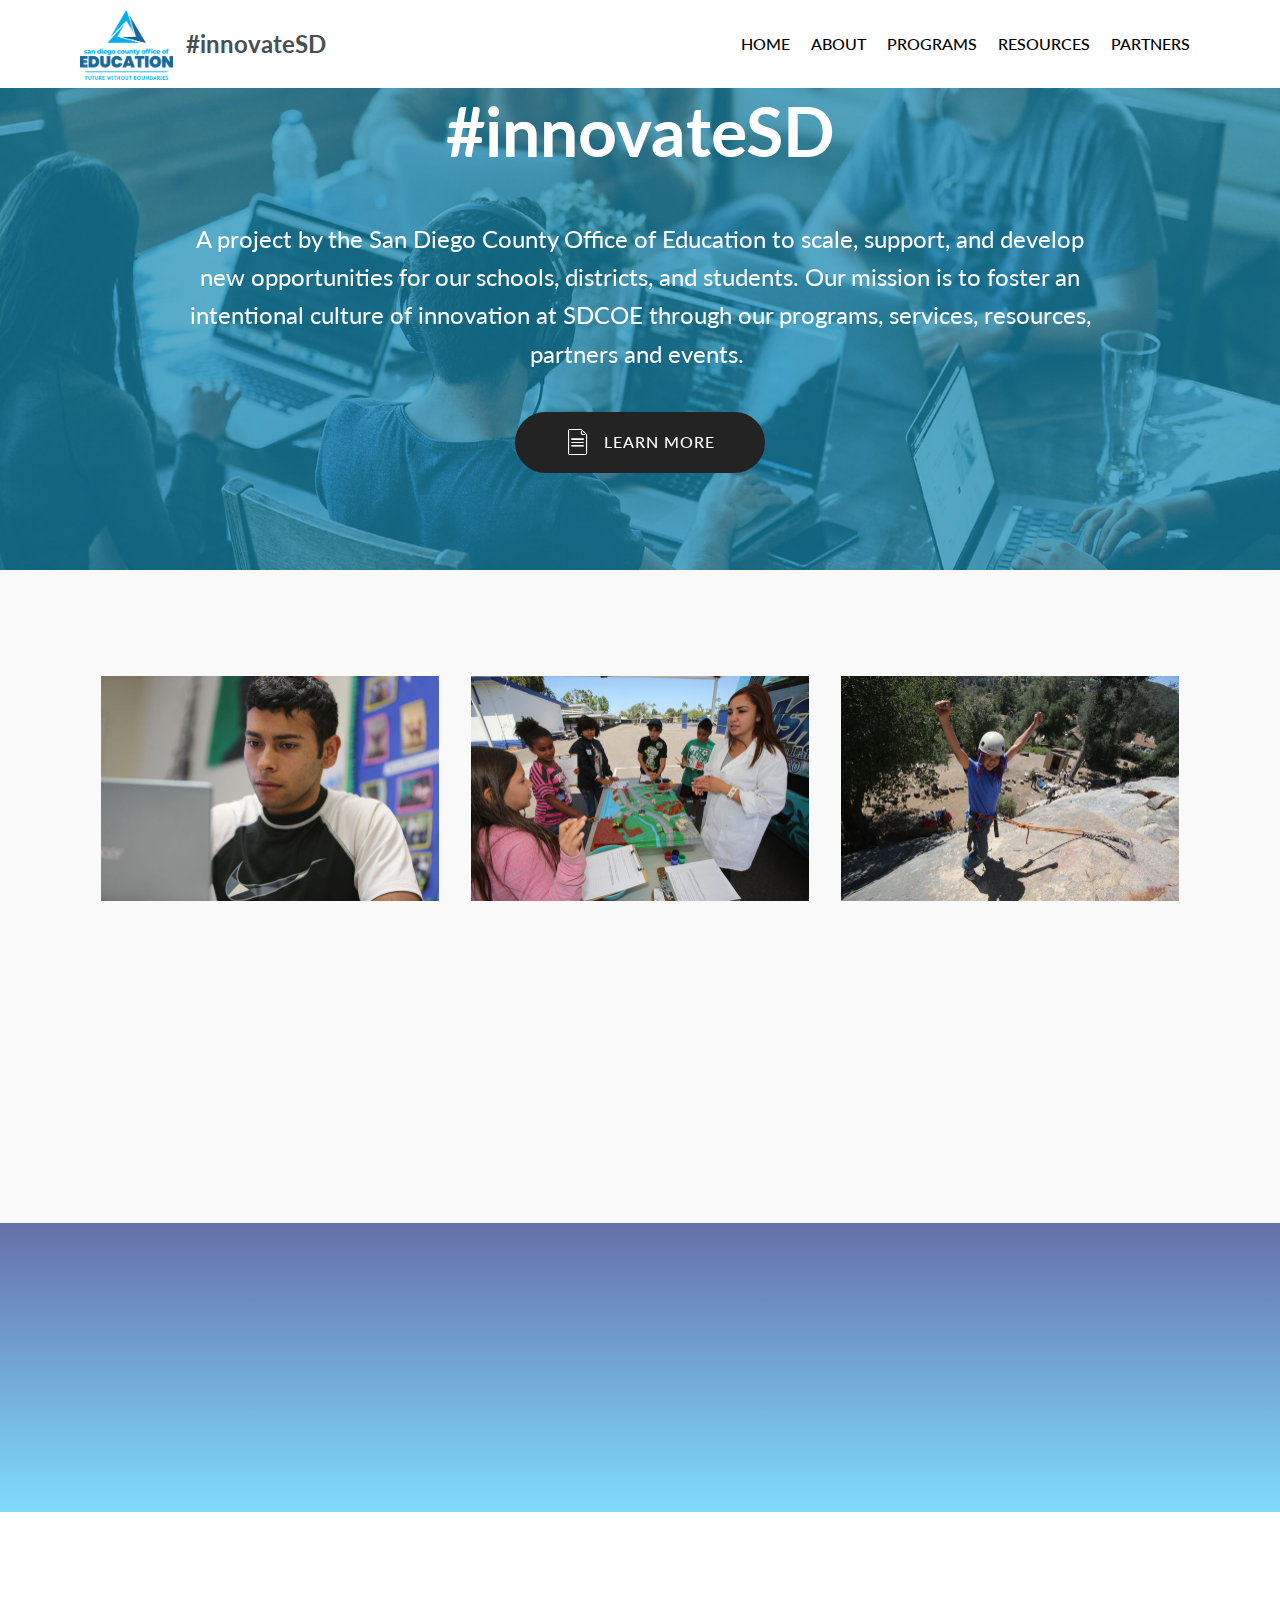
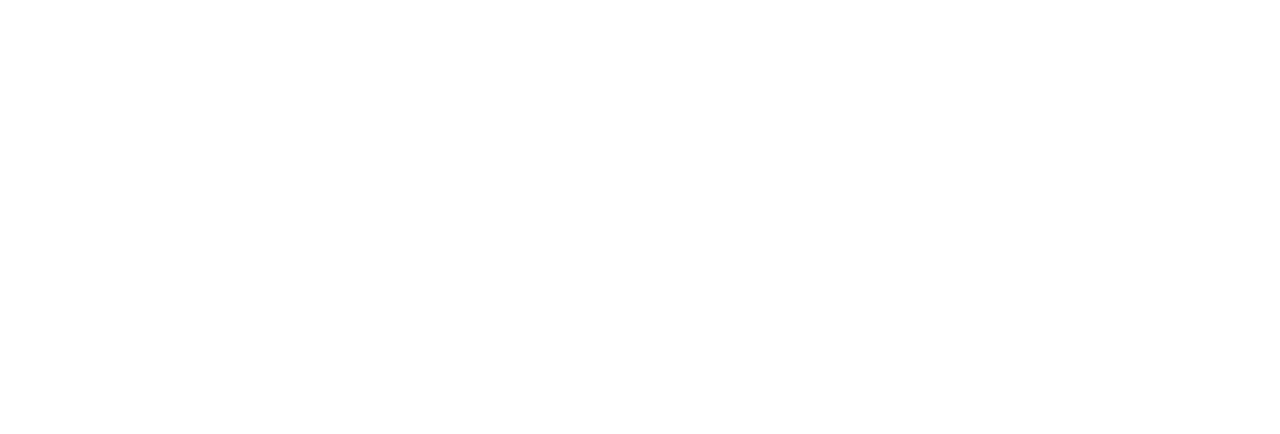
<file: index.html>
<!DOCTYPE html>
<html  >
<head>
  <!-- Site made with Mobirise Website Builder v5.5.8, https://mobirise.com -->
  <meta charset="UTF-8">
  <meta http-equiv="X-UA-Compatible" content="IE=edge">
  <meta name="generator" content="Mobirise v5.5.8, mobirise.com">
  <meta name="viewport" content="width=device-width, initial-scale=1, minimum-scale=1">
  <link rel="shortcut icon" href="assets/images/sdcoe-logo-tri-rgb-250px-224x173.png" type="image/x-icon">
  <meta name="description" content="#innovateSD: a project by the San Diego County Office of Education to scale, support, and develop new opportunities for our schools, districts, and students">
  
  
  <title>#innovateSD | Home</title>
  <link rel="stylesheet" href="assets/web/assets/mobirise-icons/mobirise-icons.css">
  <link rel="stylesheet" href="assets/bootstrap/css/bootstrap.min.css">
  <link rel="stylesheet" href="assets/bootstrap/css/bootstrap-grid.min.css">
  <link rel="stylesheet" href="assets/bootstrap/css/bootstrap-reboot.min.css">
  <link rel="stylesheet" href="assets/web/assets/gdpr-plugin/gdpr-styles.css">
  <link rel="stylesheet" href="assets/tether/tether.min.css">
  <link rel="stylesheet" href="assets/animatecss/animate.min.css">
  <link rel="stylesheet" href="assets/dropdown/css/style.css">
  <link rel="stylesheet" href="assets/socicon/css/styles.css">
  <link rel="stylesheet" href="assets/theme/css/style.css">
  <link rel="preload" href="https://fonts.googleapis.com/css?family=Lato:100,100i,300,300i,400,400i,700,700i,900,900i&display=swap" as="style" onload="this.onload=null;this.rel='stylesheet'">
  <noscript><link rel="stylesheet" href="https://fonts.googleapis.com/css?family=Lato:100,100i,300,300i,400,400i,700,700i,900,900i&display=swap"></noscript>
  <link rel="preload" as="style" href="assets/mobirise/css/mbr-additional.css"><link rel="stylesheet" href="assets/mobirise/css/mbr-additional.css" type="text/css">
  
  
  
  
</head>
<body>

<!-- Analytics -->
<!-- Global site tag (gtag.js) - Google Analytics -->
<script async src="https://www.googletagmanager.com/gtag/js?id=UA-120233607-1"></script>
<script>
  window.dataLayer = window.dataLayer || [];
  function gtag(){dataLayer.push(arguments);}
  gtag('js', new Date());

  gtag('config', 'UA-120233607-1');
</script>
<!-- /Analytics -->


  
  <section class="menu cid-qRIc35awCe" once="menu" id="menu2-6">

    

    <nav class="navbar navbar-expand beta-menu navbar-dropdown align-items-center navbar-fixed-top navbar-toggleable-sm">
        <button class="navbar-toggler navbar-toggler-right" type="button" data-toggle="collapse" data-target="#navbarSupportedContent" aria-controls="navbarSupportedContent" aria-expanded="false" aria-label="Toggle navigation">
            <div class="hamburger">
                <span></span>
                <span></span>
                <span></span>
                <span></span>
            </div>
        </button>
        <div class="menu-logo">
            <div class="navbar-brand">
                <span class="navbar-logo">
                    <a href="http://www.sdcoe.net">
                        <img src="assets/images/sdcoe-logo-tri-rgb-250px-224x173.png" alt="San Diego County Office of Education" title="San Diego County Office of Education" style="height: 4.5rem;">
                    </a>
                </span>
                <span class="navbar-caption-wrap"><a class="navbar-caption text-warning display-5" href="index.html">
                        #innovateSD</a></span>
            </div>
        </div>
        <div class="collapse navbar-collapse" id="navbarSupportedContent">
            <ul class="navbar-nav nav-dropdown nav-right" data-app-modern-menu="true"><li class="nav-item">
                    <a class="nav-link link text-black display-4" href="index.html">
                        HOME</a>
                </li><li class="nav-item"><a class="nav-link link text-black display-4" href="about.html">
                        ABOUT</a></li><li class="nav-item"><a class="nav-link link text-black display-4" href="programs.html">
                        PROGRAMS</a></li><li class="nav-item"><a class="nav-link link text-black display-4" href="resources.html">
                        RESOURCES</a></li><li class="nav-item"><a class="nav-link link text-black display-4" href="partners.html">
                        PARTNERS</a></li></ul>
            
        </div>
    </nav>
</section>

<section class="header1 cid-sVJNTvRB0f mbr-parallax-background" id="header1-5i">

    

    <div class="mbr-overlay" style="opacity: 0.6; background-color: rgb(20, 157, 204);">
    </div>

    <div class="container">
        <div class="row justify-content-md-center">
            <div class="mbr-white col-md-10">
                <h1 class="mbr-section-title align-center mbr-bold pb-3 mbr-fonts-style display-1">#innovateSD</h1>
                <h3 class="mbr-section-subtitle align-center mbr-light pb-3 mbr-fonts-style display-2"></h3>
                <p class="mbr-text align-center pb-3 mbr-fonts-style display-5">
                    A project by the San Diego County Office of Education to scale, support, and develop new opportunities for our schools, districts, and students. Our mission is to foster an intentional culture of innovation at SDCOE through our programs, services, resources, partners and events.&nbsp;<br> 
                </p>
                <div class="mbr-section-btn align-center"><a class="btn btn-md btn-secondary display-4" href="https://www.sdcoe.net/educators/innovation" target="_blank">
                        <span class="mbr-iconfont mbri-file"></span>LEARN MORE</a></div>
            </div>
        </div>
    </div>

</section>

<section class="features2 cid-qRICVz33dC" id="features2-8">

    

    
    
    <div class="container">
        <div class="media-container-row">
            <div class="card p-3 col-12 col-md-6 col-lg-4">
                <div class="card-wrapper">
                    <div class="card-img">
                        <a href="resources.html"><img src="assets/images/bayside-blended-community-school-676x451.jpg" alt="Resources" title="Resources"></a>
                    </div>
                    <div class="card-box">
                        <h4 class="card-title pb-3 mbr-fonts-style display-5">
                            <a href="resources.html">Rethink</a></h4>
                        <p class="mbr-text mbr-fonts-style display-7">Challenge the status quo and think differently in how we work, teach, and learn. Access SDCOE resources and materials to find out how you can get started!</p>
                    </div>
                </div>
            </div>

            <div class="card p-3 col-12 col-md-6 col-lg-4">
                <div class="card-wrapper">
                    <div class="card-img">
                        <a href="programs.html"><img src="assets/images/35-splash-lab-676x451.jpg" alt="Programs" title="Programs"></a>
                    </div>
                    <div class="card-box ">
                        <h4 class="card-title pb-3 mbr-fonts-style display-5">
                            <a href="programs.html">Redefine</a></h4>
                        <p class="mbr-text mbr-fonts-style display-7">Change mindsets, challenge assumptions, and bring out our best. Learn more about our programs and services that can support you to build a culture of innovation in your organization!</p>
                    </div>
                </div>
            </div>

            <div class="card p-3 col-12 col-md-6 col-lg-4">
                <div class="card-wrapper">
                    <div class="card-img">
                        <a href="partners.html"><img src="assets/images/43-cuyamaca-outdoor-school-676x451.jpg" alt="Partners" title="Partners"></a>
                    </div>
                    <div class="card-box">
                        <h4 class="card-title pb-3 mbr-fonts-style display-5">
                            <a href="partners.html">Recreate</a></h4>
                        <p class="mbr-text mbr-fonts-style display-7">Create innovative, bolder, more effective solutions. Partner with us to design and create tools, platforms, programs, and services to grow the leaders, entrepreneurs and innovators of tomorrow.</p>
                    </div>
                </div>
            </div>

            
        </div>
    </div>
</section>

<section class="cid-qRIGSQfGUO" id="social-buttons2-b">

    

    

    <div class="container">
        <div class="media-container-row">
            <div class="col-md-8 align-center">
                <h2 class="pb-3 mbr-fonts-style display-2">
                    STAY CONNECTED</h2>
                <div class="social-list pl-0 mb-0">
                    <a href="https://twitter.com/SanDiegoCOE" target="_blank">
                        <span class="px-2 mbr-iconfont mbr-iconfont-social socicon-twitter socicon"></span>
                    </a>
                    <a href="https://www.facebook.com/sandiegocoe/" target="_blank">
                        <span class="px-2 mbr-iconfont mbr-iconfont-social socicon-facebook socicon"></span>
                    </a>
                    <a href="https://www.instagram.com/SanDiegoCOE/" target="_blank">
                        <span class="px-2 mbr-iconfont mbr-iconfont-social socicon-instagram socicon"></span>
                    </a>
                    
                        <a href="https://www.linkedin.com/company/san-diego-county-office-of-education"><span class="px-2 mbr-iconfont mbr-iconfont-social socicon-linkedin socicon"></span></a>
                    
                    <a href="https://www.linkedin.com/company/san-diego-county-office-of-education" target="_blank">
                        
                    </a>
                    <a href="https://www.behance.net/Mobirise" target="_blank">
                        
                    </a>
                </div>
            </div>
        </div>
    </div>
</section>

<section class="mbr-section content6 cid-qSOZz15Gg0" id="content6-23">
    
     
    
    <div class="container">
        <div class="media-container-row">
            <div class="col-12 col-md-8">
                <div class="media-container-row">
                    <div class="mbr-figure" style="width: 60%;">
                      <a href="https://join.slack.com/t/innovatesd/shared_invite/enQtMzY4NDY0NDIyNDE4LTZiNTAyYWVkMmFkZDc1MWYzNGRlMGUyNTg1MjYyNzhkMTI3ZDY5ZWY0MjE4YjgxNTE0NDQ4ZWMxNzY3ZjZhNzE"><img src="assets/images/slack-rgbsdcoe-436x382.png" alt="Slack Channel" title="Slack Channel"></a>  
                    </div>
                    <div class="media-content">
                        <div class="mbr-section-text">
                            <p class="mbr-text mb-0 mbr-fonts-style display-7"><strong>We are on Slack! <a href="https://join.slack.com/t/innovatesd/shared_invite/enQtMzY4NDY0NDIyNDE4LTZiNTAyYWVkMmFkZDc1MWYzNGRlMGUyNTg1MjYyNzhkMTI3ZDY5ZWY0MjE4YjgxNTE0NDQ4ZWMxNzY3ZjZhNzE" target="_blank">Join the conversation</a> and real-time communication around innovation with our San Diego educational community! </strong>We'll be adding more channels as communities form around particular topics or areas of interest, so please start a conversation about what you want to see in our Slack organization.</p>
                        </div>
                    </div>
                </div>
            </div>
        </div>
    </div>
</section>

<section once="" class="cid-qRIIIIusNX mbr-reveal" id="footer7-e">

    

    

    <div class="container">
        <div class="media-container-row align-center mbr-white">
            <div class="row row-links">
                <ul class="foot-menu">
                    
                    
                    
                    
                    
                <li class="foot-menu-item mbr-fonts-style display-7"><a href="index.html" class="text-danger">Home</a></li><li class="foot-menu-item mbr-fonts-style display-7"><a href="about.html" class="text-danger">About</a></li><li class="foot-menu-item mbr-fonts-style display-7"><a href="programs.html" class="text-danger">Programs</a></li><li class="foot-menu-item mbr-fonts-style display-7"><a href="resources.html" class="text-danger">Resources</a></li><li class="foot-menu-item mbr-fonts-style display-7"><a href="partners.html" class="text-danger">Partners</a></li><li class="foot-menu-item mbr-fonts-style display-7"><a href="contact.html" class="text-danger">Contact</a></li></ul>
            </div>
            <div class="row social-row">
                <div class="social-list align-right pb-2">
                    
                    
                    
                    
                    
                    
                <div class="soc-item">
                        <a href="https://twitter.com/SanDiegoCOE" target="_blank">
                            <span class="mbr-iconfont mbr-iconfont-social socicon-twitter socicon"></span>
                        </a>
                    </div><div class="soc-item">
                        <a href="https://www.facebook.com/sandiegocoe/" target="_blank">
                            <span class="mbr-iconfont mbr-iconfont-social socicon-facebook socicon"></span>
                        </a>
                    </div><div class="soc-item">
                        <a href="https://www.instagram.com/SanDiegoCOE/" target="_blank">
                            <span class="mbr-iconfont mbr-iconfont-social socicon-instagram socicon"></span>
                        </a>
                    </div><div class="soc-item">
                        <a href="https://www.linkedin.com/company/san-diego-county-office-of-education" target="_blank">
                            <span class="mbr-iconfont mbr-iconfont-social socicon-linkedin socicon"></span>
                        </a>
                    </div></div>
            </div>
            <div class="row row-copirayt">
                <p class="mbr-text mb-0 mbr-fonts-style mbr-white align-center display-7">
                    © San Diego County Office of Education - All Rights Reserved
                </p>
            </div>
        </div>
    </div>
</section><section style="background-color: #fff; font-family: -apple-system, BlinkMacSystemFont, 'Segoe UI', 'Roboto', 'Helvetica Neue', Arial, sans-serif; color:#aaa; font-size:12px; padding: 0; align-items: center; display: flex;"><a href="https://mobirise.site/f" style="flex: 1 1; height: 3rem; padding-left: 1rem;"></a><p style="flex: 0 0 auto; margin:0; padding-right:1rem;"><a href="https://mobirise.site/c" style="color:#aaa;">This</a> website was started with Mobirise</p></section><script src="assets/popper/popper.min.js"></script>  <script src="assets/web/assets/jquery/jquery.min.js"></script>  <script src="assets/bootstrap/js/bootstrap.min.js"></script>  <script src="assets/tether/tether.min.js"></script>  <script src="assets/smoothscroll/smooth-scroll.js"></script>  <script src="assets/viewportchecker/jquery.viewportchecker.js"></script>  <script src="assets/parallax/jarallax.min.js"></script>  <script src="assets/dropdown/js/nav-dropdown.js"></script>  <script src="assets/dropdown/js/navbar-dropdown.js"></script>  <script src="assets/touchswipe/jquery.touch-swipe.min.js"></script>  <script src="assets/sociallikes/social-likes.js"></script>  <script src="assets/theme/js/script.js"></script>  
  
  
 <div id="scrollToTop" class="scrollToTop mbr-arrow-up"><a style="text-align: center;"><i class="mbr-arrow-up-icon mbr-arrow-up-icon-cm cm-icon cm-icon-smallarrow-up"></i></a></div>
    <input name="animation" type="hidden">
  </body>
</html>
</file>
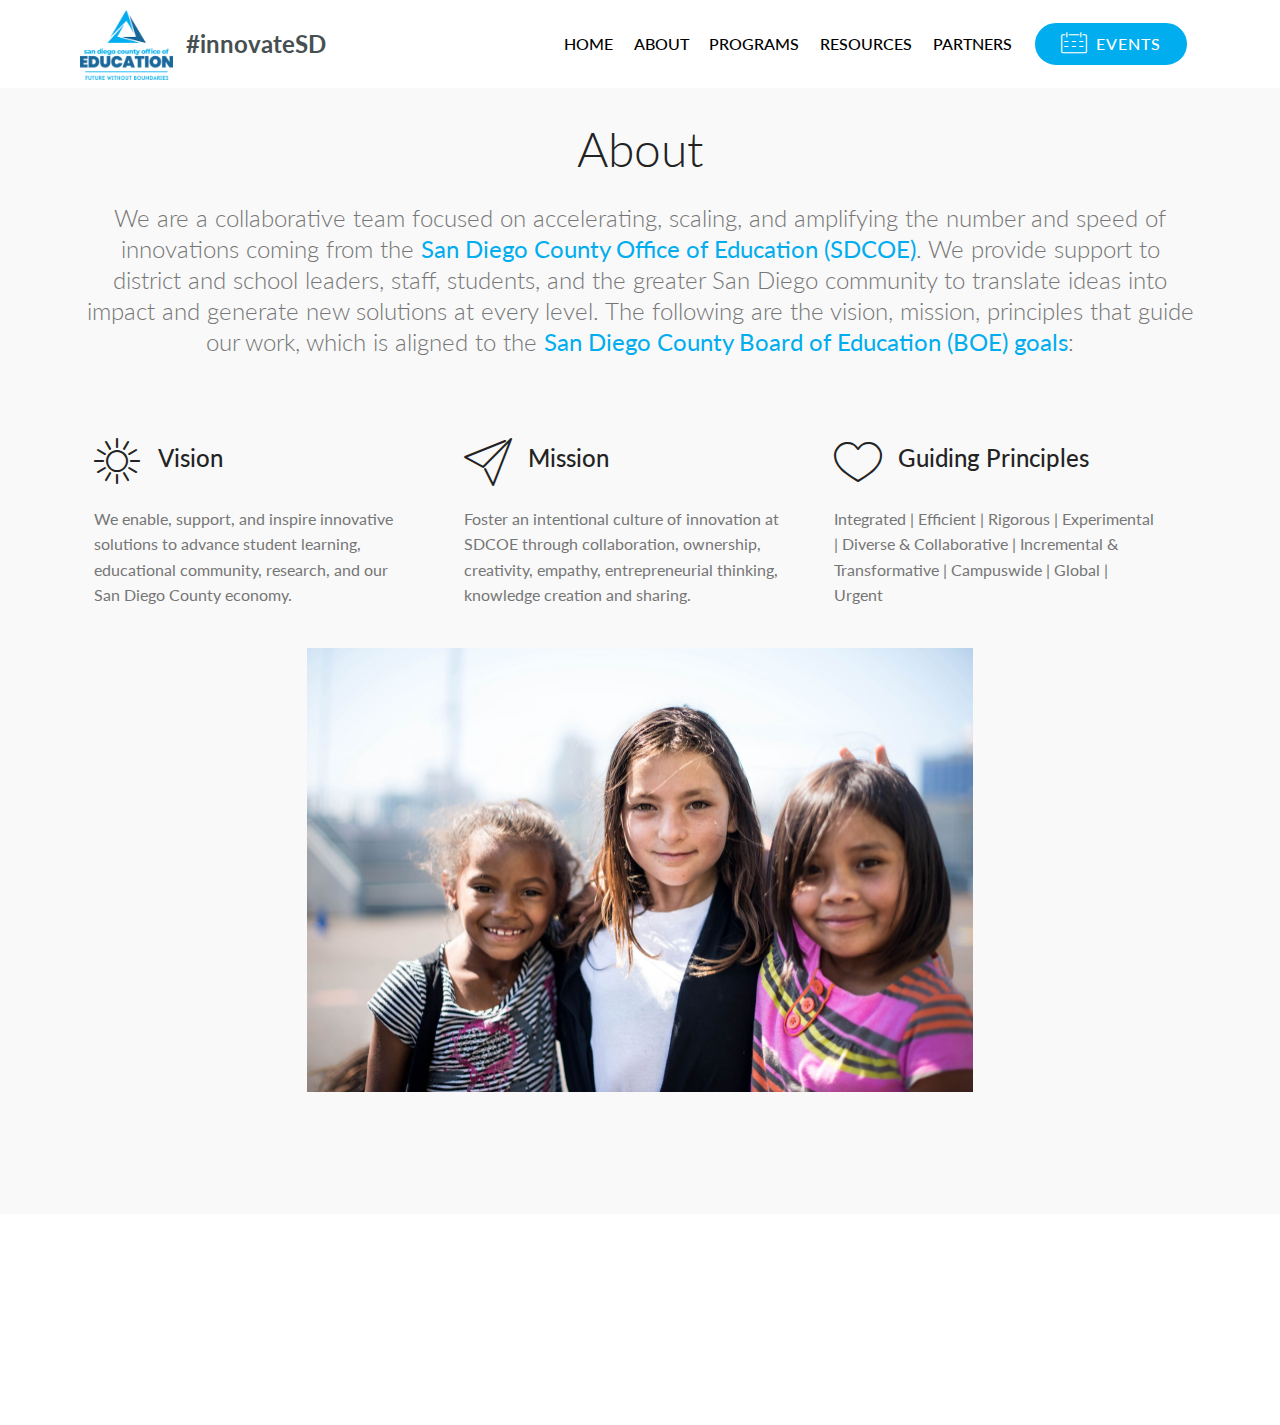
<file: about.html>
<!DOCTYPE html>
<html  >
<head>
  <!-- Site made with Mobirise Website Builder v5.5.8, https://mobirise.com -->
  <meta charset="UTF-8">
  <meta http-equiv="X-UA-Compatible" content="IE=edge">
  <meta name="generator" content="Mobirise v5.5.8, mobirise.com">
  <meta name="viewport" content="width=device-width, initial-scale=1, minimum-scale=1">
  <link rel="shortcut icon" href="assets/images/sdcoe-logo-tri-rgb-250px-224x173.png" type="image/x-icon">
  <meta name="description" content="">
  
  
  <title>#innovateSD | About</title>
  <link rel="stylesheet" href="assets/web/assets/mobirise-icons/mobirise-icons.css">
  <link rel="stylesheet" href="assets/bootstrap/css/bootstrap.min.css">
  <link rel="stylesheet" href="assets/bootstrap/css/bootstrap-grid.min.css">
  <link rel="stylesheet" href="assets/bootstrap/css/bootstrap-reboot.min.css">
  <link rel="stylesheet" href="assets/web/assets/gdpr-plugin/gdpr-styles.css">
  <link rel="stylesheet" href="assets/tether/tether.min.css">
  <link rel="stylesheet" href="assets/animatecss/animate.min.css">
  <link rel="stylesheet" href="assets/dropdown/css/style.css">
  <link rel="stylesheet" href="assets/socicon/css/styles.css">
  <link rel="stylesheet" href="assets/theme/css/style.css">
  <link rel="preload" href="https://fonts.googleapis.com/css?family=Lato:100,100i,300,300i,400,400i,700,700i,900,900i&display=swap" as="style" onload="this.onload=null;this.rel='stylesheet'">
  <noscript><link rel="stylesheet" href="https://fonts.googleapis.com/css?family=Lato:100,100i,300,300i,400,400i,700,700i,900,900i&display=swap"></noscript>
  <link rel="preload" as="style" href="assets/mobirise/css/mbr-additional.css"><link rel="stylesheet" href="assets/mobirise/css/mbr-additional.css" type="text/css">
  
  
  
  
</head>
<body>

<!-- Analytics -->
<!-- Global site tag (gtag.js) - Google Analytics -->
<script async src="https://www.googletagmanager.com/gtag/js?id=UA-120233607-1"></script>
<script>
  window.dataLayer = window.dataLayer || [];
  function gtag(){dataLayer.push(arguments);}
  gtag('js', new Date());

  gtag('config', 'UA-120233607-1');
</script>
<!-- /Analytics -->


  
  <section class="menu cid-qRIc35awCe" once="menu" id="menu2-24">

    

    <nav class="navbar navbar-expand beta-menu navbar-dropdown align-items-center navbar-fixed-top navbar-toggleable-sm">
        <button class="navbar-toggler navbar-toggler-right" type="button" data-toggle="collapse" data-target="#navbarSupportedContent" aria-controls="navbarSupportedContent" aria-expanded="false" aria-label="Toggle navigation">
            <div class="hamburger">
                <span></span>
                <span></span>
                <span></span>
                <span></span>
            </div>
        </button>
        <div class="menu-logo">
            <div class="navbar-brand">
                <span class="navbar-logo">
                    <a href="http://www.sdcoe.net">
                        <img src="assets/images/sdcoe-logo-tri-rgb-250px-224x173.png" alt="San Diego County Office of Education" title="San Diego County Office of Education" style="height: 4.5rem;">
                    </a>
                </span>
                <span class="navbar-caption-wrap"><a class="navbar-caption text-warning display-5" href="index.html">
                        #innovateSD</a></span>
            </div>
        </div>
        <div class="collapse navbar-collapse" id="navbarSupportedContent">
            <ul class="navbar-nav nav-dropdown" data-app-modern-menu="true"><li class="nav-item">
                    <a class="nav-link link text-black display-4" href="index.html">
                        HOME</a>
                </li><li class="nav-item"><a class="nav-link link text-black display-4" href="about.html">
                        ABOUT</a></li><li class="nav-item"><a class="nav-link link text-black display-4" href="programs.html">
                        PROGRAMS</a></li><li class="nav-item"><a class="nav-link link text-black display-4" href="resources.html">
                        RESOURCES</a></li><li class="nav-item"><a class="nav-link link text-black display-4" href="partners.html">
                        PARTNERS</a></li></ul>
            <div class="navbar-buttons mbr-section-btn"><a class="btn btn-sm btn-primary display-4" href="events.html"><span class="mbri-calendar mbr-iconfont mbr-iconfont-btn"></span>
                    
                    EVENTS</a></div>
        </div>
    </nav>
</section>

<section class="features14 cid-qSP6rkgGdB" id="features14-29">
    
    

    
    <div class="container align-center">
        <h2 class="mbr-section-title pb-3 mbr-fonts-style display-2">
            About</h2>
        <h3 class="mbr-section-subtitle pb-5 mbr-fonts-style display-5">We are a collaborative team focused on accelerating, scaling, and amplifying the number and speed of innovations coming from the <a href="http://www.sdcoe.net">San Diego County Office of Education (SDCOE)</a>. We provide support to district and school leaders, staff, students, and the greater San Diego community to translate ideas into impact and generate new solutions at every level. The following are the vision, mission, principles that guide our work, which is aligned to the <a href="http://www.sdcoe.net/Board/Pages/board-goals.aspx">San Diego County Board of Education (BOE) goals</a>:</h3>
        <div class="media-container-column">
            <div class="row justify-content-center">
                <div class="card p-4 col-12 col-md-6 col-lg-4">
                    <div class="media pb-3">
                        <div class="card-img align-self-center">
                            <span class="mbr-iconfont mbri-sun2"></span>
                        </div>
                        <div class="media-body">
                            <h4 class="card-title py-2 align-left mbr-fonts-style display-5">
                                Vision</h4>
                        </div>
                    </div>                
                    <div class="card-box align-left">
                        <p class="mbr-text mbr-fonts-style display-7">
                           We enable, support, and inspire innovative solutions to advance student learning, educational community, research, and our San Diego County economy.</p>
                    </div>
                </div>

                <div class="card p-4 col-12 col-md-6 col-lg-4">
                <div class="media pb-3">
                    <div class="card-img align-self-center">
                        <span class="mbr-iconfont mbri-paper-plane"></span>
                    </div>
                    <div class="media-body">
                        <h4 class="card-title py-2 align-left mbr-fonts-style display-5">
                                Mission</h4>
                    </div>
                </div>
                    <div class="card-box align-left">
                        <p class="mbr-text mbr-fonts-style display-7">
                            Foster an intentional culture of innovation at SDCOE through collaboration, ownership, creativity, empathy, entrepreneurial thinking, knowledge creation and sharing.</p>
                    </div>
                </div>

                <div class="card p-4 col-12 col-md-6 col-lg-4">
                <div class="media pb-3">
                    <div class="card-img align-self-center">
                        <span class="mbr-iconfont mbri-hearth"></span>
                    </div>
                    <div class="media-body">
                        <h4 class="card-title py-2 align-left mbr-fonts-style display-5">
                            Guiding Principles</h4>
                    </div>
                </div>
                    <div class="card-box align-left">
                        <p class="mbr-text mbr-fonts-style display-7">
                           Integrated | Efficient | Rigorous | Experimental | Diverse &amp; Collaborative | Incremental &amp; Transformative | Campuswide | Global | Urgent</p>
                    </div>
                </div>

                
            </div>
            <div class="media-container-row image-row">
                <div class="mbr-figure" style="width: 60%;">
                    <img src="assets/images/40-monarch-school-1-1332x889.jpg" alt="Mobirise" title="">
                </div>
            </div>
        </div>
    </div>
</section>

<section once="" class="cid-qRIIIIusNX mbr-reveal" id="footer7-25">

    

    

    <div class="container">
        <div class="media-container-row align-center mbr-white">
            <div class="row row-links">
                <ul class="foot-menu">
                    
                    
                    
                    
                    
                <li class="foot-menu-item mbr-fonts-style display-7"><a href="index.html" class="text-danger">Home</a></li><li class="foot-menu-item mbr-fonts-style display-7"><a href="about.html" class="text-danger">About</a></li><li class="foot-menu-item mbr-fonts-style display-7"><a href="programs.html" class="text-danger">Programs</a></li><li class="foot-menu-item mbr-fonts-style display-7"><a href="resources.html" class="text-danger">Resources</a></li><li class="foot-menu-item mbr-fonts-style display-7"><a href="partners.html" class="text-danger">Partners</a></li><li class="foot-menu-item mbr-fonts-style display-7"><a href="contact.html" class="text-danger">Contact</a></li></ul>
            </div>
            <div class="row social-row">
                <div class="social-list align-right pb-2">
                    
                    
                    
                    
                    
                    
                <div class="soc-item">
                        <a href="https://twitter.com/SanDiegoCOE" target="_blank">
                            <span class="mbr-iconfont mbr-iconfont-social socicon-twitter socicon"></span>
                        </a>
                    </div><div class="soc-item">
                        <a href="https://www.facebook.com/sandiegocoe/" target="_blank">
                            <span class="mbr-iconfont mbr-iconfont-social socicon-facebook socicon"></span>
                        </a>
                    </div><div class="soc-item">
                        <a href="https://www.instagram.com/SanDiegoCOE/" target="_blank">
                            <span class="mbr-iconfont mbr-iconfont-social socicon-instagram socicon"></span>
                        </a>
                    </div><div class="soc-item">
                        <a href="https://www.linkedin.com/company/san-diego-county-office-of-education" target="_blank">
                            <span class="mbr-iconfont mbr-iconfont-social socicon-linkedin socicon"></span>
                        </a>
                    </div></div>
            </div>
            <div class="row row-copirayt">
                <p class="mbr-text mb-0 mbr-fonts-style mbr-white align-center display-7">
                    © San Diego County Office of Education - All Rights Reserved
                </p>
            </div>
        </div>
    </div>
</section><section style="background-color: #fff; font-family: -apple-system, BlinkMacSystemFont, 'Segoe UI', 'Roboto', 'Helvetica Neue', Arial, sans-serif; color:#aaa; font-size:12px; padding: 0; align-items: center; display: flex;"><a href="https://mobirise.site/x" style="flex: 1 1; height: 3rem; padding-left: 1rem;"></a><p style="flex: 0 0 auto; margin:0; padding-right:1rem;">Create your own <a href="https://mobirise.site/y" style="color:#aaa;">web page</a> with Mobirise</p></section><script src="assets/popper/popper.min.js"></script>  <script src="assets/web/assets/jquery/jquery.min.js"></script>  <script src="assets/bootstrap/js/bootstrap.min.js"></script>  <script src="assets/tether/tether.min.js"></script>  <script src="assets/smoothscroll/smooth-scroll.js"></script>  <script src="assets/viewportchecker/jquery.viewportchecker.js"></script>  <script src="assets/dropdown/js/nav-dropdown.js"></script>  <script src="assets/dropdown/js/navbar-dropdown.js"></script>  <script src="assets/touchswipe/jquery.touch-swipe.min.js"></script>  <script src="assets/theme/js/script.js"></script>  
  
  
 <div id="scrollToTop" class="scrollToTop mbr-arrow-up"><a style="text-align: center;"><i class="mbr-arrow-up-icon mbr-arrow-up-icon-cm cm-icon cm-icon-smallarrow-up"></i></a></div>
    <input name="animation" type="hidden">
  </body>
</html>
</file>
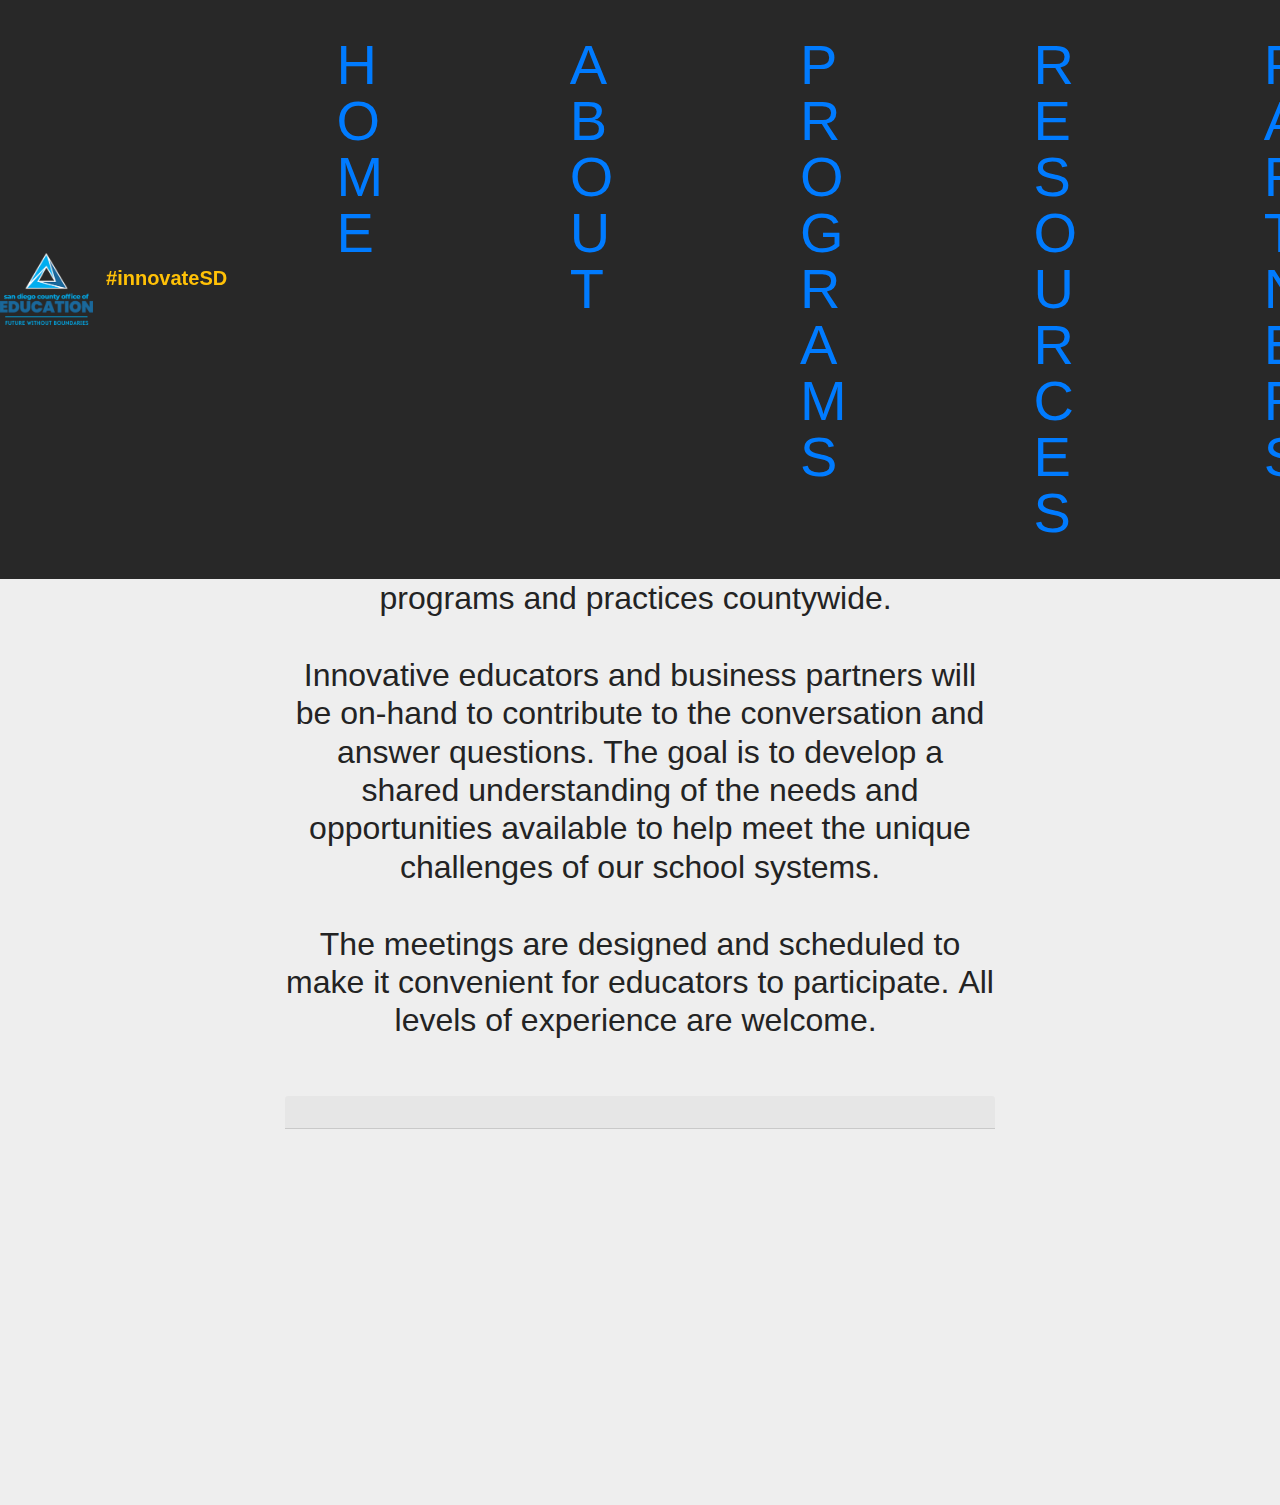
<file: clusters.html>
<!DOCTYPE html>
<html  >
<head>
  <!-- Site made with Mobirise Website Builder v4.9.7, https://mobirise.com -->
  <meta charset="UTF-8">
  <meta http-equiv="X-UA-Compatible" content="IE=edge">
  <meta name="generator" content="Mobirise v4.9.7, mobirise.com">
  <meta name="viewport" content="width=device-width, initial-scale=1, minimum-scale=1">
  <link rel="shortcut icon" href="assets/images/sdcoe-logo-tri-rgb-250px-224x173.png" type="image/x-icon">
  <meta name="description" content="SDCOE Innovation Collaborative (Main/Metro, North, South, East, Charters)">
  
  <title>#innovateSD | Innovation Collaborative</title>
  <link rel="stylesheet" href="assets/web/assets/mobirise-icons/mobirise-icons.css">
  <link rel="stylesheet" href="assets/tether/tether.min.css">
  <link rel="stylesheet" href="assets/bootstrap/css/bootstrap.min.css">
  <link rel="stylesheet" href="assets/bootstrap/css/bootstrap-grid.min.css">
  <link rel="stylesheet" href="assets/bootstrap/css/bootstrap-reboot.min.css">
  <link rel="stylesheet" href="assets/gdpr-plugin/gdpr-styles.css">
  <link rel="stylesheet" href="assets/socicon/css/styles.css">
  <link rel="stylesheet" href="assets/animatecss/animate.min.css">
  <link rel="stylesheet" href="assets/dropdown/css/style.css">
  <link rel="stylesheet" href="assets/theme/css/style.css">
  <link rel="stylesheet" href="assets/mobirise/css/mbr-additional.css" type="text/css">
  
  
  
</head>
<body>

<!-- Google Analytics -->
<!-- Global site tag (gtag.js) - Google Analytics -->
<script async src="https://www.googletagmanager.com/gtag/js?id=UA-120233607-1"></script>
<script>
  window.dataLayer = window.dataLayer || [];
  function gtag(){dataLayer.push(arguments);}
  gtag('js', new Date());

  gtag('config', 'UA-120233607-1');
</script>
<!-- /Google Analytics -->


  <section class="menu cid-qRIc35awCe" once="menu" id="menu2-36">

    

    <nav class="navbar navbar-expand beta-menu navbar-dropdown align-items-center navbar-fixed-top navbar-toggleable-sm">
        <button class="navbar-toggler navbar-toggler-right" type="button" data-toggle="collapse" data-target="#navbarSupportedContent" aria-controls="navbarSupportedContent" aria-expanded="false" aria-label="Toggle navigation">
            <div class="hamburger">
                <span></span>
                <span></span>
                <span></span>
                <span></span>
            </div>
        </button>
        <div class="menu-logo">
            <div class="navbar-brand">
                <span class="navbar-logo">
                    <a href="http://www.sdcoe.net">
                        <img src="assets/images/sdcoe-logo-tri-rgb-250px-224x173.png" alt="San Diego County Office of Education" title="San Diego County Office of Education" style="height: 4.5rem;">
                    </a>
                </span>
                <span class="navbar-caption-wrap"><a class="navbar-caption text-warning display-5" href="index.html">
                        #innovateSD</a></span>
            </div>
        </div>
        <div class="collapse navbar-collapse" id="navbarSupportedContent">
            <ul class="navbar-nav nav-dropdown" data-app-modern-menu="true"><li class="nav-item">
                    <a class="nav-link link text-black display-4" href="index.html">
                        HOME</a>
                </li><li class="nav-item"><a class="nav-link link text-black display-4" href="about.html">
                        ABOUT</a></li><li class="nav-item"><a class="nav-link link text-black display-4" href="programs.html">
                        PROGRAMS</a></li><li class="nav-item"><a class="nav-link link text-black display-4" href="resources.html">
                        RESOURCES</a></li><li class="nav-item"><a class="nav-link link text-black display-4" href="partners.html">
                        PARTNERS</a></li><li class="nav-item"><a class="nav-link link text-black display-4" href="contact.html">
                        CONTACT</a></li></ul>
            <div class="navbar-buttons mbr-section-btn"><a class="btn btn-sm btn-primary display-4" href="events.html"><span class="mbri-calendar mbr-iconfont mbr-iconfont-btn"></span>
                    
                    EVENTS</a></div>
        </div>
    </nav>
</section>

<section class="engine"><a href="https://mobirise.info/t">amp templates</a></section><section class="mbr-section info1 cid-r2YSDKf6qx" id="info1-3a">

    

    
    <div class="container">
        <div class="row justify-content-center content-row">
            <div class="media-container-column title col-12 col-lg-7 col-md-6">
                
                <h2 class="align-left mbr-bold mbr-fonts-style display-2">SDCOE - Innovation Collaborative&nbsp;</h2>
            </div>
            <div class="media-container-column col-12 col-lg-3 col-md-4">
                
            </div>
        </div>
    </div>
</section>

<section class="toggle1 cid-r2YTA77vEK" id="toggle1-3c">

    

    
        <div class="container">
            <div class="media-container-row">
                <div class="col-12 col-md-8">
                    <div class="section-head text-center space30">
                       <h2 class="mbr-section-title pb-5 mbr-fonts-style display-5">New regional Innovation&nbsp;Collaboratives are open to&nbsp;any educator&nbsp;who supports students&nbsp;in grades&nbsp;K-16 and is&nbsp;interested in innovative practices in education.<div><br></div><div>At&nbsp;Innovation Collaboratives, participants will learn about&nbsp;current best practices and discuss how&nbsp;to support, scale, and accelerate innovative programs and practices countywide.&nbsp;</div><div><br></div><div>Innovative educators and business partners will be on-hand to contribute to the conversation&nbsp;and answer questions. The goal is to&nbsp;develop&nbsp;a shared understanding of the needs and opportunities available to help meet the unique challenges of our school systems.</div><div><br></div><div>The meetings are designed and scheduled&nbsp;to make it convenient for&nbsp;educators to&nbsp;participate.&nbsp;All levels of experience are welcome.&nbsp;</div></h2>
                    </div>
                    <div class="clearfix"></div>
                    <div id="bootstrap-toggle" class="toggle-panel accordionStyles tab-content">
                        <div class="card">
                            <div class="card-header" role="tab" id="headingOne">
                                <a role="button" class="collapsed panel-title text-black" data-toggle="collapse" data-parent="#accordion" data-core="" href="#collapse1_36" aria-expanded="false" aria-controls="collapse1">
                                    <h4 class="mbr-fonts-style display-5"></h4>
                                </a>
                            </div>
                            <div id="collapse1_36" class="panel-collapse noScroll collapse" role="tabpanel" aria-labelledby="headingOne">
                                <div class="panel-body p-4">
                                    <p class="mbr-fonts-style panel-text display-7">November 15, 2018 - Site visit and two 2 hour sessions<br><br>Site Visit - 1290 Ebony Avenue, Imperial Beach, CA 91932<br><br>10:00 AM - 12:00 PM (Limited to 15 Attendees) - <a href="https://sdcoe.k12oms.org/eventdetail.php?gid=2287&id=158710" target="_blank">Register</a><br><br>Meetings - 601 Elm Avenue, Imperial Beach, CA 91932<br><br>1:00 - 3:00 PM - <a href="https://sdcoe.k12oms.org/eventdetail.php?gid=2287&id=158710" target="_blank">Register</a><br><br>3:30 - 5:30 PM - <a href="https://sdcoe.k12oms.org/eventdetail.php?gid=2287&id=158710" target="_blank">Register</a></p><p></p><br><p></p><p></p><p></p><p></p><p></p><p></p><p></p>
                                </div>
                            </div>
                        </div>
                        
                        
                        
                        
                        
                    </div>
                </div>
            </div>
        </div>
</section>

<section class="mbr-section info2 cid-r2Z0Ja7VEN" id="info2-3h">

    

    

    <div class="container">
        <div class="row main justify-content-center">
            <div class="media-container-column col-12 col-lg-3 col-md-4">
                <div class="mbr-section-btn align-left py-4"><a class="btn btn-primary display-4" href="mailto:innovation@sdcoe.net"><span class="socicon socicon-mail mbr-iconfont mbr-iconfont-btn"></span>Contact #InnovateSD</a></div>
            </div>
            <div class="media-container-column title col-12 col-lg-7 col-md-6">
                <h2 class="align-right mbr-bold mbr-white pb-3 mbr-fonts-style display-2">Business Sponsorship Opportunities Available</h2>
                
            </div>
        </div>
    </div>
</section>


  <script src="assets/web/assets/jquery/jquery.min.js"></script>
  <script src="assets/popper/popper.min.js"></script>
  <script src="assets/tether/tether.min.js"></script>
  <script src="assets/bootstrap/js/bootstrap.min.js"></script>
  <script src="assets/smoothscroll/smooth-scroll.js"></script>
  <script src="assets/touchswipe/jquery.touch-swipe.min.js"></script>
  <script src="assets/viewportchecker/jquery.viewportchecker.js"></script>
  <script src="assets/mbr-switch-arrow/mbr-switch-arrow.js"></script>
  <script src="assets/dropdown/js/script.min.js"></script>
  <script src="assets/theme/js/script.js"></script>
  
  
 <div id="scrollToTop" class="scrollToTop mbr-arrow-up"><a style="text-align: center;"><i class="mbr-arrow-up-icon mbr-arrow-up-icon-cm cm-icon cm-icon-smallarrow-up"></i></a></div>
    <input name="animation" type="hidden">
  </body>
</html>
</file>
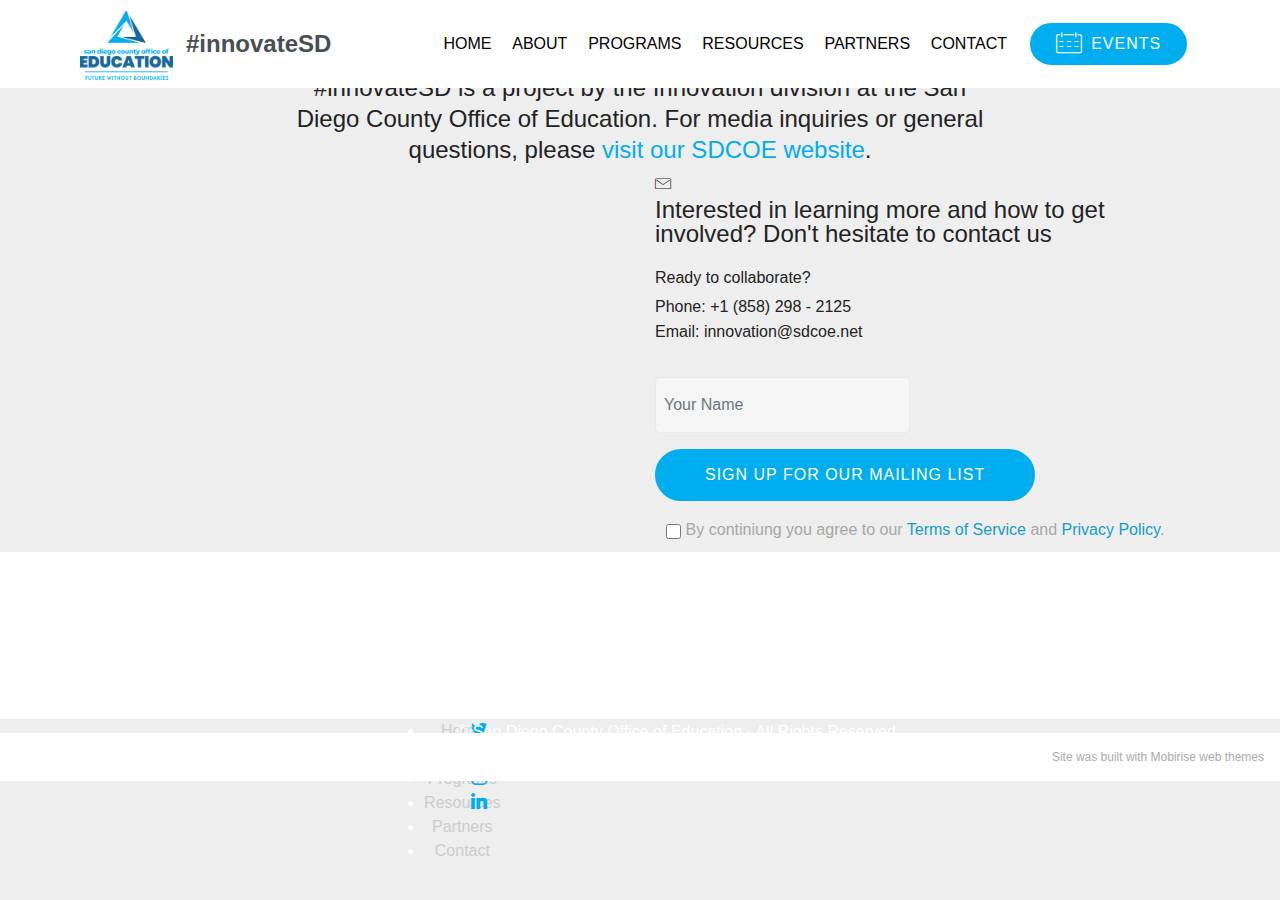
<file: contact.html>
<!DOCTYPE html>
<html  >
<head>
  <!-- Site made with Mobirise Website Builder v5.3.0, https://mobirise.com -->
  <meta charset="UTF-8">
  <meta http-equiv="X-UA-Compatible" content="IE=edge">
  <meta name="generator" content="Mobirise v5.3.0, mobirise.com">
  <meta name="viewport" content="width=device-width, initial-scale=1, minimum-scale=1">
  <link rel="shortcut icon" href="assets/images/sdcoe-logo-tri-rgb-250px-224x173.png" type="image/x-icon">
  <meta name="description" content="Contact">
  
  
  <title>#innovateSD | Contact</title>
  <link rel="stylesheet" href="assets/web/assets/mobirise-icons/mobirise-icons.css">
  <link rel="stylesheet" href="assets/bootstrap/css/bootstrap.min.css">
  <link rel="stylesheet" href="assets/bootstrap/css/bootstrap-grid.min.css">
  <link rel="stylesheet" href="assets/bootstrap/css/bootstrap-reboot.min.css">
  <link rel="stylesheet" href="assets/web/assets/gdpr-plugin/gdpr-styles.css">
  <link rel="stylesheet" href="assets/tether/tether.min.css">
  <link rel="stylesheet" href="assets/animatecss/animate.min.css">
  <link rel="stylesheet" href="assets/dropdown/css/style.css">
  <link rel="stylesheet" href="assets/socicon/css/styles.css">
  <link rel="stylesheet" href="assets/theme/css/style.css">
  <link rel="preload" as="style" href="assets/mobirise/css/mbr-additional.css"><link rel="stylesheet" href="assets/mobirise/css/mbr-additional.css" type="text/css">
  
  
  
  
</head>
<body>

<!-- Analytics -->
<!-- Global site tag (gtag.js) - Google Analytics -->
<script async src="https://www.googletagmanager.com/gtag/js?id=UA-120233607-1"></script>
<script>
  window.dataLayer = window.dataLayer || [];
  function gtag(){dataLayer.push(arguments);}
  gtag('js', new Date());

  gtag('config', 'UA-120233607-1');
</script>
<!-- /Analytics -->


  
  <section class="menu cid-qRIc35awCe" once="menu" id="menu2-z">

    

    <nav class="navbar navbar-expand beta-menu navbar-dropdown align-items-center navbar-fixed-top navbar-toggleable-sm">
        <button class="navbar-toggler navbar-toggler-right" type="button" data-toggle="collapse" data-target="#navbarSupportedContent" aria-controls="navbarSupportedContent" aria-expanded="false" aria-label="Toggle navigation">
            <div class="hamburger">
                <span></span>
                <span></span>
                <span></span>
                <span></span>
            </div>
        </button>
        <div class="menu-logo">
            <div class="navbar-brand">
                <span class="navbar-logo">
                    <a href="http://www.sdcoe.net">
                        <img src="assets/images/sdcoe-logo-tri-rgb-250px-224x173.png" alt="San Diego County Office of Education" title="San Diego County Office of Education" style="height: 4.5rem;">
                    </a>
                </span>
                <span class="navbar-caption-wrap"><a class="navbar-caption text-warning display-5" href="index.html">
                        #innovateSD</a></span>
            </div>
        </div>
        <div class="collapse navbar-collapse" id="navbarSupportedContent">
            <ul class="navbar-nav nav-dropdown" data-app-modern-menu="true"><li class="nav-item">
                    <a class="nav-link link text-black display-4" href="index.html">
                        HOME</a>
                </li><li class="nav-item"><a class="nav-link link text-black display-4" href="about.html">
                        ABOUT</a></li><li class="nav-item"><a class="nav-link link text-black display-4" href="programs.html">
                        PROGRAMS</a></li><li class="nav-item"><a class="nav-link link text-black display-4" href="resources.html">
                        RESOURCES</a></li><li class="nav-item"><a class="nav-link link text-black display-4" href="partners.html">
                        PARTNERS</a></li><li class="nav-item"><a class="nav-link link text-black display-4" href="contact.html">
                        CONTACT</a></li></ul>
            <div class="navbar-buttons mbr-section-btn"><a class="btn btn-sm btn-primary display-4" href="events.html"><span class="mbri-calendar mbr-iconfont mbr-iconfont-btn"></span>
                    
                    EVENTS</a></div>
        </div>
    </nav>
</section>

<section class="mbr-section content4 cid-qSO2hJjo4W" id="content4-17">

    

    <div class="container">
        <div class="media-container-row">
            <div class="title col-12 col-md-8">
                <h2 class="align-center pb-3 mbr-fonts-style display-2">
                    Contact us!</h2>
                <h3 class="mbr-section-subtitle align-center mbr-light mbr-fonts-style display-5">
                    #innovateSD is a project by the Innovation division at the San Diego County Office of Education. For media inquiries or general questions, please <a href="http://www.sdcoe.net/about-sdcoe/Pages/contact-us.aspx" target="_blank">visit our SDCOE website</a>.<br></h3>
                
            </div>
        </div>
    </div>
</section>

<section class="mbr-section form4 cid-qSNe6xUjTk" id="form4-15">

    

    
    <div class="container">
        <div class="row">
            <div class="col-md-6">
                <div class="google-map"><iframe frameborder="0" style="border:0" src="https://www.google.com/maps/embed/v1/place?key=AIzaSyCZI5F_k6S1k46ujh0SNrapM89f7mJxd30&amp;q=San Diego County Office of Education6401 Linda Vista RoadSan Diego, CA 92111" allowfullscreen=""></iframe></div>
            </div>
            <div class="col-md-6">
                
                <div>
                    <div class="icon-block pb-3">
                        <span class="icon-block__icon">
                            <span class="mbri-letter mbr-iconfont"></span>
                        </span>
                        <h4 class="icon-block__title align-left mbr-fonts-style display-5">Interested in learning more and how to get involved? Don't hesitate to contact us
                        </h4>
                    </div>
                    <div class="icon-contacts pb-3">
                        <h5 class="align-left mbr-fonts-style display-7">
                            Ready to collaborate?</h5>
                        <p class="mbr-text align-left mbr-fonts-style display-7">
                            Phone: +1 (858) 298 - 2125<br>
                            Email: innovation@sdcoe.net</p>
                    </div>
                </div>
                <div data-form-type="formoid">
                    <div data-form-alert="" hidden="">Thanks for joining our mailing list!</div>
                    <form class="block mbr-form" action="https://mobirise.eu/" method="post" data-form-title="Mobirise Form"><input type="hidden" name="email" data-form-email="true" value="q3mzcNI3zLcyFFXJS89QPsD+cgBBb6PvlizgQx3gHD7T0kB/RpQ0/LGQ6fTTIdccLdENnTz/aoY4QITlNg1PJn8NiK8iGlkmhwkL+Fn+bHOdgFZ5HqtXAgA4ORpci4SP">
                        <div class="row">
                            <div class="col-md-6 multi-horizontal" data-for="name">
                                <input type="text" class="form-control input" name="name" data-form-field="Name" placeholder="Your Name" required="" id="name-form4-15">
                            </div>
                            
                            
                            
                            <div class="input-group-btn col-md-12" style="margin-top: 10px;"><button href="" type="submit" class="btn btn-primary btn-form display-4">SIGN UP FOR OUR MAILING LIST</button></div>
                        </div>
                    <span class="gdpr-block">
<label>
<span class="textGDPR display-7" style="color: #a7a7a7"><input type="checkbox" name="gdpr" id="gdpr-form4-15" required="">By continiung you agree to our <a style="color: #149dcc; text-decoration: none;" href="terms.html">Terms of Service</a> and <a style="color: #149dcc; text-decoration: none;" href="policy.html">Privacy Policy</a>.</span>
</label>
</span></form>
                </div>
            </div>
        </div>
    </div>
</section>

<section once="" class="cid-qSOMXFgk4L mbr-reveal" id="footer7-1x">

    

    

    <div class="container">
        <div class="media-container-row align-center mbr-white">
            <div class="row row-links">
                <ul class="foot-menu">
                    
                    
                    
                    
                    
                <li class="foot-menu-item mbr-fonts-style display-7"><a href="index.html" class="text-danger">Home</a></li><li class="foot-menu-item mbr-fonts-style display-7"><a href="about.html" class="text-danger">About</a></li><li class="foot-menu-item mbr-fonts-style display-7"><a href="programs.html" class="text-danger">Programs</a></li><li class="foot-menu-item mbr-fonts-style display-7"><a href="resources.html" class="text-danger">Resources</a></li><li class="foot-menu-item mbr-fonts-style display-7"><a href="partners.html" class="text-danger">Partners</a></li><li class="foot-menu-item mbr-fonts-style display-7"><a href="contact.html" class="text-danger">Contact</a></li></ul>
            </div>
            <div class="row social-row">
                <div class="social-list align-right pb-2">
                    
                    
                    
                    
                    
                    
                <div class="soc-item">
                        <a href="https://twitter.com/SanDiegoCOE" target="_blank">
                            <span class="mbr-iconfont mbr-iconfont-social socicon-twitter socicon"></span>
                        </a>
                    </div><div class="soc-item">
                        <a href="https://www.facebook.com/sandiegocoe/" target="_blank">
                            <span class="mbr-iconfont mbr-iconfont-social socicon-facebook socicon"></span>
                        </a>
                    </div><div class="soc-item">
                        <a href="https://www.instagram.com/SanDiegoCOE/" target="_blank">
                            <span class="mbr-iconfont mbr-iconfont-social socicon-instagram socicon"></span>
                        </a>
                    </div><div class="soc-item">
                        <a href="https://www.linkedin.com/company/san-diego-county-office-of-education" target="_blank">
                            <span class="mbr-iconfont mbr-iconfont-social socicon-linkedin socicon"></span>
                        </a>
                    </div></div>
            </div>
            <div class="row row-copirayt">
                <p class="mbr-text mb-0 mbr-fonts-style mbr-white align-center display-7">
                    © San Diego County Office of Education - All Rights Reserved
                </p>
            </div>
        </div>
    </div>
</section><section style="background-color: #fff; font-family: -apple-system, BlinkMacSystemFont, 'Segoe UI', 'Roboto', 'Helvetica Neue', Arial, sans-serif; color:#aaa; font-size:12px; padding: 0; align-items: center; display: flex;"><a href="https://mobirise.site/f" style="flex: 1 1; height: 3rem; padding-left: 1rem;"></a><p style="flex: 0 0 auto; margin:0; padding-right:1rem;"><a href="https://mobirise.site/s" style="color:#aaa;">Site</a> was built with Mobirise web themes</p></section><script src="assets/web/assets/jquery/jquery.min.js"></script>  <script src="assets/popper/popper.min.js"></script>  <script src="assets/bootstrap/js/bootstrap.min.js"></script>  <script src="assets/tether/tether.min.js"></script>  <script src="assets/smoothscroll/smooth-scroll.js"></script>  <script src="assets/viewportchecker/jquery.viewportchecker.js"></script>  <script src="assets/dropdown/js/nav-dropdown.js"></script>  <script src="assets/dropdown/js/navbar-dropdown.js"></script>  <script src="assets/touchswipe/jquery.touch-swipe.min.js"></script>  <script src="assets/theme/js/script.js"></script>  <script src="assets/formoid/formoid.min.js"></script>  
  
  
 <div id="scrollToTop" class="scrollToTop mbr-arrow-up"><a style="text-align: center;"><i class="mbr-arrow-up-icon mbr-arrow-up-icon-cm cm-icon cm-icon-smallarrow-up"></i></a></div>
    <input name="animation" type="hidden">
  </body>
</html>
</file>
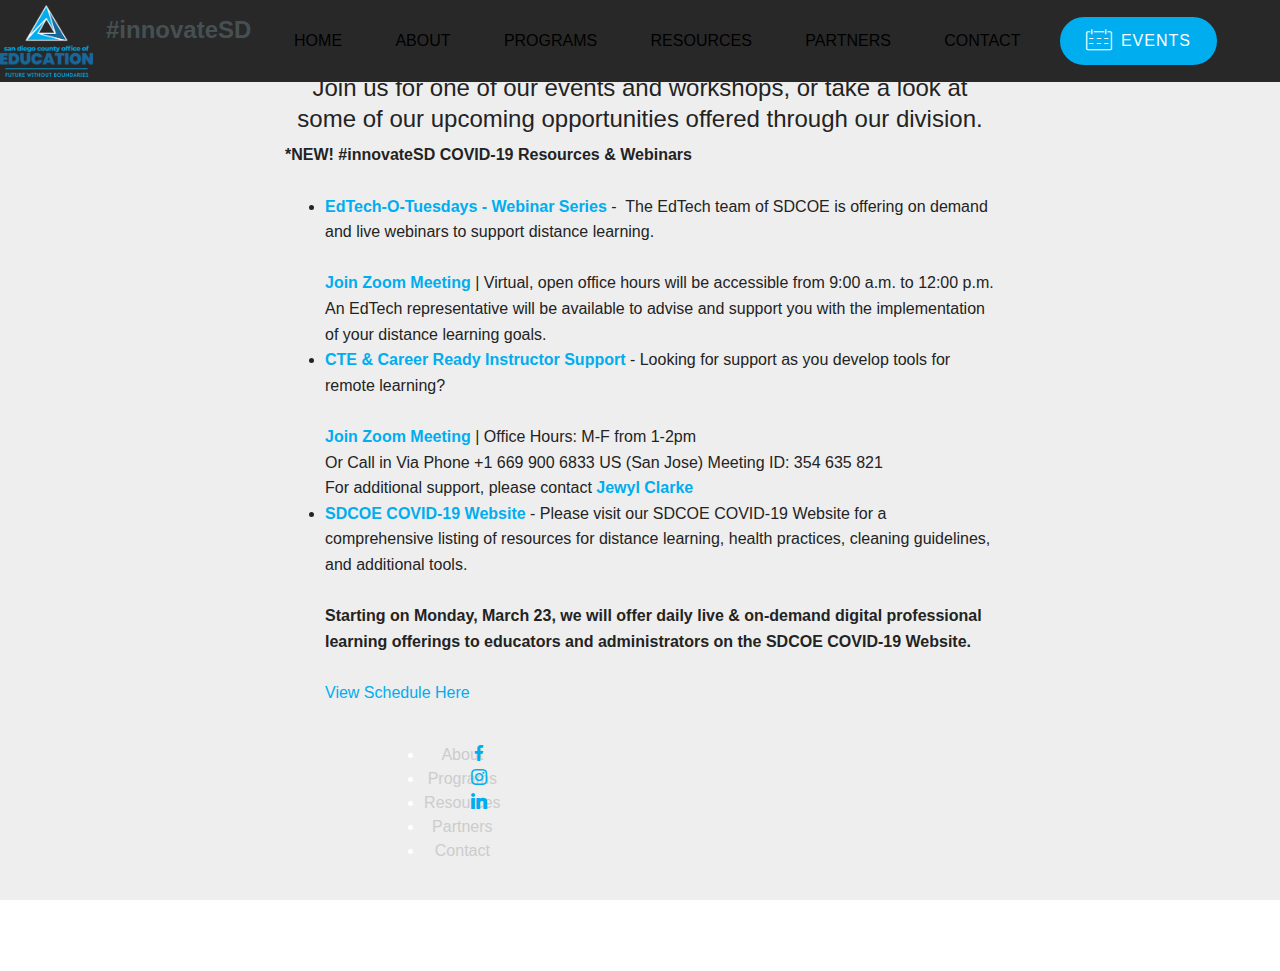
<file: events.html>
<!DOCTYPE html>
<html  >
<head>
  <!-- Site made with Mobirise Website Builder v5.3.0, https://mobirise.com -->
  <meta charset="UTF-8">
  <meta http-equiv="X-UA-Compatible" content="IE=edge">
  <meta name="generator" content="Mobirise v5.3.0, mobirise.com">
  <meta name="viewport" content="width=device-width, initial-scale=1, minimum-scale=1">
  <link rel="shortcut icon" href="assets/images/sdcoe-logo-tri-rgb-250px-224x173.png" type="image/x-icon">
  <meta name="description" content="Events">
  
  
  <title>#innovateSD | Events</title>
  <link rel="stylesheet" href="assets/web/assets/mobirise-icons/mobirise-icons.css">
  <link rel="stylesheet" href="assets/bootstrap/css/bootstrap.min.css">
  <link rel="stylesheet" href="assets/bootstrap/css/bootstrap-grid.min.css">
  <link rel="stylesheet" href="assets/bootstrap/css/bootstrap-reboot.min.css">
  <link rel="stylesheet" href="assets/web/assets/gdpr-plugin/gdpr-styles.css">
  <link rel="stylesheet" href="assets/tether/tether.min.css">
  <link rel="stylesheet" href="assets/animatecss/animate.min.css">
  <link rel="stylesheet" href="assets/dropdown/css/style.css">
  <link rel="stylesheet" href="assets/socicon/css/styles.css">
  <link rel="stylesheet" href="assets/theme/css/style.css">
  <link rel="preload" as="style" href="assets/mobirise/css/mbr-additional.css"><link rel="stylesheet" href="assets/mobirise/css/mbr-additional.css" type="text/css">
  
  
  
  
</head>
<body>

<!-- Analytics -->
<!-- Global site tag (gtag.js) - Google Analytics -->
<script async src="https://www.googletagmanager.com/gtag/js?id=UA-120233607-1"></script>
<script>
  window.dataLayer = window.dataLayer || [];
  function gtag(){dataLayer.push(arguments);}
  gtag('js', new Date());

  gtag('config', 'UA-120233607-1');
</script>
<!-- /Analytics -->


  
  <section class="menu cid-rTBY7UBnzq" once="menu" id="menu2-5a">

    

    <nav class="navbar navbar-expand beta-menu navbar-dropdown align-items-center navbar-fixed-top navbar-toggleable-sm">
        <button class="navbar-toggler navbar-toggler-right" type="button" data-toggle="collapse" data-target="#navbarSupportedContent" aria-controls="navbarSupportedContent" aria-expanded="false" aria-label="Toggle navigation">
            <div class="hamburger">
                <span></span>
                <span></span>
                <span></span>
                <span></span>
            </div>
        </button>
        <div class="menu-logo">
            <div class="navbar-brand">
                <span class="navbar-logo">
                    <a href="http://www.sdcoe.net">
                        <img src="assets/images/sdcoe-logo-tri-rgb-250px-224x173.png" alt="San Diego County Office of Education" title="San Diego County Office of Education" style="height: 4.5rem;">
                    </a>
                </span>
                <span class="navbar-caption-wrap"><a class="navbar-caption text-warning display-5" href="index.html">
                        #innovateSD</a></span>
            </div>
        </div>
        <div class="collapse navbar-collapse" id="navbarSupportedContent">
            <ul class="navbar-nav nav-dropdown" data-app-modern-menu="true"><li class="nav-item">
                    <a class="nav-link link text-black display-4" href="index.html">
                        HOME</a>
                </li><li class="nav-item"><a class="nav-link link text-black display-4" href="about.html">
                        ABOUT</a></li><li class="nav-item"><a class="nav-link link text-black display-4" href="programs.html">
                        PROGRAMS</a></li><li class="nav-item"><a class="nav-link link text-black display-4" href="resources.html">
                        RESOURCES</a></li><li class="nav-item"><a class="nav-link link text-black display-4" href="partners.html">
                        PARTNERS</a></li><li class="nav-item"><a class="nav-link link text-black display-4" href="contact.html">
                        CONTACT</a></li></ul>
            <div class="navbar-buttons mbr-section-btn"><a class="btn btn-sm btn-primary display-4" href="events.html"><span class="mbri-calendar mbr-iconfont mbr-iconfont-btn"></span>
                    
                    EVENTS</a></div>
        </div>
    </nav>
</section>

<section class="mbr-section content4 cid-rTBZTulubj" id="content4-5f">

    

    <div class="container">
        <div class="media-container-row">
            <div class="title col-12 col-md-8">
                <h2 class="align-center pb-3 mbr-fonts-style display-2">
                    Events</h2>
                <h3 class="mbr-section-subtitle align-center mbr-light mbr-fonts-style display-5">Join us for one of our events and workshops, or take a look at some of our upcoming opportunities offered through our division.</h3>
                
            </div>
        </div>
    </div>
</section>

<section class="mbr-section article content12 cid-rTC0e3g4cD" id="content12-5g">
     

    <div class="container">
        <div class="media-container-row">
            <div class="mbr-text counter-container col-12 col-md-8 mbr-fonts-style display-7">
                <div><strong>*NEW! #innovateSD COVID-19 Resources &amp; Webinars</strong></div><div><strong><br></strong></div><ul>
                    <li><a href="https://edtecho.innovatesd.org/" target="_blank"><strong>EdTech-O-Tuesdays - Webinar Series</strong></a>&nbsp;-  The EdTech team of SDCOE is offering on demand and live webinars to support distance learning.<br><br><a href="https://sdcoe.zoom.us/j/606413638?pwd=L1JWNjE3SnBaVTM5S202Ukxkbjdvdz09&_ga=2.229494556.1040226119.1584370941-1836313517.1584028813" target="_blank"><strong>Join Zoom Meeting</strong></a>&nbsp;| Virtual, open office hours will be accessible from 9:00 a.m. to 12:00 p.m.<br>An EdTech representative will be available to advise and support you with the implementation of your distance learning goals.</li><li><span style="font-size: 1rem;"><a href="http://bit.ly/CTEdistance" target="_blank"><strong>CTE &amp; Career Ready Instructor Support</strong></a></span><span style="font-size: 1rem;">&nbsp;- Looking for support as you develop tools for remote learning?&nbsp;<br><br><a href="https://sdcoe.zoom.us/j/354635821" target="_blank"><strong>Join Zoom Meeting</strong></a><strong> </strong>| Office Hours: M-F from 1-2pm<br>Or Call in Via Phone +1 669 900 6833 US (San Jose) Meeting ID: 354 635 821<br>For additional support, please contact <a href="mailto:jewyl.clarke@sdcoe.net"><strong>Jewyl Clarke</strong></a></span></li>
                    <li><a href="https://covid-19.sdcoe.net/" target="_blank"><strong>SDCOE COVID-19 Website</strong></a>&nbsp;- Please visit our SDCOE COVID-19 Website for a comprehensive listing of resources for distance learning, health practices, cleaning guidelines, and additional tools.<br><br><strong>Starting on Monday, March 23, we will offer daily live &amp; on-demand digital professional learning offerings to educators and administrators on the SDCOE COVID-19 Website.</strong><br><br><strong><a href="https://bit.ly/SDCOEdigital" target="_blank">View Schedule Here</a></strong></li>
                </ul>
            </div>
        </div>
    </div>
</section>

<section once="" class="cid-rTBY7WaaMr mbr-reveal" id="footer7-5c">

    

    

    <div class="container">
        <div class="media-container-row align-center mbr-white">
            <div class="row row-links">
                <ul class="foot-menu">
                    
                    
                    
                    
                    
                <li class="foot-menu-item mbr-fonts-style display-7"><a href="index.html" class="text-danger">Home</a></li><li class="foot-menu-item mbr-fonts-style display-7"><a href="about.html" class="text-danger">About</a></li><li class="foot-menu-item mbr-fonts-style display-7"><a href="programs.html" class="text-danger">Programs</a></li><li class="foot-menu-item mbr-fonts-style display-7"><a href="resources.html" class="text-danger">Resources</a></li><li class="foot-menu-item mbr-fonts-style display-7"><a href="partners.html" class="text-danger">Partners</a></li><li class="foot-menu-item mbr-fonts-style display-7"><a href="contact.html" class="text-danger">Contact</a></li></ul>
            </div>
            <div class="row social-row">
                <div class="social-list align-right pb-2">
                    
                    
                    
                    
                    
                    
                <div class="soc-item">
                        <a href="https://twitter.com/SanDiegoCOE" target="_blank">
                            <span class="mbr-iconfont mbr-iconfont-social socicon-twitter socicon"></span>
                        </a>
                    </div><div class="soc-item">
                        <a href="https://www.facebook.com/sandiegocoe/" target="_blank">
                            <span class="mbr-iconfont mbr-iconfont-social socicon-facebook socicon"></span>
                        </a>
                    </div><div class="soc-item">
                        <a href="https://www.instagram.com/SanDiegoCOE/" target="_blank">
                            <span class="mbr-iconfont mbr-iconfont-social socicon-instagram socicon"></span>
                        </a>
                    </div><div class="soc-item">
                        <a href="https://www.linkedin.com/company/san-diego-county-office-of-education" target="_blank">
                            <span class="mbr-iconfont mbr-iconfont-social socicon-linkedin socicon"></span>
                        </a>
                    </div></div>
            </div>
            <div class="row row-copirayt">
                <p class="mbr-text mb-0 mbr-fonts-style mbr-white align-center display-7">
                    © San Diego County Office of Education - All Rights Reserved
                </p>
            </div>
        </div>
    </div>
</section><section style="background-color: #fff; font-family: -apple-system, BlinkMacSystemFont, 'Segoe UI', 'Roboto', 'Helvetica Neue', Arial, sans-serif; color:#aaa; font-size:12px; padding: 0; align-items: center; display: flex;"><a href="https://mobirise.site/l" style="flex: 1 1; height: 3rem; padding-left: 1rem;"></a><p style="flex: 0 0 auto; margin:0; padding-right:1rem;">Mobirise free creator - <a href="https://mobirise.site/n" style="color:#aaa;">Try it</a></p></section><script src="assets/web/assets/jquery/jquery.min.js"></script>  <script src="assets/popper/popper.min.js"></script>  <script src="assets/bootstrap/js/bootstrap.min.js"></script>  <script src="assets/tether/tether.min.js"></script>  <script src="assets/smoothscroll/smooth-scroll.js"></script>  <script src="assets/viewportchecker/jquery.viewportchecker.js"></script>  <script src="assets/dropdown/js/nav-dropdown.js"></script>  <script src="assets/dropdown/js/navbar-dropdown.js"></script>  <script src="assets/touchswipe/jquery.touch-swipe.min.js"></script>  <script src="assets/theme/js/script.js"></script>  
  
  
 <div id="scrollToTop" class="scrollToTop mbr-arrow-up"><a style="text-align: center;"><i class="mbr-arrow-up-icon mbr-arrow-up-icon-cm cm-icon cm-icon-smallarrow-up"></i></a></div>
    <input name="animation" type="hidden">
  </body>
</html>
</file>
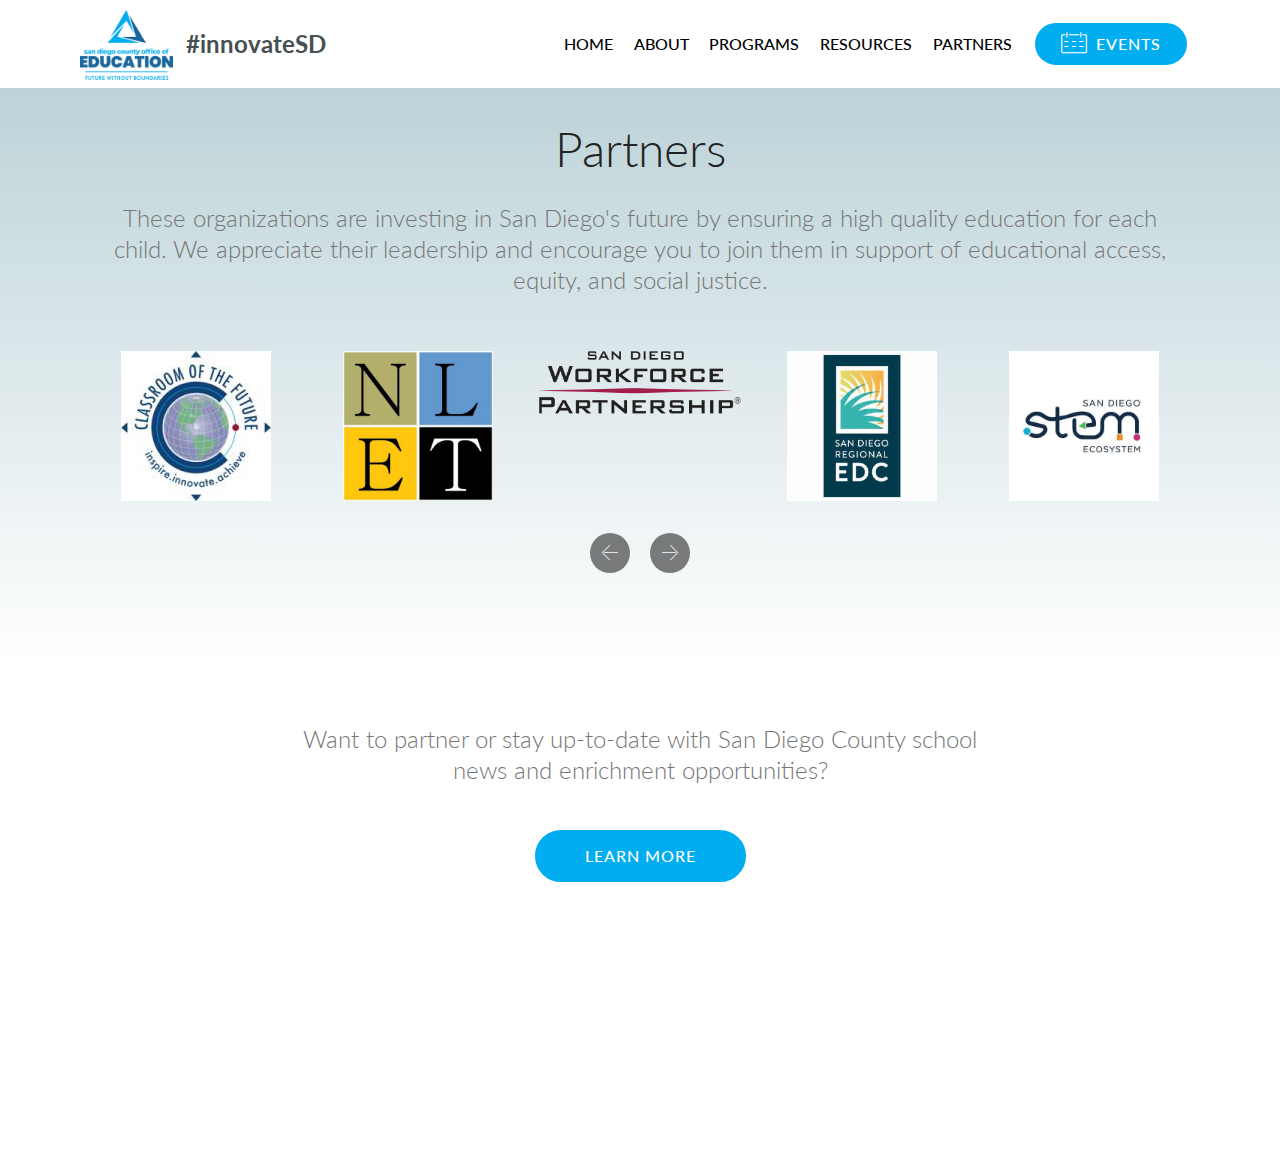
<file: partners.html>
<!DOCTYPE html>
<html  >
<head>
  <!-- Site made with Mobirise Website Builder v5.5.8, https://mobirise.com -->
  <meta charset="UTF-8">
  <meta http-equiv="X-UA-Compatible" content="IE=edge">
  <meta name="generator" content="Mobirise v5.5.8, mobirise.com">
  <meta name="viewport" content="width=device-width, initial-scale=1, minimum-scale=1">
  <link rel="shortcut icon" href="assets/images/sdcoe-logo-tri-rgb-250px-224x173.png" type="image/x-icon">
  <meta name="description" content="Partners">
  
  
  <title>#innovateSD | Partners</title>
  <link rel="stylesheet" href="assets/web/assets/mobirise-icons/mobirise-icons.css">
  <link rel="stylesheet" href="assets/bootstrap/css/bootstrap.min.css">
  <link rel="stylesheet" href="assets/bootstrap/css/bootstrap-grid.min.css">
  <link rel="stylesheet" href="assets/bootstrap/css/bootstrap-reboot.min.css">
  <link rel="stylesheet" href="assets/web/assets/gdpr-plugin/gdpr-styles.css">
  <link rel="stylesheet" href="assets/tether/tether.min.css">
  <link rel="stylesheet" href="assets/animatecss/animate.min.css">
  <link rel="stylesheet" href="assets/dropdown/css/style.css">
  <link rel="stylesheet" href="assets/socicon/css/styles.css">
  <link rel="stylesheet" href="assets/theme/css/style.css">
  <link rel="preload" href="https://fonts.googleapis.com/css?family=Lato:100,100i,300,300i,400,400i,700,700i,900,900i&display=swap" as="style" onload="this.onload=null;this.rel='stylesheet'">
  <noscript><link rel="stylesheet" href="https://fonts.googleapis.com/css?family=Lato:100,100i,300,300i,400,400i,700,700i,900,900i&display=swap"></noscript>
  <link rel="preload" as="style" href="assets/mobirise/css/mbr-additional.css"><link rel="stylesheet" href="assets/mobirise/css/mbr-additional.css" type="text/css">
  
  
  
  
</head>
<body>

<!-- Analytics -->
<!-- Global site tag (gtag.js) - Google Analytics -->
<script async src="https://www.googletagmanager.com/gtag/js?id=UA-120233607-1"></script>
<script>
  window.dataLayer = window.dataLayer || [];
  function gtag(){dataLayer.push(arguments);}
  gtag('js', new Date());

  gtag('config', 'UA-120233607-1');
</script>
<!-- /Analytics -->


  
  <section class="menu cid-qRIc35awCe" once="menu" id="menu2-x">

    

    <nav class="navbar navbar-expand beta-menu navbar-dropdown align-items-center navbar-fixed-top navbar-toggleable-sm">
        <button class="navbar-toggler navbar-toggler-right" type="button" data-toggle="collapse" data-target="#navbarSupportedContent" aria-controls="navbarSupportedContent" aria-expanded="false" aria-label="Toggle navigation">
            <div class="hamburger">
                <span></span>
                <span></span>
                <span></span>
                <span></span>
            </div>
        </button>
        <div class="menu-logo">
            <div class="navbar-brand">
                <span class="navbar-logo">
                    <a href="http://www.sdcoe.net">
                        <img src="assets/images/sdcoe-logo-tri-rgb-250px-224x173.png" alt="San Diego County Office of Education" title="San Diego County Office of Education" style="height: 4.5rem;">
                    </a>
                </span>
                <span class="navbar-caption-wrap"><a class="navbar-caption text-warning display-5" href="index.html">
                        #innovateSD</a></span>
            </div>
        </div>
        <div class="collapse navbar-collapse" id="navbarSupportedContent">
            <ul class="navbar-nav nav-dropdown" data-app-modern-menu="true"><li class="nav-item">
                    <a class="nav-link link text-black display-4" href="index.html">
                        HOME</a>
                </li><li class="nav-item"><a class="nav-link link text-black display-4" href="about.html">
                        ABOUT</a></li><li class="nav-item"><a class="nav-link link text-black display-4" href="programs.html">
                        PROGRAMS</a></li><li class="nav-item"><a class="nav-link link text-black display-4" href="resources.html">
                        RESOURCES</a></li><li class="nav-item"><a class="nav-link link text-black display-4" href="partners.html">
                        PARTNERS</a></li></ul>
            <div class="navbar-buttons mbr-section-btn"><a class="btn btn-sm btn-primary display-4" href="events.html"><span class="mbri-calendar mbr-iconfont mbr-iconfont-btn"></span>
                    
                    EVENTS</a></div>
        </div>
    </nav>
</section>

<section class="clients cid-qSQpUL1COp" id="clients-2f">
      

    
        <div class="container mb-5">
            <div class="media-container-row">
                <div class="col-12 align-center">
                    <h2 class="mbr-section-title pb-3 mbr-fonts-style display-2">
                        Partners</h2>
                    <h3 class="mbr-section-subtitle mbr-light mbr-fonts-style display-5">
                        These organizations are investing in San Diego's future by ensuring a high quality education for each child. We appreciate their leadership and encourage you to join them in support of educational access, equity, and social justice.</h3>
                </div>
            </div>
        </div>

    <div class="container">
        <div class="carousel slide" data-ride="carousel" role="listbox">
            <div class="carousel-inner" data-visible="6">
                
                
                
                
                
            <div class="carousel-item ">
                    <div class="media-container-row">
                        <div class="col-md-12">
                            <div class="wrap-img ">
                                <a href="http://wp.classroomofthefuture.org/" target="_blank"><img src="assets/images/cff-logo-150x150.jpg" class="img-responsive clients-img" alt="Classroom of the Future Foundation" title="Classroom of the Future Foundation"></a>
                            </div>
                        </div>
                    </div>
                </div><div class="carousel-item ">
                    <div class="media-container-row">
                        <div class="col-md-12">
                            <div class="wrap-img ">
                                <a href="http://nlet.org" target="_blank"><img src="assets/images/nlet-raster-quadonly-600dpi-400x400-400x400.jpg" class="img-responsive clients-img" alt="National Laboratory for Education Transformation" title="National Laboratory for Education Transformation"></a>
                            </div>
                        </div>
                    </div>
                </div><div class="carousel-item ">
                    <div class="media-container-row">
                        <div class="col-md-12">
                            <div class="wrap-img ">
                                <a href="http://workforce.org/" target="_blank"><img src="assets/images/sdwp-315x98.png" class="img-responsive clients-img" alt="San Diego Workforce Partnership" title="San Diego Workforce Partnership"></a>
                            </div>
                        </div>
                    </div>
                </div><div class="carousel-item ">
                    <div class="media-container-row">
                        <div class="col-md-12">
                            <div class="wrap-img ">
                                <a href="http://www.sandiegobusiness.org/"><img src="assets/images/sdedc-400x400-240x240.jpg" class="img-responsive clients-img" alt="San Diego Regional EDC" title="San Diego Regional EDC"></a>
                            </div>
                        </div>
                    </div>
                </div><div class="carousel-item ">
                    <div class="media-container-row">
                        <div class="col-md-12">
                            <div class="wrap-img ">
                                <a href="https://www.sdstemecosystem.com/"><img src="assets/images/sdstemecosystem-400x400.jpg" class="img-responsive clients-img" alt="San Diego STEM Ecosystem" title="San Diego STEM Ecosystem"></a>
                            </div>
                        </div>
                    </div>
                </div></div>
            <div class="carousel-controls">
                <a data-app-prevent-settings="" class="carousel-control carousel-control-prev" role="button" data-slide="prev">
                    <span aria-hidden="true" class="mbri-left mbr-iconfont"></span>
                    <span class="sr-only">Previous</span>
                </a>
                <a data-app-prevent-settings="" class="carousel-control carousel-control-next" role="button" data-slide="next">
                    <span aria-hidden="true" class="mbri-right mbr-iconfont"></span>
                    <span class="sr-only">Next</span>
                </a>
            </div>
        </div>
    </div>
</section>

<section class="mbr-section content4 cid-qSRaCZZkj2" id="content4-2r">

    

    <div class="container">
        <div class="media-container-row">
            <div class="title col-12 col-md-8">
                
                <h3 class="mbr-section-subtitle align-center mbr-light mbr-fonts-style display-5">Want to partner or stay up-to-date with San Diego County school news and enrichment opportunities?</h3>
                
            </div>
        </div>
    </div>
</section>

<section class="mbr-section content8 cid-qSRaRuf2Nv" id="content8-2s">

    

    <div class="container">
        <div class="media-container-row title">
            <div class="col-12 col-md-8">
                <div class="mbr-section-btn align-center"><a class="btn btn-primary display-4" href="http://www.sdcoe.net/about-sdcoe/Pages/communications.aspx" target="_blank">LEARN MORE</a></div>
            </div>
        </div>
    </div>
</section>

<section once="" class="cid-qSON29G325 mbr-reveal" id="footer7-1y">

    

    

    <div class="container">
        <div class="media-container-row align-center mbr-white">
            <div class="row row-links">
                <ul class="foot-menu">
                    
                    
                    
                    
                    
                <li class="foot-menu-item mbr-fonts-style display-7"><a href="index.html" class="text-danger">Home</a></li><li class="foot-menu-item mbr-fonts-style display-7"><a href="about.html" class="text-danger">About</a></li><li class="foot-menu-item mbr-fonts-style display-7"><a href="programs.html" class="text-danger">Programs</a></li><li class="foot-menu-item mbr-fonts-style display-7"><a href="resources.html" class="text-danger">Resources</a></li><li class="foot-menu-item mbr-fonts-style display-7"><a href="partners.html" class="text-danger">Partners</a></li><li class="foot-menu-item mbr-fonts-style display-7"><a href="contact.html" class="text-danger">Contact</a></li></ul>
            </div>
            <div class="row social-row">
                <div class="social-list align-right pb-2">
                    
                    
                    
                    
                    
                    
                <div class="soc-item">
                        <a href="https://twitter.com/SanDiegoCOE" target="_blank">
                            <span class="mbr-iconfont mbr-iconfont-social socicon-twitter socicon"></span>
                        </a>
                    </div><div class="soc-item">
                        <a href="https://www.facebook.com/sandiegocoe/" target="_blank">
                            <span class="mbr-iconfont mbr-iconfont-social socicon-facebook socicon"></span>
                        </a>
                    </div><div class="soc-item">
                        <a href="https://www.instagram.com/SanDiegoCOE/" target="_blank">
                            <span class="mbr-iconfont mbr-iconfont-social socicon-instagram socicon"></span>
                        </a>
                    </div><div class="soc-item">
                        <a href="https://www.linkedin.com/company/san-diego-county-office-of-education" target="_blank">
                            <span class="mbr-iconfont mbr-iconfont-social socicon-linkedin socicon"></span>
                        </a>
                    </div></div>
            </div>
            <div class="row row-copirayt">
                <p class="mbr-text mb-0 mbr-fonts-style mbr-white align-center display-7">
                    © San Diego County Office of Education - All Rights Reserved
                </p>
            </div>
        </div>
    </div>
</section><section style="background-color: #fff; font-family: -apple-system, BlinkMacSystemFont, 'Segoe UI', 'Roboto', 'Helvetica Neue', Arial, sans-serif; color:#aaa; font-size:12px; padding: 0; align-items: center; display: flex;"><a href="https://mobirise.site/n" style="flex: 1 1; height: 3rem; padding-left: 1rem;"></a><p style="flex: 0 0 auto; margin:0; padding-right:1rem;"><a href="https://mobirise.site/c" style="color:#aaa;">This</a> site was built with Mobirise</p></section><script src="assets/popper/popper.min.js"></script>  <script src="assets/web/assets/jquery/jquery.min.js"></script>  <script src="assets/bootstrap/js/bootstrap.min.js"></script>  <script src="assets/tether/tether.min.js"></script>  <script src="assets/smoothscroll/smooth-scroll.js"></script>  <script src="assets/viewportchecker/jquery.viewportchecker.js"></script>  <script src="assets/dropdown/js/nav-dropdown.js"></script>  <script src="assets/dropdown/js/navbar-dropdown.js"></script>  <script src="assets/touchswipe/jquery.touch-swipe.min.js"></script>  <script src="assets/bootstrapcarouselswipe/bootstrap-carousel-swipe.js"></script>  <script src="assets/mbr-clients-slider/mbr-clients-slider.js"></script>  <script src="assets/theme/js/script.js"></script>  
  
  
 <div id="scrollToTop" class="scrollToTop mbr-arrow-up"><a style="text-align: center;"><i class="mbr-arrow-up-icon mbr-arrow-up-icon-cm cm-icon cm-icon-smallarrow-up"></i></a></div>
    <input name="animation" type="hidden">
  </body>
</html>
</file>
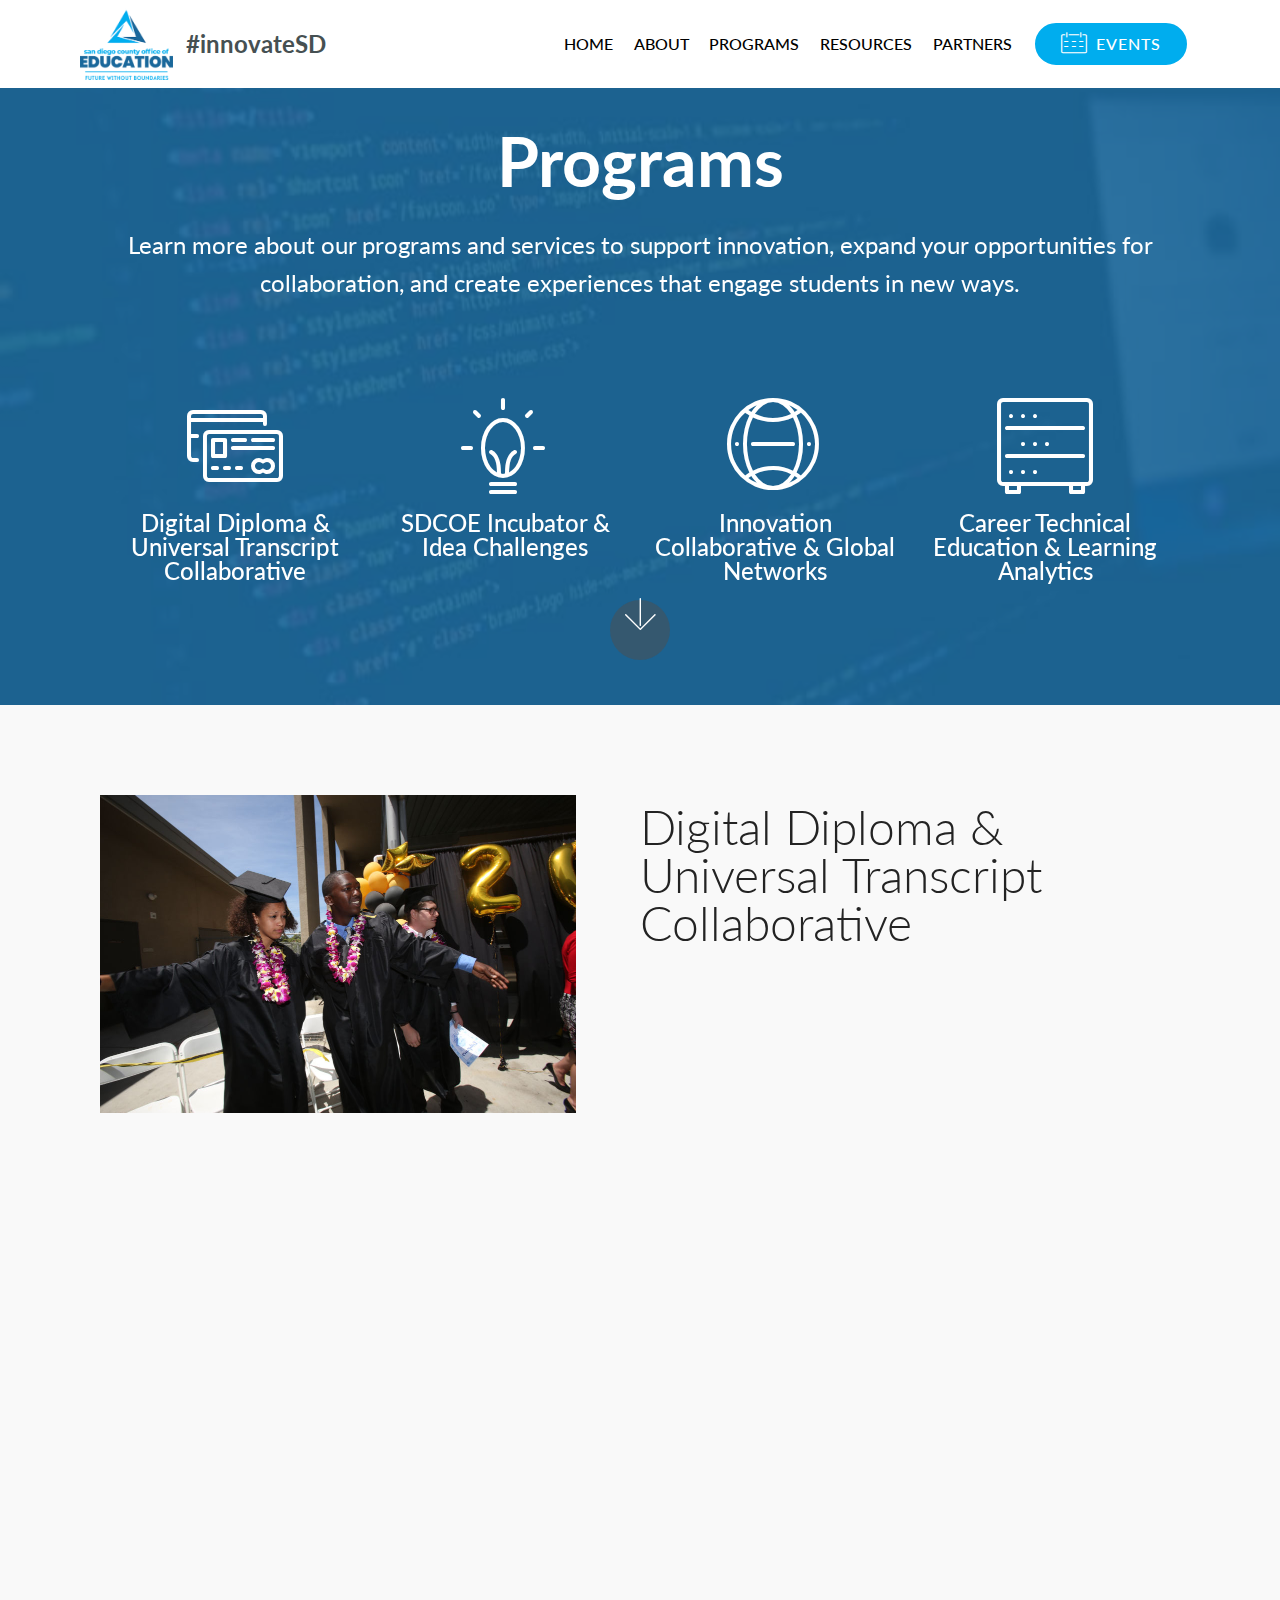
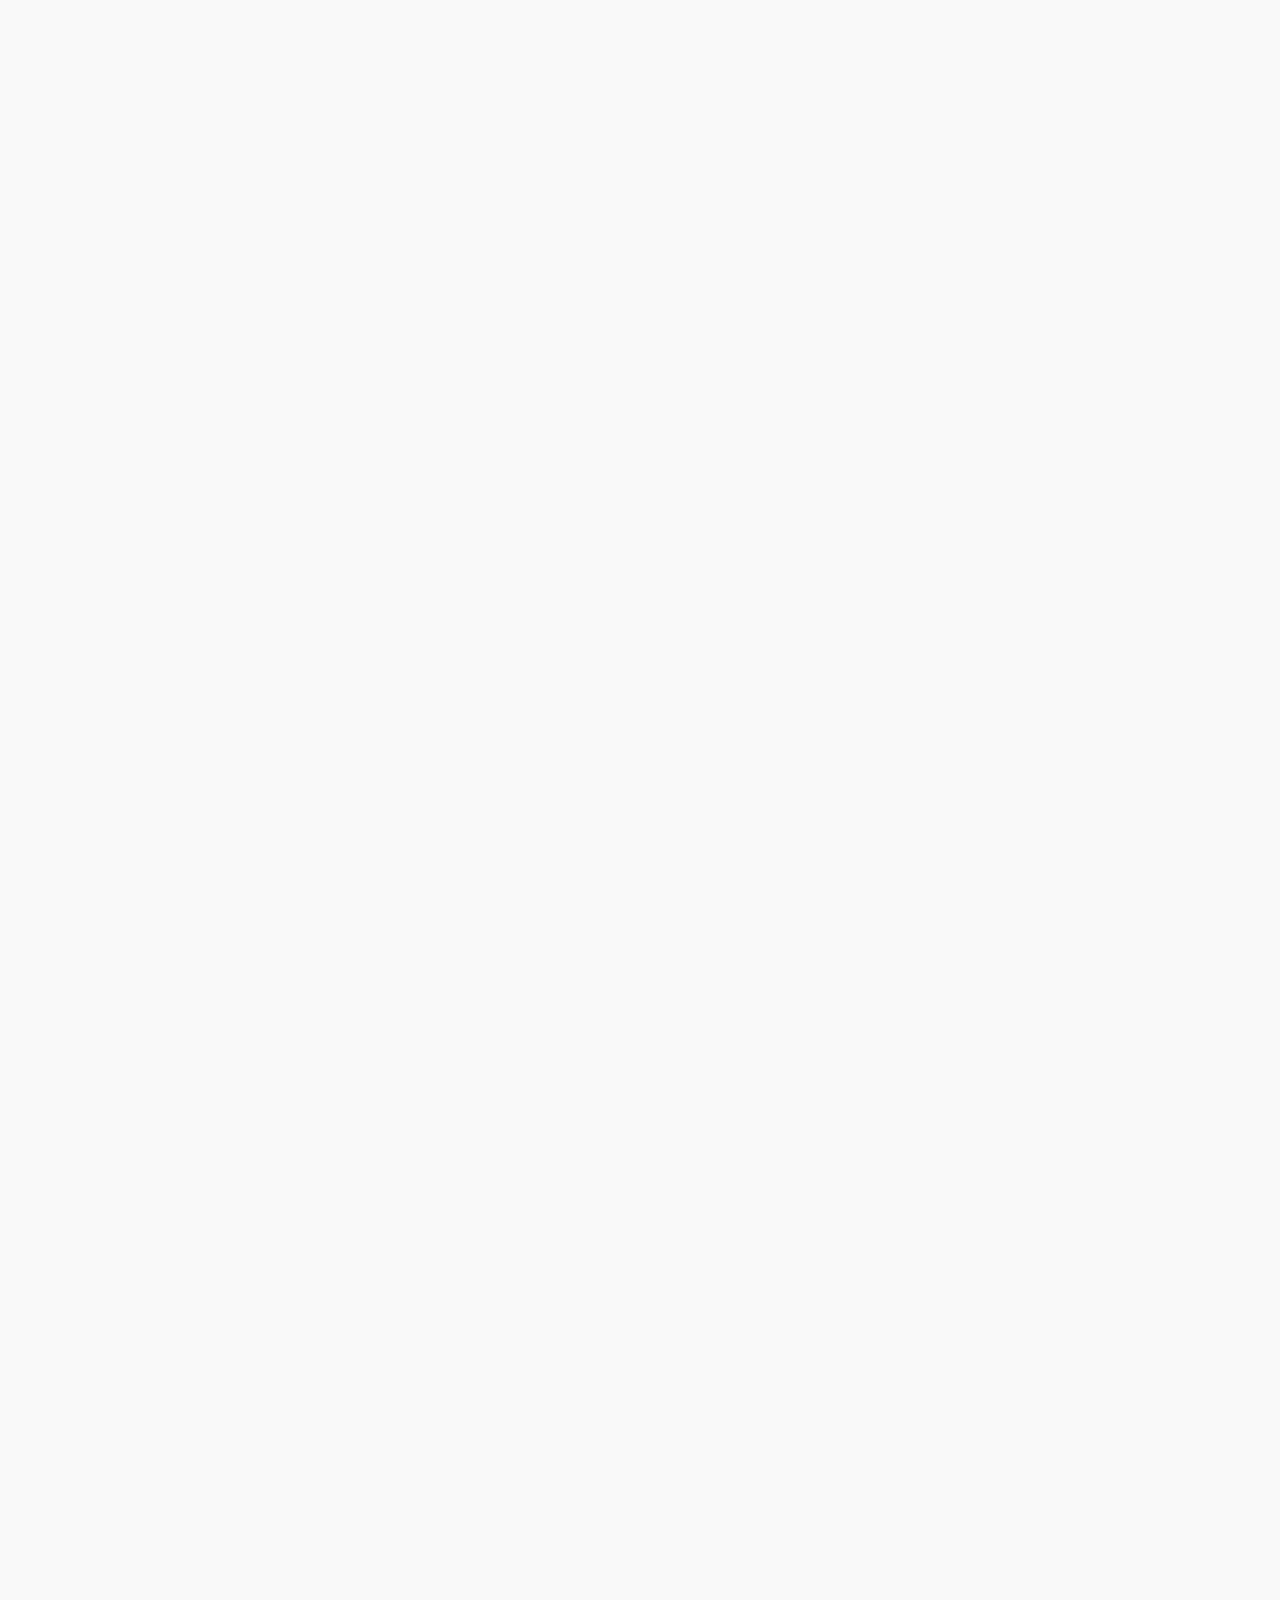
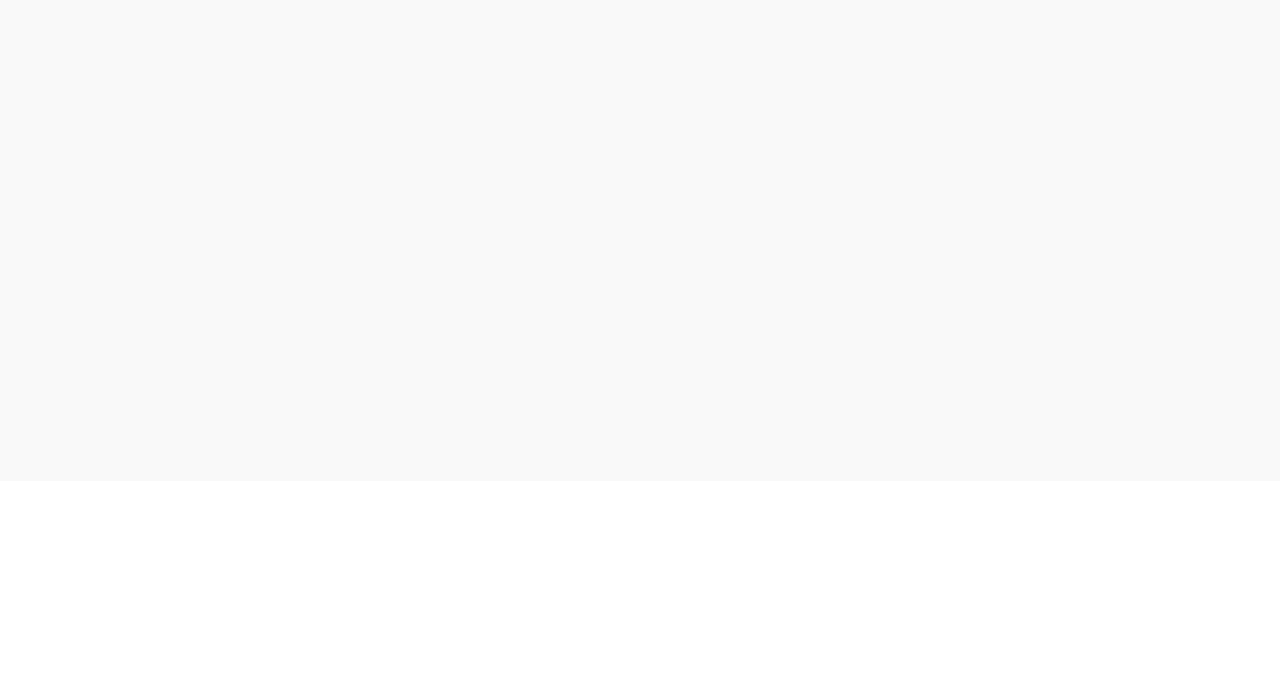
<file: programs.html>
<!DOCTYPE html>
<html  >
<head>
  <!-- Site made with Mobirise Website Builder v5.5.8, https://mobirise.com -->
  <meta charset="UTF-8">
  <meta http-equiv="X-UA-Compatible" content="IE=edge">
  <meta name="generator" content="Mobirise v5.5.8, mobirise.com">
  <meta name="viewport" content="width=device-width, initial-scale=1, minimum-scale=1">
  <link rel="shortcut icon" href="assets/images/sdcoe-logo-tri-rgb-250px-224x173.png" type="image/x-icon">
  <meta name="description" content="Programs">
  
  
  <title>#innovateSD | Programs</title>
  <link rel="stylesheet" href="assets/web/assets/mobirise-icons/mobirise-icons.css">
  <link rel="stylesheet" href="assets/web/assets/mobirise-icons-bold/mobirise-icons-bold.css">
  <link rel="stylesheet" href="assets/bootstrap/css/bootstrap.min.css">
  <link rel="stylesheet" href="assets/bootstrap/css/bootstrap-grid.min.css">
  <link rel="stylesheet" href="assets/bootstrap/css/bootstrap-reboot.min.css">
  <link rel="stylesheet" href="assets/web/assets/gdpr-plugin/gdpr-styles.css">
  <link rel="stylesheet" href="assets/tether/tether.min.css">
  <link rel="stylesheet" href="assets/animatecss/animate.min.css">
  <link rel="stylesheet" href="assets/dropdown/css/style.css">
  <link rel="stylesheet" href="assets/socicon/css/styles.css">
  <link rel="stylesheet" href="assets/theme/css/style.css">
  <link rel="preload" href="https://fonts.googleapis.com/css?family=Lato:100,100i,300,300i,400,400i,700,700i,900,900i&display=swap" as="style" onload="this.onload=null;this.rel='stylesheet'">
  <noscript><link rel="stylesheet" href="https://fonts.googleapis.com/css?family=Lato:100,100i,300,300i,400,400i,700,700i,900,900i&display=swap"></noscript>
  <link rel="preload" as="style" href="assets/mobirise/css/mbr-additional.css"><link rel="stylesheet" href="assets/mobirise/css/mbr-additional.css" type="text/css">
  
  
  
  
</head>
<body>

<!-- Analytics -->
<!-- Global site tag (gtag.js) - Google Analytics -->
<script async src="https://www.googletagmanager.com/gtag/js?id=UA-120233607-1"></script>
<script>
  window.dataLayer = window.dataLayer || [];
  function gtag(){dataLayer.push(arguments);}
  gtag('js', new Date());

  gtag('config', 'UA-120233607-1');
</script>
<!-- /Analytics -->


  
  <section class="menu cid-qRIc35awCe" once="menu" id="menu2-13">

    

    <nav class="navbar navbar-expand beta-menu navbar-dropdown align-items-center navbar-fixed-top navbar-toggleable-sm">
        <button class="navbar-toggler navbar-toggler-right" type="button" data-toggle="collapse" data-target="#navbarSupportedContent" aria-controls="navbarSupportedContent" aria-expanded="false" aria-label="Toggle navigation">
            <div class="hamburger">
                <span></span>
                <span></span>
                <span></span>
                <span></span>
            </div>
        </button>
        <div class="menu-logo">
            <div class="navbar-brand">
                <span class="navbar-logo">
                    <a href="http://www.sdcoe.net">
                        <img src="assets/images/sdcoe-logo-tri-rgb-250px-224x173.png" alt="San Diego County Office of Education" title="San Diego County Office of Education" style="height: 4.5rem;">
                    </a>
                </span>
                <span class="navbar-caption-wrap"><a class="navbar-caption text-warning display-5" href="index.html">
                        #innovateSD</a></span>
            </div>
        </div>
        <div class="collapse navbar-collapse" id="navbarSupportedContent">
            <ul class="navbar-nav nav-dropdown" data-app-modern-menu="true"><li class="nav-item">
                    <a class="nav-link link text-black display-4" href="index.html">
                        HOME</a>
                </li><li class="nav-item"><a class="nav-link link text-black display-4" href="about.html">
                        ABOUT</a></li><li class="nav-item"><a class="nav-link link text-black display-4" href="programs.html">
                        PROGRAMS</a></li><li class="nav-item"><a class="nav-link link text-black display-4" href="resources.html">
                        RESOURCES</a></li><li class="nav-item"><a class="nav-link link text-black display-4" href="partners.html">
                        PARTNERS</a></li></ul>
            <div class="navbar-buttons mbr-section-btn"><a class="btn btn-sm btn-primary display-4" href="events.html"><span class="mbri-calendar mbr-iconfont mbr-iconfont-btn"></span>
                    
                    EVENTS</a></div>
        </div>
    </nav>
</section>

<section class="header12 cid-qSQNTbFFe9 mbr-parallax-background" id="header12-2j">

    

    <div class="mbr-overlay" style="opacity: 0.9; background-color: rgb(25, 103, 154);">
    </div>

    <div class="container  ">
            <div class="media-container">
                <div class="col-md-12 align-center">
                    <h1 class="mbr-section-title pb-3 mbr-white mbr-bold mbr-fonts-style display-1">Programs</h1>
                    <p class="mbr-text pb-3 mbr-white mbr-fonts-style display-5">
                        Learn more about our programs and services to support innovation, expand your opportunities for collaboration, and create experiences that engage students in new ways.</p>
                    

                    <div class="icons-media-container mbr-white">
                        <div class="card col-12 col-md-6 col-lg-3">
                            <div class="icon-block">
                            <a href="programs.html#features11-1p">
                                <span class="mbr-iconfont mbri-credit-card"></span>
                            </a>
                            </div>
                            <h5 class="mbr-fonts-style display-5">Digital Diploma &amp; Universal Transcript Collaborative</h5>
                        </div>

                        <div class="card col-12 col-md-6 col-lg-3">
                            <div class="icon-block">
                                <a href="programs.html#features11-1o">
                                    <span class="mbr-iconfont mbri-idea"></span>
                                </a>
                            </div>
                            <h5 class="mbr-fonts-style display-5">SDCOE Incubator &amp; Idea Challenges</h5>
                        </div>

                        <div class="card col-12 col-md-6 col-lg-3">
                            <div class="icon-block">
                                <a href="programs.html#features11-1m">
                                    <span class="mbr-iconfont mbri-globe-2"></span>
                                </a>
                            </div>
                            <h5 class="mbr-fonts-style display-5">Innovation Collaborative &amp; Global Networks<br></h5>
                        </div>

                        <div class="card col-12 col-md-6 col-lg-3">
                            <div class="icon-block">
                                <a href="programs.html#features11-1n">
                                    <span class="mbr-iconfont mbri-database"></span>
                                </a>
                            </div>
                            <h5 class="mbr-fonts-style display-5">Career Technical Education &amp; Learning Analytics<br></h5>
                        </div>
                    </div>
                </div>
            </div>
    </div>

    <div class="mbr-arrow hidden-sm-down" aria-hidden="true">
        <a href="#next">
            <i class="mbri-down mbr-iconfont"></i>
        </a>
    </div>
</section>

<section class="features11 cid-qSOKrZGWUC" id="features11-1p">

    

    

    <div class="container">   
        <div class="col-md-12">
            <div class="media-container-row">
                <div class="mbr-figure" style="width: 50%;">
                    <img src="assets/images/13-north-county-academy-952x635.jpg" alt="Mobirise" title="">
                </div>
                <div class=" align-left aside-content">
                    <h2 class="mbr-title pt-2 mbr-fonts-style display-2">Digital Diploma &amp; Universal Transcript Collaborative</h2>
                    <div class="mbr-section-text">
                        <p class="mbr-text mb-5 pt-3 mbr-light mbr-fonts-style display-5">Join us in creating a secure platform to issue and verify academic records in a transparent manner to allow students and staff to own their data and share digital proof of their education, experience, knowledge, skills, and more from a single location.</p>
                    </div>

                    <div class="block-content">
                        <div class="card p-3 pr-3">
                            <div class="media">
                                <div class=" align-self-center card-img pb-3">
                                    <a href="events.html"><span class="mbr-iconfont mbrib-credit-card"></span></a>
                                </div>     
                                <div class="media-body">
                                    <h4 class="card-title mbr-fonts-style display-7"><a href="events.html">Partner with us to improve the whole process of learner credentials, micro credentials, digital badging and certificates!</a></h4>
                                </div>
                            </div>                

                            <div class="card-box">
                                <p class="block-text mbr-fonts-style display-7">Allows students, teachers, and parents to demonstrate every facet of applied knowledge.</p>
                            </div>
                        </div>

                        
                    </div>
                </div>
            </div>
        </div> 
    </div>          
</section>

<section class="features11 cid-qSOKqQUMZz" id="features11-1o">

    

    

    <div class="container">   
        <div class="col-md-12">
            <div class="media-container-row">
                <div class="mbr-figure" style="width: 50%;">
                    <img src="assets/images/06-vallecitos-school-952x635.jpg" alt="Mobirise" title="">
                </div>
                <div class=" align-left aside-content">
                    <h2 class="mbr-title pt-2 mbr-fonts-style display-2">
                        SDCOE Incubator &amp; Idea Challenges</h2>
                    <div class="mbr-section-text">
                        <p class="mbr-text mb-5 pt-3 mbr-light mbr-fonts-style display-5">To catalyze innovation across our San Diego educational community, students and staff need dedicated physical places where they can engage with each other, mentors, and industry leaders around ideas, innovative tools, and practices.</p>
                    </div>

                    <div class="block-content">
                        <div class="card p-3 pr-3">
                            <div class="media">
                                <div class=" align-self-center card-img pb-3">
                                    <a href="events.html"><span class="mbr-iconfont mbrib-idea"></span></a>
                                </div>     
                                <div class="media-body">
                                    <h4 class="card-title mbr-fonts-style display-7"><a href="events.html">Participate in our inaugural SDCOE Student Innovation Executive Team!</a></h4>
                                </div>
                            </div>                

                            <div class="card-box">
                                <p class="block-text mbr-fonts-style display-7">
                                   Advance innovation, enhance learning; advocate for digital and innovative learning at schools; represent districts and schools; support teachers and peers with innovation in teaching and learning.</p>
                            </div>
                        </div>

                        
                    </div>
                </div>
            </div>
        </div> 
    </div>          
</section>

<section class="features11 cid-qSOGGZhygj" id="features11-1m">

    

    

    <div class="container">   
        <div class="col-md-12">
            <div class="media-container-row">
                <div class="mbr-figure" style="width: 50%;">
                    <img src="assets/images/10-dehesa-school-952x635.jpg" alt="Mobirise" title="">
                </div>
                <div class=" align-left aside-content">
                    <h2 class="mbr-title pt-2 mbr-fonts-style display-2">Innovation Collaborative&nbsp;</h2>
                    <div class="mbr-section-text">
                        <p class="mbr-text mb-5 pt-3 mbr-light mbr-fonts-style display-5">
                        Support at the local level will help ensure that innovation goals remain priorities and that regional resources are allocated to amplify the work. Expand your reach and research through a global collaboration network with international partners.</p>
                    </div>

                    <div class="block-content">
                        <div class="card p-3 pr-3">
                            <div class="media">
                                <div class=" align-self-center card-img pb-3">
                                    <a href="events.html"><span class="mbr-iconfont mbrib-globe-2"></span></a>
                                </div>     
                                <div class="media-body">
                                    <h4 class="card-title mbr-fonts-style display-7"><a href="clusters.html">Join a regional Innovation Clusters: (Main + North + South + East) or connect with international partners.</a></h4>
                                </div>
                            </div>                

                            <div class="card-box">
                                <p class="block-text mbr-fonts-style display-7">
                                   Connect educators, students, and staff to a global network of industry professionals and innovators. Partner with institutions of higher education, establish a global collaboration network for research and grants for staff and students.</p>
                            </div>
                        </div>

                        
                    </div>
                </div>
            </div>
        </div> 
    </div>          
</section>

<section class="features11 cid-qSOGRiNiGW" id="features11-1n">

    

    

    <div class="container">   
        <div class="col-md-12">
            <div class="media-container-row">
                <div class="mbr-figure" style="width: 50%;">
                    <img src="assets/images/50-borrego-springs-elementary-school-952x1583.jpg" alt="Mobirise" title="">
                </div>
                <div class=" align-left aside-content">
                    <h2 class="mbr-title pt-2 mbr-fonts-style display-2">Career Technical Education &amp; Learning Analytics</h2>
                    <div class="mbr-section-text">
                        <p class="mbr-text mb-5 pt-3 mbr-light mbr-fonts-style display-5">Partner with us to design and implement a study of the social and economic impact of innovation in your organization. Document the significant role career technical education plays in the local and regional economy.</p>
                    </div>

                    <div class="block-content">
                        <div class="card p-3 pr-3">
                            <div class="media">
                                <div class=" align-self-center card-img pb-3">
                                    <a href="events.html"><span class="mbr-iconfont mbrib-database"></span></a>
                                </div>     
                                <div class="media-body">
                                    <h4 class="card-title mbr-fonts-style display-7">
                                        <a href="events.html">Collaborate with us to establish rigorous evalution methods to document and gauge impact of programs.</a></h4>
                                </div>
                            </div>                

                            <div class="card-box">
                                <p class="block-text mbr-fonts-style display-7">
                                   Create a data-collection method for documenting innovations and impact of projects. Create metrics, provide automated data collection and reporting on district and school innovation, and conduct annual evaluations.</p>
                            </div>
                        </div>

                        
                    </div>
                </div>
            </div>
        </div> 
    </div>          
</section>

<section once="" class="cid-qSOMPytaAs mbr-reveal" id="footer7-1v">

    

    

    <div class="container">
        <div class="media-container-row align-center mbr-white">
            <div class="row row-links">
                <ul class="foot-menu">
                    
                    
                    
                    
                    
                <li class="foot-menu-item mbr-fonts-style display-7"><a href="index.html" class="text-danger">Home</a></li><li class="foot-menu-item mbr-fonts-style display-7"><a href="about.html" class="text-danger">About</a></li><li class="foot-menu-item mbr-fonts-style display-7"><a href="programs.html" class="text-danger">Programs</a></li><li class="foot-menu-item mbr-fonts-style display-7"><a href="resources.html" class="text-danger">Resources</a></li><li class="foot-menu-item mbr-fonts-style display-7"><a href="partners.html" class="text-danger">Partners</a></li><li class="foot-menu-item mbr-fonts-style display-7"><a href="contact.html" class="text-danger">Contact</a></li></ul>
            </div>
            <div class="row social-row">
                <div class="social-list align-right pb-2">
                    
                    
                    
                    
                    
                    
                <div class="soc-item">
                        <a href="https://twitter.com/SanDiegoCOE" target="_blank">
                            <span class="mbr-iconfont mbr-iconfont-social socicon-twitter socicon"></span>
                        </a>
                    </div><div class="soc-item">
                        <a href="https://www.facebook.com/sandiegocoe/" target="_blank">
                            <span class="mbr-iconfont mbr-iconfont-social socicon-facebook socicon"></span>
                        </a>
                    </div><div class="soc-item">
                        <a href="https://www.instagram.com/SanDiegoCOE/" target="_blank">
                            <span class="mbr-iconfont mbr-iconfont-social socicon-instagram socicon"></span>
                        </a>
                    </div><div class="soc-item">
                        <a href="https://www.linkedin.com/company/san-diego-county-office-of-education" target="_blank">
                            <span class="mbr-iconfont mbr-iconfont-social socicon-linkedin socicon"></span>
                        </a>
                    </div></div>
            </div>
            <div class="row row-copirayt">
                <p class="mbr-text mb-0 mbr-fonts-style mbr-white align-center display-7">
                    © San Diego County Office of Education - All Rights Reserved
                </p>
            </div>
        </div>
    </div>
</section><section style="background-color: #fff; font-family: -apple-system, BlinkMacSystemFont, 'Segoe UI', 'Roboto', 'Helvetica Neue', Arial, sans-serif; color:#aaa; font-size:12px; padding: 0; align-items: center; display: flex;"><a href="https://mobirise.site/z" style="flex: 1 1; height: 3rem; padding-left: 1rem;"></a><p style="flex: 0 0 auto; margin:0; padding-right:1rem;">Website was <a href="https://mobirise.site/h" style="color:#aaa;">made with</a> Mobirise</p></section><script src="assets/popper/popper.min.js"></script>  <script src="assets/web/assets/jquery/jquery.min.js"></script>  <script src="assets/bootstrap/js/bootstrap.min.js"></script>  <script src="assets/tether/tether.min.js"></script>  <script src="assets/smoothscroll/smooth-scroll.js"></script>  <script src="assets/viewportchecker/jquery.viewportchecker.js"></script>  <script src="assets/dropdown/js/nav-dropdown.js"></script>  <script src="assets/dropdown/js/navbar-dropdown.js"></script>  <script src="assets/touchswipe/jquery.touch-swipe.min.js"></script>  <script src="assets/vimeoplayer/jquery.mb.vimeo_player.js"></script>  <script src="assets/parallax/jarallax.min.js"></script>  <script src="assets/theme/js/script.js"></script>  
  
  
 <div id="scrollToTop" class="scrollToTop mbr-arrow-up"><a style="text-align: center;"><i class="mbr-arrow-up-icon mbr-arrow-up-icon-cm cm-icon cm-icon-smallarrow-up"></i></a></div>
    <input name="animation" type="hidden">
  </body>
</html>
</file>
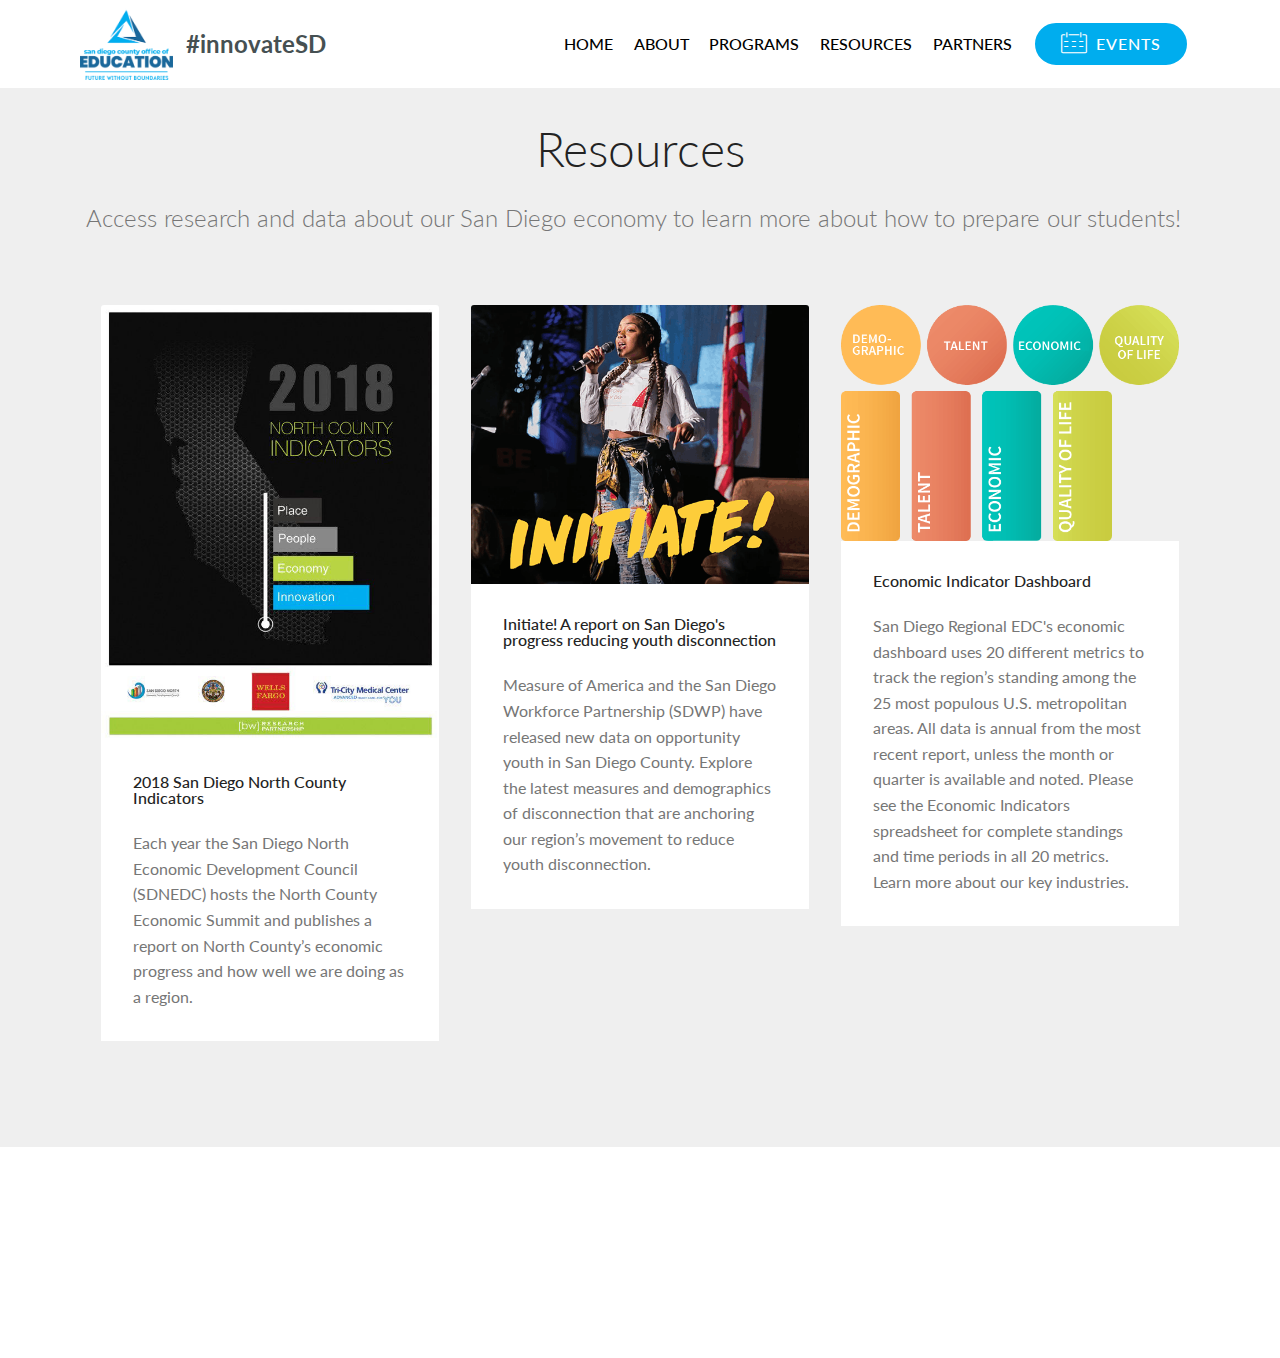
<file: resources.html>
<!DOCTYPE html>
<html  >
<head>
  <!-- Site made with Mobirise Website Builder v5.5.8, https://mobirise.com -->
  <meta charset="UTF-8">
  <meta http-equiv="X-UA-Compatible" content="IE=edge">
  <meta name="generator" content="Mobirise v5.5.8, mobirise.com">
  <meta name="viewport" content="width=device-width, initial-scale=1, minimum-scale=1">
  <link rel="shortcut icon" href="assets/images/sdcoe-logo-tri-rgb-250px-224x173.png" type="image/x-icon">
  <meta name="description" content="Resources">
  
  
  <title>#innovateSD | Resources</title>
  <link rel="stylesheet" href="assets/web/assets/mobirise-icons/mobirise-icons.css">
  <link rel="stylesheet" href="assets/bootstrap/css/bootstrap.min.css">
  <link rel="stylesheet" href="assets/bootstrap/css/bootstrap-grid.min.css">
  <link rel="stylesheet" href="assets/bootstrap/css/bootstrap-reboot.min.css">
  <link rel="stylesheet" href="assets/web/assets/gdpr-plugin/gdpr-styles.css">
  <link rel="stylesheet" href="assets/tether/tether.min.css">
  <link rel="stylesheet" href="assets/animatecss/animate.min.css">
  <link rel="stylesheet" href="assets/dropdown/css/style.css">
  <link rel="stylesheet" href="assets/socicon/css/styles.css">
  <link rel="stylesheet" href="assets/theme/css/style.css">
  <link rel="preload" href="https://fonts.googleapis.com/css?family=Lato:100,100i,300,300i,400,400i,700,700i,900,900i&display=swap" as="style" onload="this.onload=null;this.rel='stylesheet'">
  <noscript><link rel="stylesheet" href="https://fonts.googleapis.com/css?family=Lato:100,100i,300,300i,400,400i,700,700i,900,900i&display=swap"></noscript>
  <link rel="preload" as="style" href="assets/mobirise/css/mbr-additional.css"><link rel="stylesheet" href="assets/mobirise/css/mbr-additional.css" type="text/css">
  
  
  
  
</head>
<body>

<!-- Analytics -->
<!-- Global site tag (gtag.js) - Google Analytics -->
<script async src="https://www.googletagmanager.com/gtag/js?id=UA-120233607-1"></script>
<script>
  window.dataLayer = window.dataLayer || [];
  function gtag(){dataLayer.push(arguments);}
  gtag('js', new Date());

  gtag('config', 'UA-120233607-1');
</script>
<!-- /Analytics -->


  
  <section class="menu cid-qRIc35awCe" once="menu" id="menu2-v">

    

    <nav class="navbar navbar-expand beta-menu navbar-dropdown align-items-center navbar-fixed-top navbar-toggleable-sm">
        <button class="navbar-toggler navbar-toggler-right" type="button" data-toggle="collapse" data-target="#navbarSupportedContent" aria-controls="navbarSupportedContent" aria-expanded="false" aria-label="Toggle navigation">
            <div class="hamburger">
                <span></span>
                <span></span>
                <span></span>
                <span></span>
            </div>
        </button>
        <div class="menu-logo">
            <div class="navbar-brand">
                <span class="navbar-logo">
                    <a href="http://www.sdcoe.net">
                        <img src="assets/images/sdcoe-logo-tri-rgb-250px-224x173.png" alt="San Diego County Office of Education" title="San Diego County Office of Education" style="height: 4.5rem;">
                    </a>
                </span>
                <span class="navbar-caption-wrap"><a class="navbar-caption text-warning display-5" href="index.html">
                        #innovateSD</a></span>
            </div>
        </div>
        <div class="collapse navbar-collapse" id="navbarSupportedContent">
            <ul class="navbar-nav nav-dropdown" data-app-modern-menu="true"><li class="nav-item">
                    <a class="nav-link link text-black display-4" href="index.html">
                        HOME</a>
                </li><li class="nav-item"><a class="nav-link link text-black display-4" href="about.html">
                        ABOUT</a></li><li class="nav-item"><a class="nav-link link text-black display-4" href="programs.html">
                        PROGRAMS</a></li><li class="nav-item"><a class="nav-link link text-black display-4" href="resources.html">
                        RESOURCES</a></li><li class="nav-item"><a class="nav-link link text-black display-4" href="partners.html">
                        PARTNERS</a></li></ul>
            <div class="navbar-buttons mbr-section-btn"><a class="btn btn-sm btn-primary display-4" href="events.html"><span class="mbri-calendar mbr-iconfont mbr-iconfont-btn"></span>
                    
                    EVENTS</a></div>
        </div>
    </nav>
</section>

<section class="features18 popup-btn-cards cid-qSOAVQWm96" id="features18-1e">

    

    
    <div class="container">
        <h2 class="mbr-section-title pb-3 align-center mbr-fonts-style display-2">
            Resources</h2>
        <h3 class="mbr-section-subtitle display-5 align-center mbr-fonts-style mbr-light">
            Access research and data about our San Diego economy to learn more about how to prepare our students! &nbsp;</h3>
        <div class="media-container-row pt-5 ">
            <div class="card p-3 col-12 col-md-6 col-lg-4">
                <div class="card-wrapper ">
                    <div class="card-img">
                        <div class="mbr-overlay"></div>
                        <div class="mbr-section-btn text-center"><a href="https://www.sdnedc.org/grow/research-and-reports/" class="btn btn-primary display-4" target="_blank">Learn More</a></div>
                        <img src="assets/images/ncprospectscover2018-forweb-612x792.jpg" alt="Mobirise" title="">
                    </div>
                    <div class="card-box">
                        <h4 class="card-title mbr-fonts-style display-7">
                            2018 San Diego North County Indicators</h4>
                        <p class="mbr-text mbr-fonts-style align-left display-7">
                            Each year the San Diego North Economic Development Council (SDNEDC) hosts the North County Economic Summit and publishes a report on North County’s economic progress and how well we are doing as a region.
                        </p>
                    </div>
                </div>
            </div>
            <div class="card p-3 col-12 col-md-6 col-lg-4">
                <div class="card-wrapper">
                    <div class="card-img">
                        <div class="mbr-overlay"></div>
                        <div class="mbr-section-btn text-center"><a href="http://workforce.org/reports" class="btn btn-primary display-4" target="_blank">Learn More</a></div>
                        <img src="assets/images/screen-shot-2018-05-23-at-10.06.59-am-584x483.png" alt="Mobirise" title="">
                    </div>
                    <div class="card-box">
                        <h4 class="card-title mbr-fonts-style display-7">
                            Initiate! A report on San Diego's progress reducing youth disconnection</h4>
                        <p class="mbr-text mbr-fonts-style display-7">
                           Measure of America and the San Diego Workforce Partnership (SDWP) have released new data on opportunity youth in San Diego County. Explore the latest measures and demographics of disconnection that are anchoring our region’s movement to reduce youth disconnection.
                        </p>
                    </div>
                </div>
            </div>

            <div class="card p-3 col-12 col-md-6 col-lg-4">
                <div class="card-wrapper">
                    <div class="card-img">
                        <div class="mbr-overlay"></div>
                        <div class="mbr-section-btn text-center"><a href="http://www.sandiegobusiness.org/research-center/dashboard" class="btn btn-primary display-4" target="_blank">Learn More</a></div>
                        <img src="assets/images/sprites-dash-584x408.png" alt="Mobirise" title="">
                    </div>
                    <div class="card-box">
                        <h4 class="card-title mbr-fonts-style display-7">
                            Economic Indicator Dashboard</h4>
                        <p class="mbr-text mbr-fonts-style display-7">
                            San Diego Regional EDC's economic dashboard uses 20 different metrics to track the region’s standing among the 25 most populous U.S. metropolitan areas. All data is annual from the most recent report, unless the month or quarter is available and noted. Please see the Economic Indicators spreadsheet for complete standings and time periods in all 20 metrics. Learn more about our key industries. </p>
                    </div>
                </div>
            </div>

            
        </div>
    </div>
</section>

<section once="" class="cid-qSON5AsgJD mbr-reveal" id="footer7-1z">

    

    

    <div class="container">
        <div class="media-container-row align-center mbr-white">
            <div class="row row-links">
                <ul class="foot-menu">
                    
                    
                    
                    
                    
                <li class="foot-menu-item mbr-fonts-style display-7"><a href="index.html" class="text-danger">Home</a></li><li class="foot-menu-item mbr-fonts-style display-7"><a href="about.html" class="text-danger">About</a></li><li class="foot-menu-item mbr-fonts-style display-7"><a href="programs.html" class="text-danger">Programs</a></li><li class="foot-menu-item mbr-fonts-style display-7"><a href="resources.html" class="text-danger">Resources</a></li><li class="foot-menu-item mbr-fonts-style display-7"><a href="partners.html" class="text-danger">Partners</a></li><li class="foot-menu-item mbr-fonts-style display-7"><a href="contact.html" class="text-danger">Contact</a></li></ul>
            </div>
            <div class="row social-row">
                <div class="social-list align-right pb-2">
                    
                    
                    
                    
                    
                    
                <div class="soc-item">
                        <a href="https://twitter.com/SanDiegoCOE" target="_blank">
                            <span class="mbr-iconfont mbr-iconfont-social socicon-twitter socicon"></span>
                        </a>
                    </div><div class="soc-item">
                        <a href="https://www.facebook.com/sandiegocoe/" target="_blank">
                            <span class="mbr-iconfont mbr-iconfont-social socicon-facebook socicon"></span>
                        </a>
                    </div><div class="soc-item">
                        <a href="https://www.instagram.com/SanDiegoCOE/" target="_blank">
                            <span class="mbr-iconfont mbr-iconfont-social socicon-instagram socicon"></span>
                        </a>
                    </div><div class="soc-item">
                        <a href="https://www.linkedin.com/company/san-diego-county-office-of-education" target="_blank">
                            <span class="mbr-iconfont mbr-iconfont-social socicon-linkedin socicon"></span>
                        </a>
                    </div></div>
            </div>
            <div class="row row-copirayt">
                <p class="mbr-text mb-0 mbr-fonts-style mbr-white align-center display-7">
                    © San Diego County Office of Education - All Rights Reserved
                </p>
            </div>
        </div>
    </div>
</section><section style="background-color: #fff; font-family: -apple-system, BlinkMacSystemFont, 'Segoe UI', 'Roboto', 'Helvetica Neue', Arial, sans-serif; color:#aaa; font-size:12px; padding: 0; align-items: center; display: flex;"><a href="https://mobirise.site/b" style="flex: 1 1; height: 3rem; padding-left: 1rem;"></a><p style="flex: 0 0 auto; margin:0; padding-right:1rem;">Create your own <a href="https://mobirise.site/y" style="color:#aaa;">site</a> with Mobirise</p></section><script src="assets/popper/popper.min.js"></script>  <script src="assets/web/assets/jquery/jquery.min.js"></script>  <script src="assets/bootstrap/js/bootstrap.min.js"></script>  <script src="assets/tether/tether.min.js"></script>  <script src="assets/smoothscroll/smooth-scroll.js"></script>  <script src="assets/viewportchecker/jquery.viewportchecker.js"></script>  <script src="assets/dropdown/js/nav-dropdown.js"></script>  <script src="assets/dropdown/js/navbar-dropdown.js"></script>  <script src="assets/touchswipe/jquery.touch-swipe.min.js"></script>  <script src="assets/mbr-popup-btns/mbr-popup-btns.js"></script>  <script src="assets/theme/js/script.js"></script>  
  
  
 <div id="scrollToTop" class="scrollToTop mbr-arrow-up"><a style="text-align: center;"><i class="mbr-arrow-up-icon mbr-arrow-up-icon-cm cm-icon cm-icon-smallarrow-up"></i></a></div>
    <input name="animation" type="hidden">
  </body>
</html>
</file>
<file: assets/web/assets/mobirise-icons/mobirise-icons.css>
@font-face {
  font-family: 'MobiriseIcons';
  src:  url('mobirise-icons.eot?spat4u');
  src:  url('mobirise-icons.eot?spat4u#iefix') format('embedded-opentype'),
    url('mobirise-icons.ttf?spat4u') format('truetype'),
    url('mobirise-icons.woff?spat4u') format('woff'),
    url('mobirise-icons.svg?spat4u#MobiriseIcons') format('svg');
  font-weight: normal;
  font-style: normal;
}

[class^="mbri-"], [class*=" mbri-"] {
  /* use !important to prevent issues with browser extensions that change fonts */
  font-family: MobiriseIcons !important;
  speak: none;
  font-style: normal;
  font-weight: normal;
  font-variant: normal;
  text-transform: none;
  line-height: 1;

  /* Better Font Rendering =========== */
  -webkit-font-smoothing: antialiased;
  -moz-osx-font-smoothing: grayscale;
}

.mbri-add-submenu:before {
  content: "\e900";
}
.mbri-alert:before {
  content: "\e901";
}
.mbri-align-center:before {
  content: "\e902";
}
.mbri-align-justify:before {
  content: "\e903";
}
.mbri-align-left:before {
  content: "\e904";
}
.mbri-align-right:before {
  content: "\e905";
}
.mbri-android:before {
  content: "\e906";
}
.mbri-apple:before {
  content: "\e907";
}
.mbri-arrow-down:before {
  content: "\e908";
}
.mbri-arrow-next:before {
  content: "\e909";
}
.mbri-arrow-prev:before {
  content: "\e90a";
}
.mbri-arrow-up:before {
  content: "\e90b";
}
.mbri-bold:before {
  content: "\e90c";
}
.mbri-bookmark:before {
  content: "\e90d";
}
.mbri-bootstrap:before {
  content: "\e90e";
}
.mbri-briefcase:before {
  content: "\e90f";
}
.mbri-browse:before {
  content: "\e910";
}
.mbri-bulleted-list:before {
  content: "\e911";
}
.mbri-calendar:before {
  content: "\e912";
}
.mbri-camera:before {
  content: "\e913";
}
.mbri-cart-add:before {
  content: "\e914";
}
.mbri-cart-full:before {
  content: "\e915";
}
.mbri-cash:before {
  content: "\e916";
}
.mbri-change-style:before {
  content: "\e917";
}
.mbri-chat:before {
  content: "\e918";
}
.mbri-clock:before {
  content: "\e919";
}
.mbri-close:before {
  content: "\e91a";
}
.mbri-cloud:before {
  content: "\e91b";
}
.mbri-code:before {
  content: "\e91c";
}
.mbri-contact-form:before {
  content: "\e91d";
}
.mbri-credit-card:before {
  content: "\e91e";
}
.mbri-cursor-click:before {
  content: "\e91f";
}
.mbri-cust-feedback:before {
  content: "\e920";
}
.mbri-database:before {
  content: "\e921";
}
.mbri-delivery:before {
  content: "\e922";
}
.mbri-desktop:before {
  content: "\e923";
}
.mbri-devices:before {
  content: "\e924";
}
.mbri-down:before {
  content: "\e925";
}
.mbri-download:before {
  content: "\e989";
}
.mbri-drag-n-drop:before {
  content: "\e927";
}
.mbri-drag-n-drop2:before {
  content: "\e928";
}
.mbri-edit:before {
  content: "\e929";
}
.mbri-edit2:before {
  content: "\e92a";
}
.mbri-error:before {
  content: "\e92b";
}
.mbri-extension:before {
  content: "\e92c";
}
.mbri-features:before {
  content: "\e92d";
}
.mbri-file:before {
  content: "\e92e";
}
.mbri-flag:before {
  content: "\e92f";
}
.mbri-folder:before {
  content: "\e930";
}
.mbri-gift:before {
  content: "\e931";
}
.mbri-github:before {
  content: "\e932";
}
.mbri-globe:before {
  content: "\e933";
}
.mbri-globe-2:before {
  content: "\e934";
}
.mbri-growing-chart:before {
  content: "\e935";
}
.mbri-hearth:before {
  content: "\e936";
}
.mbri-help:before {
  content: "\e937";
}
.mbri-home:before {
  content: "\e938";
}
.mbri-hot-cup:before {
  content: "\e939";
}
.mbri-idea:before {
  content: "\e93a";
}
.mbri-image-gallery:before {
  content: "\e93b";
}
.mbri-image-slider:before {
  content: "\e93c";
}
.mbri-info:before {
  content: "\e93d";
}
.mbri-italic:before {
  content: "\e93e";
}
.mbri-key:before {
  content: "\e93f";
}
.mbri-laptop:before {
  content: "\e940";
}
.mbri-layers:before {
  content: "\e941";
}
.mbri-left-right:before {
  content: "\e942";
}
.mbri-left:before {
  content: "\e943";
}
.mbri-letter:before {
  content: "\e944";
}
.mbri-like:before {
  content: "\e945";
}
.mbri-link:before {
  content: "\e946";
}
.mbri-lock:before {
  content: "\e947";
}
.mbri-login:before {
  content: "\e948";
}
.mbri-logout:before {
  content: "\e949";
}
.mbri-magic-stick:before {
  content: "\e94a";
}
.mbri-map-pin:before {
  content: "\e94b";
}
.mbri-menu:before {
  content: "\e94c";
}
.mbri-mobile:before {
  content: "\e94d";
}
.mbri-mobile2:before {
  content: "\e94e";
}
.mbri-mobirise:before {
  content: "\e94f";
}
.mbri-more-horizontal:before {
  content: "\e950";
}
.mbri-more-vertical:before {
  content: "\e951";
}
.mbri-music:before {
  content: "\e952";
}
.mbri-new-file:before {
  content: "\e953";
}
.mbri-numbered-list:before {
  content: "\e954";
}
.mbri-opened-folder:before {
  content: "\e955";
}
.mbri-pages:before {
  content: "\e956";
}
.mbri-paper-plane:before {
  content: "\e957";
}
.mbri-paperclip:before {
  content: "\e958";
}
.mbri-photo:before {
  content: "\e959";
}
.mbri-photos:before {
  content: "\e95a";
}
.mbri-pin:before {
  content: "\e95b";
}
.mbri-play:before {
  content: "\e95c";
}
.mbri-plus:before {
  content: "\e95d";
}
.mbri-preview:before {
  content: "\e95e";
}
.mbri-print:before {
  content: "\e95f";
}
.mbri-protect:before {
  content: "\e960";
}
.mbri-question:before {
  content: "\e961";
}
.mbri-quote-left:before {
  content: "\e962";
}
.mbri-quote-right:before {
  content: "\e963";
}
.mbri-refresh:before {
  content: "\e964";
}
.mbri-responsive:before {
  content: "\e965";
}
.mbri-right:before {
  content: "\e966";
}
.mbri-rocket:before {
  content: "\e967";
}
.mbri-sad-face:before {
  content: "\e968";
}
.mbri-sale:before {
  content: "\e969";
}
.mbri-save:before {
  content: "\e96a";
}
.mbri-search:before {
  content: "\e96b";
}
.mbri-setting:before {
  content: "\e96c";
}
.mbri-setting2:before {
  content: "\e96d";
}
.mbri-setting3:before {
  content: "\e96e";
}
.mbri-share:before {
  content: "\e96f";
}
.mbri-shopping-bag:before {
  content: "\e970";
}
.mbri-shopping-basket:before {
  content: "\e971";
}
.mbri-shopping-cart:before {
  content: "\e972";
}
.mbri-sites:before {
  content: "\e973";
}
.mbri-smile-face:before {
  content: "\e974";
}
.mbri-speed:before {
  content: "\e975";
}
.mbri-star:before {
  content: "\e976";
}
.mbri-success:before {
  content: "\e977";
}
.mbri-sun:before {
  content: "\e978";
}
.mbri-sun2:before {
  content: "\e979";
}
.mbri-tablet:before {
  content: "\e97a";
}
.mbri-tablet-vertical:before {
  content: "\e97b";
}
.mbri-target:before {
  content: "\e97c";
}
.mbri-timer:before {
  content: "\e97d";
}
.mbri-to-ftp:before {
  content: "\e97e";
}
.mbri-to-local-drive:before {
  content: "\e97f";
}
.mbri-touch-swipe:before {
  content: "\e980";
}
.mbri-touch:before {
  content: "\e981";
}
.mbri-trash:before {
  content: "\e982";
}
.mbri-underline:before {
  content: "\e983";
}
.mbri-unlink:before {
  content: "\e984";
}
.mbri-unlock:before {
  content: "\e985";
}
.mbri-up-down:before {
  content: "\e986";
}
.mbri-up:before {
  content: "\e987";
}
.mbri-update:before {
  content: "\e988";
}
.mbri-upload:before {
 content: "\e926"; 
}
.mbri-user:before {
  content: "\e98a";
}
.mbri-user2:before {
  content: "\e98b";
}
.mbri-users:before {
  content: "\e98c";
}
.mbri-video:before {
  content: "\e98d";
}
.mbri-video-play:before {
  content: "\e98e";
}
.mbri-watch:before {
  content: "\e98f";
}
.mbri-website-theme:before {
  content: "\e990";
}
.mbri-wifi:before {
  content: "\e991";
}
.mbri-windows:before {
  content: "\e992";
}
.mbri-zoom-out:before {
  content: "\e993";
}
.mbri-redo:before {
  content: "\e994";
}
.mbri-undo:before {
  content: "\e995";
}
</file>
<file: assets/web/assets/gdpr-plugin/gdpr-styles.css>
.gdpr-block {
    padding: 10px;
    font-size: 14px;
    display: block;
    width: 100%;
    text-align: center;
}
.gdpr-block.covert {
	display: none;
}
.textGDPR {
    position: relative;
}
.gdpr-block label span.textGDPR input[name='gdpr']{
    width: 15px;
    height: 15px;
    margin: 0;
    position: absolute;
    top: 3px;
    left: -20px;
}
.gdpr-block label {
    color: #a7a7a7;
    vertical-align: middle;
    user-select: none;
    margin-bottom: 0;
}
</file>
<file: assets/dropdown/css/style.css>
.navbar-dropdown {
  left: 0;
  padding: 0;
  position: absolute;
  right: 0;
  top: 0;
  transition: all 0.45s ease;
  z-index: 1030;
  background: #282828; }
  .navbar-dropdown .navbar-logo {
    margin-right: 0.8rem;
    transition: margin 0.3s ease-in-out;
    vertical-align: middle; }
    .navbar-dropdown .navbar-logo img {
      height: 3.125rem;
      transition: all 0.3s ease-in-out; }
    .navbar-dropdown .navbar-logo.mbr-iconfont {
      font-size: 3.125rem;
      line-height: 3.125rem; }
  .navbar-dropdown .navbar-caption {
    font-weight: 700;
    white-space: normal;
    vertical-align: -4px;
    line-height: 3.125rem !important; }
    .navbar-dropdown .navbar-caption, .navbar-dropdown .navbar-caption:hover {
      color: inherit;
      text-decoration: none; }
  .navbar-dropdown .mbr-iconfont + .navbar-caption {
    vertical-align: -1px; }
  .navbar-dropdown.navbar-fixed-top {
    position: fixed; }
  .navbar-dropdown .navbar-brand span {
    vertical-align: -4px; }
  .navbar-dropdown.bg-color.transparent {
    background: none; }
  .navbar-dropdown.navbar-short .navbar-brand {
    padding: 0.625rem 0; }
    .navbar-dropdown.navbar-short .navbar-brand span {
      vertical-align: -1px; }
  .navbar-dropdown.navbar-short .navbar-caption {
    line-height: 2.375rem !important;
    vertical-align: -2px; }
  .navbar-dropdown.navbar-short .navbar-logo {
    margin-right: 0.5rem; }
    .navbar-dropdown.navbar-short .navbar-logo img {
      height: 2.375rem; }
    .navbar-dropdown.navbar-short .navbar-logo.mbr-iconfont {
      font-size: 2.375rem;
      line-height: 2.375rem; }
  .navbar-dropdown.navbar-short .mbr-table-cell {
    height: 3.625rem; }
  .navbar-dropdown .navbar-close {
    left: 0.6875rem;
    position: fixed;
    top: 0.75rem;
    z-index: 1000; }
  .navbar-dropdown .hamburger-icon {
    content: "";
    display: inline-block;
    vertical-align: middle;
    width: 16px;
    -webkit-box-shadow: 0 -6px 0 1px #282828,0 0 0 1px #282828,0 6px 0 1px #282828;
    -moz-box-shadow: 0 -6px 0 1px #282828,0 0 0 1px #282828,0 6px 0 1px #282828;
    box-shadow: 0 -6px 0 1px #282828,0 0 0 1px #282828,0 6px 0 1px #282828; }

.dropdown-menu .dropdown-toggle[data-toggle="dropdown-submenu"]::after {
  border-bottom: 0.35em solid transparent;
  border-left: 0.35em solid;
  border-right: 0;
  border-top: 0.35em solid transparent;
  margin-left: 0.3rem; }

.dropdown-menu .dropdown-item:focus {
  outline: 0; }

.nav-dropdown {
  font-size: 0.75rem;
  font-weight: 500;
  height: auto !important; }
  .nav-dropdown .nav-btn {
    padding-left: 1rem; }
  .nav-dropdown .link {
    margin: .667em 1.667em;
    font-weight: 500;
    padding: 0;
    transition: color .2s ease-in-out; }
    .nav-dropdown .link.dropdown-toggle {
      margin-right: 2.583em; }
      .nav-dropdown .link.dropdown-toggle::after {
        margin-left: .25rem;
        border-top: 0.35em solid;
        border-right: 0.35em solid transparent;
        border-left: 0.35em solid transparent;
        border-bottom: 0; }
      .nav-dropdown .link.dropdown-toggle[aria-expanded="true"] {
        margin: 0;
        padding: 0.667em 3.263em  0.667em 1.667em; }
  .nav-dropdown .link::after,
  .nav-dropdown .dropdown-item::after {
    color: inherit; }
  .nav-dropdown .btn {
    font-size: 0.75rem;
    font-weight: 700;
    letter-spacing: 0;
    margin-bottom: 0;
    padding-left: 1.25rem;
    padding-right: 1.25rem; }
  .nav-dropdown .dropdown-menu {
    border-radius: 0;
    border: 0;
    left: 0;
    margin: 0;
    padding-bottom: 1.25rem;
    padding-top: 1.25rem;
    position: relative; }
  .nav-dropdown .dropdown-submenu {
    margin-left: 0.125rem;
    top: 0; }
  .nav-dropdown .dropdown-item {
    font-weight: 500;
    line-height: 2;
    padding: 0.3846em 4.615em 0.3846em 1.5385em;
    position: relative;
    transition: color .2s ease-in-out, background-color .2s ease-in-out; }
    .nav-dropdown .dropdown-item::after {
      margin-top: -0.3077em;
      position: absolute;
      right: 1.1538em;
      top: 50%; }
    .nav-dropdown .dropdown-item:focus, .nav-dropdown .dropdown-item:hover {
      background: none; }

@media (max-width: 767px) {
  .nav-dropdown.navbar-toggleable-sm {
    bottom: 0;
    display: none;
    left: 0;
    overflow-x: hidden;
    position: fixed;
    top: 0;
    transform: translateX(-100%);
    -ms-transform: translateX(-100%);
    -webkit-transform: translateX(-100%);
    width: 18.75rem;
    z-index: 999; } }
.nav-dropdown.navbar-toggleable-xl {
  bottom: 0;
  display: none;
  left: 0;
  overflow-x: hidden;
  position: fixed;
  top: 0;
  transform: translateX(-100%);
  -ms-transform: translateX(-100%);
  -webkit-transform: translateX(-100%);
  width: 18.75rem;
  z-index: 999; }

.nav-dropdown-sm {
  display: block !important;
  overflow-x: hidden;
  overflow: auto;
  padding-top: 3.875rem; }
  .nav-dropdown-sm::after {
    content: "";
    display: block;
    height: 3rem;
    width: 100%; }
  .nav-dropdown-sm.collapse.in ~ .navbar-close {
    display: block !important; }
  .nav-dropdown-sm.collapsing, .nav-dropdown-sm.collapse.in {
    transform: translateX(0);
    -ms-transform: translateX(0);
    -webkit-transform: translateX(0);
    transition: all 0.25s ease-out;
    -webkit-transition: all 0.25s ease-out;
    background: #282828; }
  .nav-dropdown-sm.collapsing[aria-expanded="false"] {
    transform: translateX(-100%);
    -ms-transform: translateX(-100%);
    -webkit-transform: translateX(-100%); }
  .nav-dropdown-sm .nav-item {
    display: block;
    margin-left: 0 !important;
    padding-left: 0; }
  .nav-dropdown-sm .link,
  .nav-dropdown-sm .dropdown-item {
    border-top: 1px dotted rgba(255, 255, 255, 0.1);
    font-size: 0.8125rem;
    line-height: 1.6;
    margin: 0 !important;
    padding: 0.875rem 2.4rem 0.875rem 1.5625rem !important;
    position: relative;
    white-space: normal; }
    .nav-dropdown-sm .link:focus, .nav-dropdown-sm .link:hover,
    .nav-dropdown-sm .dropdown-item:focus,
    .nav-dropdown-sm .dropdown-item:hover {
      background: rgba(0, 0, 0, 0.2) !important;
      color: #c0a375; }
  .nav-dropdown-sm .nav-btn {
    position: relative;
    padding: 1.5625rem 1.5625rem 0 1.5625rem; }
    .nav-dropdown-sm .nav-btn::before {
      border-top: 1px dotted rgba(255, 255, 255, 0.1);
      content: "";
      left: 0;
      position: absolute;
      top: 0;
      width: 100%; }
    .nav-dropdown-sm .nav-btn + .nav-btn {
      padding-top: 0.625rem; }
      .nav-dropdown-sm .nav-btn + .nav-btn::before {
        display: none; }
  .nav-dropdown-sm .btn {
    padding: 0.625rem 0; }
  .nav-dropdown-sm .dropdown-toggle[data-toggle="dropdown-submenu"]::after {
    margin-left: .25rem;
    border-top: 0.35em solid;
    border-right: 0.35em solid transparent;
    border-left: 0.35em solid transparent;
    border-bottom: 0; }
  .nav-dropdown-sm .dropdown-toggle[data-toggle="dropdown-submenu"][aria-expanded="true"]::after {
    border-top: 0;
    border-right: 0.35em solid transparent;
    border-left: 0.35em solid transparent;
    border-bottom: 0.35em solid; }
  .nav-dropdown-sm .dropdown-menu {
    margin: 0;
    padding: 0;
    position: relative;
    top: 0;
    left: 0;
    width: 100%;
    border: 0;
    float: none;
    border-radius: 0;
    background: none; }
  .nav-dropdown-sm .dropdown-submenu {
    left: 100%;
    margin-left: 0.125rem;
    margin-top: -1.25rem;
    top: 0; }

.navbar-toggleable-sm .nav-dropdown .dropdown-menu {
  position: absolute; }

.navbar-toggleable-sm .nav-dropdown .dropdown-submenu {
  left: 100%;
  margin-left: 0.125rem;
  margin-top: -1.25rem;
  top: 0; }

.navbar-toggleable-sm.opened .nav-dropdown .dropdown-menu {
  position: relative; }

.navbar-toggleable-sm.opened .nav-dropdown .dropdown-submenu {
  left: 0;
  margin-left: 00rem;
  margin-top: 0rem;
  top: 0; }

.is-builder .nav-dropdown.collapsing {
  transition: none !important; }

/*# sourceMappingURL=style.css.map */
</file>
<file: assets/socicon/css/styles.css>
@charset "UTF-8";

@font-face {
  font-family: 'Socicon';
  src:  url('../fonts/socicon.eot');
  src:  url('../fonts/socicon.eot?#iefix') format('embedded-opentype'),
    url('../fonts/socicon.woff2') format('woff2'),
    url('../fonts/socicon.ttf') format('truetype'),
    url('../fonts/socicon.woff') format('woff'),
    url('../fonts/socicon.svg#socicon') format('svg');
  font-weight: normal;
  font-style: normal;
}

[data-icon]:before {
  font-family: "socicon" !important;
  content: attr(data-icon);
  font-style: normal !important;
  font-weight: normal !important;
  font-variant: normal !important;
  text-transform: none !important;
  speak: none;
  line-height: 1;
  -webkit-font-smoothing: antialiased;
  -moz-osx-font-smoothing: grayscale;
}

[class^="socicon-"], [class*=" socicon-"] {
  /* use !important to prevent issues with browser extensions that change fonts */
  font-family: 'Socicon' !important;
  speak: none;
  font-style: normal;
  font-weight: normal;
  font-variant: normal;
  text-transform: none;
  line-height: 1;

  /* Better Font Rendering =========== */
  -webkit-font-smoothing: antialiased;
  -moz-osx-font-smoothing: grayscale;
}

.socicon-eitaa:before {
  content: "\e97c";
}
.socicon-soroush:before {
  content: "\e97d";
}
.socicon-bale:before {
  content: "\e97e";
}
.socicon-zazzle:before {
  content: "\e97b";
}
.socicon-society6:before {
  content: "\e97a";
}
.socicon-redbubble:before {
  content: "\e979";
}
.socicon-avvo:before {
  content: "\e978";
}
.socicon-stitcher:before {
  content: "\e977";
}
.socicon-googlehangouts:before {
  content: "\e974";
}
.socicon-dlive:before {
  content: "\e975";
}
.socicon-vsco:before {
  content: "\e976";
}
.socicon-flipboard:before {
  content: "\e973";
}
.socicon-ubuntu:before {
  content: "\e958";
}
.socicon-artstation:before {
  content: "\e959";
}
.socicon-invision:before {
  content: "\e95a";
}
.socicon-torial:before {
  content: "\e95b";
}
.socicon-collectorz:before {
  content: "\e95c";
}
.socicon-seenthis:before {
  content: "\e95d";
}
.socicon-googleplaymusic:before {
  content: "\e95e";
}
.socicon-debian:before {
  content: "\e95f";
}
.socicon-filmfreeway:before {
  content: "\e960";
}
.socicon-gnome:before {
  content: "\e961";
}
.socicon-itchio:before {
  content: "\e962";
}
.socicon-jamendo:before {
  content: "\e963";
}
.socicon-mix:before {
  content: "\e964";
}
.socicon-sharepoint:before {
  content: "\e965";
}
.socicon-tinder:before {
  content: "\e966";
}
.socicon-windguru:before {
  content: "\e967";
}
.socicon-cdbaby:before {
  content: "\e968";
}
.socicon-elementaryos:before {
  content: "\e969";
}
.socicon-stage32:before {
  content: "\e96a";
}
.socicon-tiktok:before {
  content: "\e96b";
}
.socicon-gitter:before {
  content: "\e96c";
}
.socicon-letterboxd:before {
  content: "\e96d";
}
.socicon-threema:before {
  content: "\e96e";
}
.socicon-splice:before {
  content: "\e96f";
}
.socicon-metapop:before {
  content: "\e970";
}
.socicon-naver:before {
  content: "\e971";
}
.socicon-remote:before {
  content: "\e972";
}
.socicon-internet:before {
  content: "\e957";
}
.socicon-moddb:before {
  content: "\e94b";
}
.socicon-indiedb:before {
  content: "\e94c";
}
.socicon-traxsource:before {
  content: "\e94d";
}
.socicon-gamefor:before {
  content: "\e94e";
}
.socicon-pixiv:before {
  content: "\e94f";
}
.socicon-myanimelist:before {
  content: "\e950";
}
.socicon-blackberry:before {
  content: "\e951";
}
.socicon-wickr:before {
  content: "\e952";
}
.socicon-spip:before {
  content: "\e953";
}
.socicon-napster:before {
  content: "\e954";
}
.socicon-beatport:before {
  content: "\e955";
}
.socicon-hackerone:before {
  content: "\e956";
}
.socicon-hackernews:before {
  content: "\e946";
}
.socicon-smashwords:before {
  content: "\e947";
}
.socicon-kobo:before {
  content: "\e948";
}
.socicon-bookbub:before {
  content: "\e949";
}
.socicon-mailru:before {
  content: "\e94a";
}
.socicon-gitlab:before {
  content: "\e945";
}
.socicon-instructables:before {
  content: "\e944";
}
.socicon-portfolio:before {
  content: "\e943";
}
.socicon-codered:before {
  content: "\e940";
}
.socicon-origin:before {
  content: "\e941";
}
.socicon-nextdoor:before {
  content: "\e942";
}
.socicon-udemy:before {
  content: "\e93f";
}
.socicon-livemaster:before {
  content: "\e93e";
}
.socicon-crunchbase:before {
  content: "\e93b";
}
.socicon-homefy:before {
  content: "\e93c";
}
.socicon-calendly:before {
  content: "\e93d";
}
.socicon-realtor:before {
  content: "\e90f";
}
.socicon-tidal:before {
  content: "\e910";
}
.socicon-qobuz:before {
  content: "\e911";
}
.socicon-natgeo:before {
  content: "\e912";
}
.socicon-mastodon:before {
  content: "\e913";
}
.socicon-unsplash:before {
  content: "\e914";
}
.socicon-homeadvisor:before {
  content: "\e915";
}
.socicon-angieslist:before {
  content: "\e916";
}
.socicon-codepen:before {
  content: "\e917";
}
.socicon-slack:before {
  content: "\e918";
}
.socicon-openaigym:before {
  content: "\e919";
}
.socicon-logmein:before {
  content: "\e91a";
}
.socicon-fiverr:before {
  content: "\e91b";
}
.socicon-gotomeeting:before {
  content: "\e91c";
}
.socicon-aliexpress:before {
  content: "\e91d";
}
.socicon-guru:before {
  content: "\e91e";
}
.socicon-appstore:before {
  content: "\e91f";
}
.socicon-homes:before {
  content: "\e920";
}
.socicon-zoom:before {
  content: "\e921";
}
.socicon-alibaba:before {
  content: "\e922";
}
.socicon-craigslist:before {
  content: "\e923";
}
.socicon-wix:before {
  content: "\e924";
}
.socicon-redfin:before {
  content: "\e925";
}
.socicon-googlecalendar:before {
  content: "\e926";
}
.socicon-shopify:before {
  content: "\e927";
}
.socicon-freelancer:before {
  content: "\e928";
}
.socicon-seedrs:before {
  content: "\e929";
}
.socicon-bing:before {
  content: "\e92a";
}
.socicon-doodle:before {
  content: "\e92b";
}
.socicon-bonanza:before {
  content: "\e92c";
}
.socicon-squarespace:before {
  content: "\e92d";
}
.socicon-toptal:before {
  content: "\e92e";
}
.socicon-gust:before {
  content: "\e92f";
}
.socicon-ask:before {
  content: "\e930";
}
.socicon-trulia:before {
  content: "\e931";
}
.socicon-loomly:before {
  content: "\e932";
}
.socicon-ghost:before {
  content: "\e933";
}
.socicon-upwork:before {
  content: "\e934";
}
.socicon-fundable:before {
  content: "\e935";
}
.socicon-booking:before {
  content: "\e936";
}
.socicon-googlemaps:before {
  content: "\e937";
}
.socicon-zillow:before {
  content: "\e938";
}
.socicon-niconico:before {
  content: "\e939";
}
.socicon-toneden:before {
  content: "\e93a";
}
.socicon-augment:before {
  content: "\e908";
}
.socicon-bitbucket:before {
  content: "\e909";
}
.socicon-fyuse:before {
  content: "\e90a";
}
.socicon-yt-gaming:before {
  content: "\e90b";
}
.socicon-sketchfab:before {
  content: "\e90c";
}
.socicon-mobcrush:before {
  content: "\e90d";
}
.socicon-microsoft:before {
  content: "\e90e";
}
.socicon-pandora:before {
  content: "\e907";
}
.socicon-messenger:before {
  content: "\e906";
}
.socicon-gamewisp:before {
  content: "\e905";
}
.socicon-bloglovin:before {
  content: "\e904";
}
.socicon-tunein:before {
  content: "\e903";
}
.socicon-gamejolt:before {
  content: "\e901";
}
.socicon-trello:before {
  content: "\e902";
}
.socicon-spreadshirt:before {
  content: "\e900";
}
.socicon-500px:before {
  content: "\e000";
}
.socicon-8tracks:before {
  content: "\e001";
}
.socicon-airbnb:before {
  content: "\e002";
}
.socicon-alliance:before {
  content: "\e003";
}
.socicon-amazon:before {
  content: "\e004";
}
.socicon-amplement:before {
  content: "\e005";
}
.socicon-android:before {
  content: "\e006";
}
.socicon-angellist:before {
  content: "\e007";
}
.socicon-apple:before {
  content: "\e008";
}
.socicon-appnet:before {
  content: "\e009";
}
.socicon-baidu:before {
  content: "\e00a";
}
.socicon-bandcamp:before {
  content: "\e00b";
}
.socicon-battlenet:before {
  content: "\e00c";
}
.socicon-mixer:before {
  content: "\e00d";
}
.socicon-bebee:before {
  content: "\e00e";
}
.socicon-bebo:before {
  content: "\e00f";
}
.socicon-behance:before {
  content: "\e010";
}
.socicon-blizzard:before {
  content: "\e011";
}
.socicon-blogger:before {
  content: "\e012";
}
.socicon-buffer:before {
  content: "\e013";
}
.socicon-chrome:before {
  content: "\e014";
}
.socicon-coderwall:before {
  content: "\e015";
}
.socicon-curse:before {
  content: "\e016";
}
.socicon-dailymotion:before {
  content: "\e017";
}
.socicon-deezer:before {
  content: "\e018";
}
.socicon-delicious:before {
  content: "\e019";
}
.socicon-deviantart:before {
  content: "\e01a";
}
.socicon-diablo:before {
  content: "\e01b";
}
.socicon-digg:before {
  content: "\e01c";
}
.socicon-discord:before {
  content: "\e01d";
}
.socicon-disqus:before {
  content: "\e01e";
}
.socicon-douban:before {
  content: "\e01f";
}
.socicon-draugiem:before {
  content: "\e020";
}
.socicon-dribbble:before {
  content: "\e021";
}
.socicon-drupal:before {
  content: "\e022";
}
.socicon-ebay:before {
  content: "\e023";
}
.socicon-ello:before {
  content: "\e024";
}
.socicon-endomodo:before {
  content: "\e025";
}
.socicon-envato:before {
  content: "\e026";
}
.socicon-etsy:before {
  content: "\e027";
}
.socicon-facebook:before {
  content: "\e028";
}
.socicon-feedburner:before {
  content: "\e029";
}
.socicon-filmweb:before {
  content: "\e02a";
}
.socicon-firefox:before {
  content: "\e02b";
}
.socicon-flattr:before {
  content: "\e02c";
}
.socicon-flickr:before {
  content: "\e02d";
}
.socicon-formulr:before {
  content: "\e02e";
}
.socicon-forrst:before {
  content: "\e02f";
}
.socicon-foursquare:before {
  content: "\e030";
}
.socicon-friendfeed:before {
  content: "\e031";
}
.socicon-github:before {
  content: "\e032";
}
.socicon-goodreads:before {
  content: "\e033";
}
.socicon-google:before {
  content: "\e034";
}
.socicon-googlescholar:before {
  content: "\e035";
}
.socicon-googlegroups:before {
  content: "\e036";
}
.socicon-googlephotos:before {
  content: "\e037";
}
.socicon-googleplus:before {
  content: "\e038";
}
.socicon-grooveshark:before {
  content: "\e039";
}
.socicon-hackerrank:before {
  content: "\e03a";
}
.socicon-hearthstone:before {
  content: "\e03b";
}
.socicon-hellocoton:before {
  content: "\e03c";
}
.socicon-heroes:before {
  content: "\e03d";
}
.socicon-smashcast:before {
  content: "\e03e";
}
.socicon-horde:before {
  content: "\e03f";
}
.socicon-houzz:before {
  content: "\e040";
}
.socicon-icq:before {
  content: "\e041";
}
.socicon-identica:before {
  content: "\e042";
}
.socicon-imdb:before {
  content: "\e043";
}
.socicon-instagram:before {
  content: "\e044";
}
.socicon-issuu:before {
  content: "\e045";
}
.socicon-istock:before {
  content: "\e046";
}
.socicon-itunes:before {
  content: "\e047";
}
.socicon-keybase:before {
  content: "\e048";
}
.socicon-lanyrd:before {
  content: "\e049";
}
.socicon-lastfm:before {
  content: "\e04a";
}
.socicon-line:before {
  content: "\e04b";
}
.socicon-linkedin:before {
  content: "\e04c";
}
.socicon-livejournal:before {
  content: "\e04d";
}
.socicon-lyft:before {
  content: "\e04e";
}
.socicon-macos:before {
  content: "\e04f";
}
.socicon-mail:before {
  content: "\e050";
}
.socicon-medium:before {
  content: "\e051";
}
.socicon-meetup:before {
  content: "\e052";
}
.socicon-mixcloud:before {
  content: "\e053";
}
.socicon-modelmayhem:before {
  content: "\e054";
}
.socicon-mumble:before {
  content: "\e055";
}
.socicon-myspace:before {
  content: "\e056";
}
.socicon-newsvine:before {
  content: "\e057";
}
.socicon-nintendo:before {
  content: "\e058";
}
.socicon-npm:before {
  content: "\e059";
}
.socicon-odnoklassniki:before {
  content: "\e05a";
}
.socicon-openid:before {
  content: "\e05b";
}
.socicon-opera:before {
  content: "\e05c";
}
.socicon-outlook:before {
  content: "\e05d";
}
.socicon-overwatch:before {
  content: "\e05e";
}
.socicon-patreon:before {
  content: "\e05f";
}
.socicon-paypal:before {
  content: "\e060";
}
.socicon-periscope:before {
  content: "\e061";
}
.socicon-persona:before {
  content: "\e062";
}
.socicon-pinterest:before {
  content: "\e063";
}
.socicon-play:before {
  content: "\e064";
}
.socicon-player:before {
  content: "\e065";
}
.socicon-playstation:before {
  content: "\e066";
}
.socicon-pocket:before {
  content: "\e067";
}
.socicon-qq:before {
  content: "\e068";
}
.socicon-quora:before {
  content: "\e069";
}
.socicon-raidcall:before {
  content: "\e06a";
}
.socicon-ravelry:before {
  content: "\e06b";
}
.socicon-reddit:before {
  content: "\e06c";
}
.socicon-renren:before {
  content: "\e06d";
}
.socicon-researchgate:before {
  content: "\e06e";
}
.socicon-residentadvisor:before {
  content: "\e06f";
}
.socicon-reverbnation:before {
  content: "\e070";
}
.socicon-rss:before {
  content: "\e071";
}
.socicon-sharethis:before {
  content: "\e072";
}
.socicon-skype:before {
  content: "\e073";
}
.socicon-slideshare:before {
  content: "\e074";
}
.socicon-smugmug:before {
  content: "\e075";
}
.socicon-snapchat:before {
  content: "\e076";
}
.socicon-songkick:before {
  content: "\e077";
}
.socicon-soundcloud:before {
  content: "\e078";
}
.socicon-spotify:before {
  content: "\e079";
}
.socicon-stackexchange:before {
  content: "\e07a";
}
.socicon-stackoverflow:before {
  content: "\e07b";
}
.socicon-starcraft:before {
  content: "\e07c";
}
.socicon-stayfriends:before {
  content: "\e07d";
}
.socicon-steam:before {
  content: "\e07e";
}
.socicon-storehouse:before {
  content: "\e07f";
}
.socicon-strava:before {
  content: "\e080";
}
.socicon-streamjar:before {
  content: "\e081";
}
.socicon-stumbleupon:before {
  content: "\e082";
}
.socicon-swarm:before {
  content: "\e083";
}
.socicon-teamspeak:before {
  content: "\e084";
}
.socicon-teamviewer:before {
  content: "\e085";
}
.socicon-technorati:before {
  content: "\e086";
}
.socicon-telegram:before {
  content: "\e087";
}
.socicon-tripadvisor:before {
  content: "\e088";
}
.socicon-tripit:before {
  content: "\e089";
}
.socicon-triplej:before {
  content: "\e08a";
}
.socicon-tumblr:before {
  content: "\e08b";
}
.socicon-twitch:before {
  content: "\e08c";
}
.socicon-twitter:before {
  content: "\e08d";
}
.socicon-uber:before {
  content: "\e08e";
}
.socicon-ventrilo:before {
  content: "\e08f";
}
.socicon-viadeo:before {
  content: "\e090";
}
.socicon-viber:before {
  content: "\e091";
}
.socicon-viewbug:before {
  content: "\e092";
}
.socicon-vimeo:before {
  content: "\e093";
}
.socicon-vine:before {
  content: "\e094";
}
.socicon-vkontakte:before {
  content: "\e095";
}
.socicon-warcraft:before {
  content: "\e096";
}
.socicon-wechat:before {
  content: "\e097";
}
.socicon-weibo:before {
  content: "\e098";
}
.socicon-whatsapp:before {
  content: "\e099";
}
.socicon-wikipedia:before {
  content: "\e09a";
}
.socicon-windows:before {
  content: "\e09b";
}
.socicon-wordpress:before {
  content: "\e09c";
}
.socicon-wykop:before {
  content: "\e09d";
}
.socicon-xbox:before {
  content: "\e09e";
}
.socicon-xing:before {
  content: "\e09f";
}
.socicon-yahoo:before {
  content: "\e0a0";
}
.socicon-yammer:before {
  content: "\e0a1";
}
.socicon-yandex:before {
  content: "\e0a2";
}
.socicon-yelp:before {
  content: "\e0a3";
}
.socicon-younow:before {
  content: "\e0a4";
}
.socicon-youtube:before {
  content: "\e0a5";
}
.socicon-zapier:before {
  content: "\e0a6";
}
.socicon-zerply:before {
  content: "\e0a7";
}
.socicon-zomato:before {
  content: "\e0a8";
}
.socicon-zynga:before {
  content: "\e0a9";
}
</file>
<file: assets/theme/css/style.css>
/*!
 * Mobirise v4 theme (https://mobirise.com/)
 * Copyright 2017 Mobirise
 */
section {
  background-color: #eeeeee;
}

.form-control:focus {
  box-shadow: none;
}

:focus {
  outline: none;
}

body {
  font-style: normal;
  line-height: 1.5;
}

section,
.container,
.container-fluid {
  position: relative;
  word-wrap: break-word;
}

a.mbr-iconfont:hover {
  text-decoration: none;
}

.article .lead p,
.article .lead ul,
.article .lead ol,
.article .lead pre,
.article .lead blockquote {
  margin-bottom: 0;
}

ul,
ol,
pre,
blockquote {
  margin-bottom: 2.3125rem;
}

pre {
  background: #f4f4f4;
  padding: 10px 24px;
  white-space: pre-wrap;
}

.inactive {
  -webkit-user-select: none;
  -moz-user-select: none;
  -ms-user-select: none;
  user-select: none;
  pointer-events: none;
  -webkit-user-drag: none;
  user-drag: none;
}

.mbr-section__comments .row {
  justify-content: center;
  -webkit-justify-content: center;
}

a {
  font-style: normal;
  font-weight: 400;
  cursor: pointer;
}

a, a:hover {
  text-decoration: none;
}

figure {
  margin-bottom: 0;
}

body {
  color: #232323;
}

h1,
h2,
h3,
h4,
h5,
h6,
.h1,
.h2,
.h3,
.h4,
.h5,
.h6,
.display-1,
.display-2,
.display-3,
.display-4 {
  line-height: 1;
  word-break: break-word;
  word-wrap: break-word;
}

.mbr-section-title {
  font-style: normal;
  line-height: 1.2;
}

.mbr-section-subtitle {
  line-height: 1.3;
}

.mbr-text {
  font-style: normal;
  line-height: 1.6;
}

b,
strong {
  font-weight: bold;
}

blockquote {
  padding: 10px 0 10px 20px;
  position: relative;
  border-left: 2px solid;
  border-color: #ff3366;
}

input:-webkit-autofill, input:-webkit-autofill:hover, input:-webkit-autofill:focus, input:-webkit-autofill:active {
  transition-delay: 9999s;
  transition-property: background-color, color;
}

textarea[type='hidden'] {
  display: none;
}

body {
  position: relative;
}

section {
  background-position: 50% 50%;
  background-repeat: no-repeat;
  background-size: cover;
}

section .mbr-background-video,
section .mbr-background-video-preview {
  position: absolute;
  bottom: 0;
  left: 0;
  right: 0;
  top: 0;
}

.hidden {
  visibility: hidden;
}

.mbr-z-index20 {
  z-index: 20;
}

/*! Base colors */
.mbr-white {
  color: #ffffff;
}

.mbr-black {
  color: #000000;
}

.mbr-bg-white {
  background-color: #ffffff;
}

.mbr-bg-black {
  background-color: #000000;
}

/*! Text-aligns */
.align-left {
  text-align: left;
}

.align-center {
  text-align: center;
}

.align-right {
  text-align: right;
}

@media (max-width: 767px) {
  .align-left,
  .align-center,
  .align-right,
  .mbr-section-btn,
  .mbr-section-title {
    text-align: center;
  }
}

/*! Font-weight  */
.mbr-light {
  font-weight: 300;
}

.mbr-regular {
  font-weight: 400;
}

.mbr-semibold {
  font-weight: 500;
}

.mbr-bold {
  font-weight: 700;
}

/*! Media  */
.media-size-item {
  -moz-flex: 1 1 auto;
  -o-flex: 1 1 auto;
  flex: 1 1 auto;
}

.media-content {
  flex-basis: 100%;
}

.media-container-row {
  display: flex;
  flex-direction: row;
  flex-wrap: wrap;
  justify-content: center;
  align-content: center;
  align-items: start;
}

.media-container-row .media-size-item {
  width: 400px;
}

.media-container-column {
  display: flex;
  flex-direction: column;
  flex-wrap: wrap;
  justify-content: center;
  align-content: center;
  align-items: stretch;
}

.media-container-column > * {
  width: 100%;
}

@media (min-width: 992px) {
  .media-container-row {
    flex-wrap: nowrap;
  }
}

figure {
  overflow: hidden;
}

figure[mbr-media-size] {
  transition: width 0.1s;
}

.mbr-figure img,
.mbr-figure iframe {
  display: block;
  width: 100%;
}

.card {
  background-color: transparent;
  border: none;
}

.card-box {
  width: 100%;
}

.card-img {
  text-align: center;
  flex-shrink: 0;
  -webkit-flex-shrink: 0;
}

.media {
  max-width: 100%;
  margin: 0 auto;
}

.mbr-figure {
  -ms-grid-row-align: center;
  align-self: center;
}

.media-container > div {
  max-width: 100%;
}

.mbr-figure img,
.card-img img {
  width: 100%;
}

@media (max-width: 991px) {
  .media-size-item {
    width: auto !important;
  }
  .media {
    width: auto;
  }
  .mbr-figure {
    width: 100% !important;
  }
}

/*! Buttons */
.btn {
  font-weight: 500;
  border-width: 2px;
  font-style: normal;
  letter-spacing: 1px;
  margin: .4rem .8rem;
  white-space: normal;
  transition: all .3s ease-in-out;
  display: inline-flex;
  align-items: center;
  justify-content: center;
  word-break: break-word;
  -webkit-align-items: center;
  -webkit-justify-content: center;
  display: -webkit-inline-flex;
}

.btn-sm {
  font-weight: 500;
  letter-spacing: 1px;
  transition: all .3s ease-in-out;
}

.btn-md {
  font-weight: 500;
  letter-spacing: 1px;
  margin: .4rem .8rem !important;
  transition: all .3s ease-in-out;
}

.btn-lg {
  font-weight: 500;
  letter-spacing: 1px;
  margin: .4rem .8rem !important;
  transition: all .3s ease-in-out;
}

.mbr-section-btn {
  margin-left: -0.25rem;
  margin-right: -0.25rem;
  font-size: 0;
}

nav .mbr-section-btn {
  margin-left: 0rem;
  margin-right: 0rem;
}

.btn-form {
  border-radius: 0;
}

.btn-form:hover {
  cursor: pointer;
}

/*! Btn icon margin */
.btn .mbr-iconfont,
.btn.btn-sm .mbr-iconfont {
  cursor: pointer;
  margin-right: 0.5rem;
}

.btn.btn-md .mbr-iconfont,
.btn.btn-md .mbr-iconfont {
  margin-right: 0.8rem;
}

.mbr-regular {
  font-weight: 400;
}

.mbr-semibold {
  font-weight: 500;
}

.mbr-bold {
  font-weight: 700;
}

[type='submit'] {
  -webkit-appearance: none;
}

/*! Full-screen */
.mbr-fullscreen .mbr-overlay {
  min-height: 100vh;
}

.mbr-fullscreen {
  display: flex;
  display: -moz-flex;
  display: -ms-flex;
  display: -o-flex;
  align-items: center;
  -webkit-align-items: center;
  min-height: 100vh;
  padding-top: 3rem;
  padding-bottom: 3rem;
}

/*! Map */
.map {
  height: 25rem;
  position: relative;
}

.map iframe {
  width: 100%;
  height: 100%;
}

.mbr-overlay {
  background-color: #000;
  bottom: 0;
  left: 0;
  opacity: .5;
  position: absolute;
  right: 0;
  top: 0;
  z-index: 0;
  pointer-events: none;
}

/* Form */
blockquote {
  font-style: italic;
  padding: 10px 0 10px 20px;
  font-size: 1.09rem;
  position: relative;
  border-width: 3px;
}

.form-control {
  background-color: #f5f5f5;
  box-shadow: none;
  color: #565656;
  line-height: 1.43;
  min-height: 3.5em;
  padding: 1.07em .5em;
}

.form-control, .form-control:focus {
  border: 1px solid #e8e8e8;
}

.form-active .form-control:invalid {
  border-color: red;
}

.form-control-label {
  position: relative;
  cursor: pointer;
  margin-bottom: .357em;
  padding: 0;
}

.alert {
  color: #ffffff;
  border-radius: 0;
  border: 0;
  font-size: .875rem;
  line-height: 1.5;
  margin-bottom: 1.875rem;
  padding: 1.25rem;
  position: relative;
}

.alert.alert-form::after {
  background-color: inherit;
  bottom: -7px;
  content: "";
  display: block;
  height: 14px;
  left: 50%;
  margin-left: -7px;
  position: absolute;
  transform: rotate(45deg);
  width: 14px;
  -webkit-transform: rotate(45deg);
}

.form-asterisk {
  font-family: initial;
  position: absolute;
  top: -2px;
  font-weight: normal;
}

/*! Scroll to top arrow */
#scrollToTop a i:before {
  content: '';
  position: absolute;
  height: 40%;
  top: 25%;
  background: #fff;
  width: 2px;
  left: calc(50% - 1px);
}

#scrollToTop a i:after {
  content: '';
  position: absolute;
  display: block;
  border-top: 2px solid #fff;
  border-right: 2px solid #fff;
  width: 40%;
  height: 40%;
  left: 30%;
  bottom: 30%;
  transform: rotate(135deg);
  -webkit-transform: rotate(135deg);
}

.mbr-arrow-up {
  bottom: 25px;
  right: 90px;
  position: fixed;
  text-align: right;
  z-index: 5000;
  color: #ffffff;
  font-size: 32px;
  transform: rotate(180deg);
  -webkit-transform: rotate(180deg);
}

.mbr-arrow-up a {
  background: rgba(0, 0, 0, 0.2);
  border-radius: 3px;
  color: #fff;
  display: inline-block;
  height: 60px;
  width: 60px;
  outline-style: none !important;
  position: relative;
  text-decoration: none;
  transition: all 0.3s ease-in-out;
  cursor: pointer;
  text-align: center;
}

.mbr-arrow-up a:hover {
  background-color: rgba(0, 0, 0, 0.4);
}

.mbr-arrow-up a i {
  line-height: 60px;
}

.mbr-arrow-up-icon {
  display: block;
  color: #fff;
}

.mbr-arrow-up-icon::before {
  content: '\203a';
  display: inline-block;
  font-family: serif;
  font-size: 32px;
  line-height: 1;
  font-style: normal;
  position: relative;
  top: 6px;
  left: -4px;
  -webkit-transform: rotate(-90deg);
  transform: rotate(-90deg);
}

/*! Arrow Down */
.mbr-arrow {
  position: absolute;
  bottom: 45px;
  left: 50%;
  width: 60px;
  height: 60px;
  cursor: pointer;
  background-color: rgba(80, 80, 80, 0.5);
  border-radius: 50%;
  -webkit-transform: translateX(-50%);
  transform: translateX(-50%);
}

.mbr-arrow > a {
  display: inline-block;
  text-decoration: none;
  outline-style: none;
  -webkit-animation: arrowdown 1.7s ease-in-out infinite;
  animation: arrowdown 1.7s ease-in-out infinite;
}

.mbr-arrow > a > i {
  position: absolute;
  top: -2px;
  left: 15px;
  font-size: 2rem;
}

@keyframes arrowdown {
  0% {
    transform: translateY(0px);
    -webkit-transform: translateY(0px);
  }
  50% {
    transform: translateY(-5px);
    -webkit-transform: translateY(-5px);
  }
  100% {
    transform: translateY(0px);
    -webkit-transform: translateY(0px);
  }
}

@-webkit-keyframes arrowdown {
  0% {
    transform: translateY(0px);
    -webkit-transform: translateY(0px);
  }
  50% {
    transform: translateY(-5px);
    -webkit-transform: translateY(-5px);
  }
  100% {
    transform: translateY(0px);
    -webkit-transform: translateY(0px);
  }
}

@media (max-width: 500px) {
  .mbr-arrow-up {
    left: 50%;
    right: auto;
    transform: translateX(-50%) rotate(180deg);
    -webkit-transform: translateX(-50%) rotate(180deg);
  }
}

/*Gradients animation*/
@keyframes gradient-animation {
  from {
    background-position: 0% 100%;
    -webkit-animation-timing-function: ease-in-out;
            animation-timing-function: ease-in-out;
  }
  to {
    background-position: 100% 0%;
    -webkit-animation-timing-function: ease-in-out;
            animation-timing-function: ease-in-out;
  }
}

@-webkit-keyframes gradient-animation {
  from {
    background-position: 0% 100%;
    -webkit-animation-timing-function: ease-in-out;
            animation-timing-function: ease-in-out;
  }
  to {
    background-position: 100% 0%;
    -webkit-animation-timing-function: ease-in-out;
            animation-timing-function: ease-in-out;
  }
}

.bg-gradient {
  background-size: 200% 200%;
  animation: gradient-animation 5s infinite alternate;
  -webkit-animation: gradient-animation 5s infinite alternate;
}

.menu .navbar-brand {
  display: -webkit-flex;
}

.menu .navbar-brand span {
  display: flex;
  display: -webkit-flex;
}

.menu .navbar-brand .navbar-caption-wrap {
  display: -webkit-flex;
}

.menu .navbar-brand .navbar-logo img {
  display: -webkit-flex;
}

@media (min-width: 768px) and (max-width: 1023px) {
  .menu .navbar-toggleable-sm .navbar-nav {
    display: -ms-flexbox;
  }
}

@media (max-width: 1023px) {
  .menu .navbar-collapse {
    max-height: 93.5vh;
  }
  .menu .navbar-collapse.show {
    overflow: auto;
  }
}

@media (min-width: 1024px) {
  .menu .navbar-nav.nav-dropdown {
    display: -webkit-flex;
  }
  .menu .navbar-toggleable-sm .navbar-collapse {
    display: -webkit-flex !important;
  }
  .menu .collapsed .navbar-collapse {
    max-height: 93.5vh;
  }
  .menu .collapsed .navbar-collapse.show {
    overflow: auto;
  }
}

@media (max-width: 767px) {
  .menu .navbar-collapse {
    max-height: 80vh;
  }
}

/* Others*/
.note-check a[data-value=Rubik] {
  font-style: normal;
}

.mbr-arrow a {
  color: #ffffff;
}

@media (max-width: 767px) {
  .mbr-arrow {
    display: none;
  }
}

.navbar {
  display: -webkit-flex;
  -webkit-flex-wrap: wrap;
  -webkit-align-items: center;
  -webkit-justify-content: space-between;
}

.navbar-collapse {
  -webkit-flex-basis: 100%;
  -webkit-flex-grow: 1;
  -webkit-align-items: center;
}

.nav-dropdown .link {
  padding: 0.667em 1.667em !important;
  margin: 0 !important;
}

.nav {
  display: -webkit-flex;
  -webkit-flex-wrap: wrap;
}

.row {
  display: -webkit-flex;
  -webkit-flex-wrap: wrap;
}

.justify-content-center {
  -webkit-justify-content: center;
}

.form-inline {
  display: -webkit-flex;
  -webkit-align-items: center;
}

.card-wrapper {
  -webkit-flex: 1;
}

.carousel-control {
  z-index: 10;
  display: -webkit-flex;
  -webkit-align-items: center;
  -webkit-justify-content: center;
}

.carousel-controls {
  display: -webkit-flex;
}

.media {
  display: -webkit-flex;
}

.form-group:focus {
  outline: none;
}

.jq-selectbox__select {
  padding: 1.07em 0.5em;
  position: absolute;
  top: 0;
  left: 0;
  width: 100%;
}

.jq-selectbox__dropdown {
  position: absolute;
  top: 100%;
  left: 0 !important;
  width: 100% !important;
}

.jq-selectbox__trigger-arrow {
  -webkit-transform: translateY(-50%);
          transform: translateY(-50%);
}

.jq-selectbox li {
  padding: 1.07em 0.5em;
}

input[type='range'] {
  padding-left: 0 !important;
  padding-right: 0 !important;
}

.modal-dialog,
.modal-content {
  height: 100%;
}

.modal-dialog .carousel-inner {
  height: calc(100vh - 1.75rem);
}

@media (max-width: 575px) {
  .modal-dialog .carousel-inner {
    height: calc(100vh - 1rem);
  }
}

.carousel-item {
  text-align: center;
}

.carousel-item img {
  margin: auto;
}

.navbar-toggler {
  align-self: flex-start;
  padding: 0.25rem 0.75rem;
  font-size: 1.25rem;
  line-height: 1;
  background: transparent;
  border: 1px solid transparent;
  border-radius: 0.25rem;
}

.navbar-toggler:focus,
.navbar-toggler:hover {
  text-decoration: none;
}

.navbar-toggler-icon {
  display: inline-block;
  width: 1.5em;
  height: 1.5em;
  vertical-align: middle;
  content: '';
  background: no-repeat center center;
  background-size: 100% 100%;
}

.navbar-toggler-left {
  position: absolute;
  left: 1rem;
}

.navbar-toggler-right {
  position: absolute;
  right: 1rem;
}

@media (max-width: 575px) {
  .navbar-toggleable .navbar-nav .dropdown-menu {
    position: static;
    float: none;
  }
  .navbar-toggleable > .container {
    padding-right: 0;
    padding-left: 0;
  }
}

@media (min-width: 576px) {
  .navbar-toggleable {
    flex-direction: row;
    flex-wrap: nowrap;
    align-items: center;
  }
  .navbar-toggleable .navbar-nav {
    flex-direction: row;
  }
  .navbar-toggleable .navbar-nav .nav-link {
    padding-right: 0.5rem;
    padding-left: 0.5rem;
  }
  .navbar-toggleable > .container {
    display: flex;
    flex-wrap: nowrap;
    align-items: center;
  }
  .navbar-toggleable .navbar-collapse {
    display: flex !important;
    width: 100%;
  }
  .navbar-toggleable .navbar-toggler {
    display: none;
  }
}

@media (max-width: 767px) {
  .navbar-toggleable-sm .navbar-nav .dropdown-menu {
    position: static;
    float: none;
  }
  .navbar-toggleable-sm > .container {
    padding-right: 0;
    padding-left: 0;
  }
}

@media (min-width: 768px) {
  .navbar-toggleable-sm {
    flex-direction: row;
    flex-wrap: nowrap;
    align-items: center;
  }
  .navbar-toggleable-sm .navbar-nav {
    flex-direction: row;
  }
  .navbar-toggleable-sm .navbar-nav .nav-link {
    padding-right: 0.5rem;
    padding-left: 0.5rem;
  }
  .navbar-toggleable-sm > .container {
    display: flex;
    flex-wrap: nowrap;
    align-items: center;
  }
  .navbar-toggleable-sm .navbar-collapse {
    display: none;
    width: 100%;
  }
  .navbar-toggleable-sm .navbar-toggler {
    display: none;
  }
}

@media (max-width: 1023px) {
  .navbar-toggleable-md .navbar-nav .dropdown-menu {
    position: static;
    float: none;
  }
  .navbar-toggleable-md > .container {
    padding-right: 0;
    padding-left: 0;
  }
}

@media (min-width: 1024px) {
  .navbar-toggleable-md {
    flex-direction: row;
    flex-wrap: nowrap;
    align-items: center;
  }
  .navbar-toggleable-md .navbar-nav {
    flex-direction: row;
  }
  .navbar-toggleable-md .navbar-nav .nav-link {
    padding-right: 0.5rem;
    padding-left: 0.5rem;
  }
  .navbar-toggleable-md > .container {
    display: flex;
    flex-wrap: nowrap;
    align-items: center;
  }
  .navbar-toggleable-md .navbar-collapse {
    display: flex !important;
    width: 100%;
  }
  .navbar-toggleable-md .navbar-toggler {
    display: none;
  }
}

@media (max-width: 1199px) {
  .navbar-toggleable-lg .navbar-nav .dropdown-menu {
    position: static;
    float: none;
  }
  .navbar-toggleable-lg > .container {
    padding-right: 0;
    padding-left: 0;
  }
}

@media (min-width: 1200px) {
  .navbar-toggleable-lg {
    flex-direction: row;
    flex-wrap: nowrap;
    align-items: center;
  }
  .navbar-toggleable-lg .navbar-nav {
    flex-direction: row;
  }
  .navbar-toggleable-lg .navbar-nav .nav-link {
    padding-right: 0.5rem;
    padding-left: 0.5rem;
  }
  .navbar-toggleable-lg > .container {
    display: flex;
    flex-wrap: nowrap;
    align-items: center;
  }
  .navbar-toggleable-lg .navbar-collapse {
    display: flex !important;
    width: 100%;
  }
  .navbar-toggleable-lg .navbar-toggler {
    display: none;
  }
}

.navbar-toggleable-xl {
  flex-direction: row;
  flex-wrap: nowrap;
  align-items: center;
}

.navbar-toggleable-xl .navbar-nav .dropdown-menu {
  position: static;
  float: none;
}

.navbar-toggleable-xl > .container {
  padding-right: 0;
  padding-left: 0;
}

.navbar-toggleable-xl .navbar-nav {
  flex-direction: row;
}

.navbar-toggleable-xl .navbar-nav .nav-link {
  padding-right: 0.5rem;
  padding-left: 0.5rem;
}

.navbar-toggleable-xl > .container {
  display: flex;
  flex-wrap: nowrap;
  align-items: center;
}

.navbar-toggleable-xl .navbar-collapse {
  display: flex !important;
  width: 100%;
}

.navbar-toggleable-xl .navbar-toggler {
  display: none;
}

.card-img {
  width: auto;
}

.menu .navbar.collapsed:not(.beta-menu) {
  flex-direction: column;
}

.carousel-item.active,
.carousel-item-next,
.carousel-item-prev {
  display: flex;
}

.note-air-layout .dropup .dropdown-menu,
.note-air-layout .navbar-fixed-bottom .dropdown .dropdown-menu {
  bottom: initial !important;
}

html,
body {
  height: auto;
  min-height: 100vh;
}

.dropup .dropdown-toggle::after {
  display: none;
}
.engine {
	position: absolute;
	text-indent: -2400px;
	text-align: center;
	padding: 0;
	top: 0;
	left: -2400px;
}
</file>
<file: assets/mobirise/css/mbr-additional.css>
body {
  font-family: Rubik;
}
.display-1 {
  font-family: 'Lato', sans-serif;
  font-size: 4.25rem;
  font-display: swap;
}
.display-1 > .mbr-iconfont {
  font-size: 6.8rem;
}
.display-2 {
  font-family: 'Lato', sans-serif;
  font-size: 3rem;
  font-display: swap;
}
.display-2 > .mbr-iconfont {
  font-size: 4.8rem;
}
.display-4 {
  font-family: 'Lato', sans-serif;
  font-size: 1rem;
  font-display: swap;
}
.display-4 > .mbr-iconfont {
  font-size: 1.6rem;
}
.display-5 {
  font-family: 'Lato', sans-serif;
  font-size: 1.5rem;
  font-display: swap;
}
.display-5 > .mbr-iconfont {
  font-size: 2.4rem;
}
.display-7 {
  font-family: 'Lato', sans-serif;
  font-size: 1rem;
  font-display: swap;
}
.display-7 > .mbr-iconfont {
  font-size: 1.6rem;
}
/* ---- Fluid typography for mobile devices ---- */
/* 1.4 - font scale ratio ( bootstrap == 1.42857 ) */
/* 100vw - current viewport width */
/* (48 - 20)  48 == 48rem == 768px, 20 == 20rem == 320px(minimal supported viewport) */
/* 0.65 - min scale variable, may vary */
@media (max-width: 768px) {
  .display-1 {
    font-size: 3.4rem;
    font-size: calc( 2.1374999999999997rem + (4.25 - 2.1374999999999997) * ((100vw - 20rem) / (48 - 20)));
    line-height: calc( 1.4 * (2.1374999999999997rem + (4.25 - 2.1374999999999997) * ((100vw - 20rem) / (48 - 20))));
  }
  .display-2 {
    font-size: 2.4rem;
    font-size: calc( 1.7rem + (3 - 1.7) * ((100vw - 20rem) / (48 - 20)));
    line-height: calc( 1.4 * (1.7rem + (3 - 1.7) * ((100vw - 20rem) / (48 - 20))));
  }
  .display-4 {
    font-size: 0.8rem;
    font-size: calc( 1rem + (1 - 1) * ((100vw - 20rem) / (48 - 20)));
    line-height: calc( 1.4 * (1rem + (1 - 1) * ((100vw - 20rem) / (48 - 20))));
  }
  .display-5 {
    font-size: 1.2rem;
    font-size: calc( 1.175rem + (1.5 - 1.175) * ((100vw - 20rem) / (48 - 20)));
    line-height: calc( 1.4 * (1.175rem + (1.5 - 1.175) * ((100vw - 20rem) / (48 - 20))));
  }
}
/* Buttons */
.btn {
  padding: 1rem 3rem;
  border-radius: 3px;
}
.btn-sm {
  padding: 0.6rem 1.5rem;
  border-radius: 3px;
}
.btn-md {
  padding: 1rem 3rem;
  border-radius: 3px;
}
.btn-lg {
  padding: 1.2rem 3.2rem;
  border-radius: 3px;
}
.bg-primary {
  background-color: #00adee !important;
}
.bg-success {
  background-color: #efefef !important;
}
.bg-info {
  background-color: #ebe715 !important;
}
.bg-warning {
  background-color: #465052 !important;
}
.bg-danger {
  background-color: #cccccc !important;
}
.btn-primary,
.btn-primary:active {
  background-color: #00adee !important;
  border-color: #00adee !important;
  color: #ffffff !important;
}
.btn-primary:hover,
.btn-primary:focus,
.btn-primary.focus,
.btn-primary.active {
  color: #ffffff !important;
  background-color: #0075a2 !important;
  border-color: #0075a2 !important;
}
.btn-primary.disabled,
.btn-primary:disabled {
  color: #ffffff !important;
  background-color: #0075a2 !important;
  border-color: #0075a2 !important;
}
.btn-secondary,
.btn-secondary:active {
  background-color: #232323 !important;
  border-color: #232323 !important;
  color: #ffffff !important;
}
.btn-secondary:hover,
.btn-secondary:focus,
.btn-secondary.focus,
.btn-secondary.active {
  color: #ffffff !important;
  background-color: #000000 !important;
  border-color: #000000 !important;
}
.btn-secondary.disabled,
.btn-secondary:disabled {
  color: #ffffff !important;
  background-color: #000000 !important;
  border-color: #000000 !important;
}
.btn-info,
.btn-info:active {
  background-color: #ebe715 !important;
  border-color: #ebe715 !important;
  color: #010100 !important;
}
.btn-info:hover,
.btn-info:focus,
.btn-info.focus,
.btn-info.active {
  color: #010100 !important;
  background-color: #a5a30e !important;
  border-color: #a5a30e !important;
}
.btn-info.disabled,
.btn-info:disabled {
  color: #010100 !important;
  background-color: #a5a30e !important;
  border-color: #a5a30e !important;
}
.btn-success,
.btn-success:active {
  background-color: #efefef !important;
  border-color: #efefef !important;
  color: #707070 !important;
}
.btn-success:hover,
.btn-success:focus,
.btn-success.focus,
.btn-success.active {
  color: #707070 !important;
  background-color: #c9c9c9 !important;
  border-color: #c9c9c9 !important;
}
.btn-success.disabled,
.btn-success:disabled {
  color: #707070 !important;
  background-color: #c9c9c9 !important;
  border-color: #c9c9c9 !important;
}
.btn-warning,
.btn-warning:active {
  background-color: #465052 !important;
  border-color: #465052 !important;
  color: #ffffff !important;
}
.btn-warning:hover,
.btn-warning:focus,
.btn-warning.focus,
.btn-warning.active {
  color: #ffffff !important;
  background-color: #232829 !important;
  border-color: #232829 !important;
}
.btn-warning.disabled,
.btn-warning:disabled {
  color: #ffffff !important;
  background-color: #232829 !important;
  border-color: #232829 !important;
}
.btn-danger,
.btn-danger:active {
  background-color: #cccccc !important;
  border-color: #cccccc !important;
  color: #4d4d4d !important;
}
.btn-danger:hover,
.btn-danger:focus,
.btn-danger.focus,
.btn-danger.active {
  color: #4d4d4d !important;
  background-color: #a6a6a6 !important;
  border-color: #a6a6a6 !important;
}
.btn-danger.disabled,
.btn-danger:disabled {
  color: #4d4d4d !important;
  background-color: #a6a6a6 !important;
  border-color: #a6a6a6 !important;
}
.btn-white {
  color: #333333 !important;
}
.btn-white,
.btn-white:active {
  background-color: #ffffff !important;
  border-color: #ffffff !important;
  color: #808080 !important;
}
.btn-white:hover,
.btn-white:focus,
.btn-white.focus,
.btn-white.active {
  color: #808080 !important;
  background-color: #d9d9d9 !important;
  border-color: #d9d9d9 !important;
}
.btn-white.disabled,
.btn-white:disabled {
  color: #808080 !important;
  background-color: #d9d9d9 !important;
  border-color: #d9d9d9 !important;
}
.btn-black,
.btn-black:active {
  background-color: #333333 !important;
  border-color: #333333 !important;
  color: #ffffff !important;
}
.btn-black:hover,
.btn-black:focus,
.btn-black.focus,
.btn-black.active {
  color: #ffffff !important;
  background-color: #0d0d0d !important;
  border-color: #0d0d0d !important;
}
.btn-black.disabled,
.btn-black:disabled {
  color: #ffffff !important;
  background-color: #0d0d0d !important;
  border-color: #0d0d0d !important;
}
.btn-primary-outline,
.btn-primary-outline:active {
  background: none;
  border-color: #006388;
  color: #006388;
}
.btn-primary-outline:hover,
.btn-primary-outline:focus,
.btn-primary-outline.focus,
.btn-primary-outline.active {
  color: #ffffff;
  background-color: #00adee;
  border-color: #00adee;
}
.btn-primary-outline.disabled,
.btn-primary-outline:disabled {
  color: #ffffff !important;
  background-color: #00adee !important;
  border-color: #00adee !important;
}
.btn-secondary-outline,
.btn-secondary-outline:active {
  background: none;
  border-color: #000000;
  color: #000000;
}
.btn-secondary-outline:hover,
.btn-secondary-outline:focus,
.btn-secondary-outline.focus,
.btn-secondary-outline.active {
  color: #ffffff;
  background-color: #232323;
  border-color: #232323;
}
.btn-secondary-outline.disabled,
.btn-secondary-outline:disabled {
  color: #ffffff !important;
  background-color: #232323 !important;
  border-color: #232323 !important;
}
.btn-info-outline,
.btn-info-outline:active {
  background: none;
  border-color: #8e8b0c;
  color: #8e8b0c;
}
.btn-info-outline:hover,
.btn-info-outline:focus,
.btn-info-outline.focus,
.btn-info-outline.active {
  color: #010100;
  background-color: #ebe715;
  border-color: #ebe715;
}
.btn-info-outline.disabled,
.btn-info-outline:disabled {
  color: #010100 !important;
  background-color: #ebe715 !important;
  border-color: #ebe715 !important;
}
.btn-success-outline,
.btn-success-outline:active {
  background: none;
  border-color: #bcbcbc;
  color: #bcbcbc;
}
.btn-success-outline:hover,
.btn-success-outline:focus,
.btn-success-outline.focus,
.btn-success-outline.active {
  color: #707070;
  background-color: #efefef;
  border-color: #efefef;
}
.btn-success-outline.disabled,
.btn-success-outline:disabled {
  color: #707070 !important;
  background-color: #efefef !important;
  border-color: #efefef !important;
}
.btn-warning-outline,
.btn-warning-outline:active {
  background: none;
  border-color: #171a1b;
  color: #171a1b;
}
.btn-warning-outline:hover,
.btn-warning-outline:focus,
.btn-warning-outline.focus,
.btn-warning-outline.active {
  color: #ffffff;
  background-color: #465052;
  border-color: #465052;
}
.btn-warning-outline.disabled,
.btn-warning-outline:disabled {
  color: #ffffff !important;
  background-color: #465052 !important;
  border-color: #465052 !important;
}
.btn-danger-outline,
.btn-danger-outline:active {
  background: none;
  border-color: #999999;
  color: #999999;
}
.btn-danger-outline:hover,
.btn-danger-outline:focus,
.btn-danger-outline.focus,
.btn-danger-outline.active {
  color: #4d4d4d;
  background-color: #cccccc;
  border-color: #cccccc;
}
.btn-danger-outline.disabled,
.btn-danger-outline:disabled {
  color: #4d4d4d !important;
  background-color: #cccccc !important;
  border-color: #cccccc !important;
}
.btn-black-outline,
.btn-black-outline:active {
  background: none;
  border-color: #000000;
  color: #000000;
}
.btn-black-outline:hover,
.btn-black-outline:focus,
.btn-black-outline.focus,
.btn-black-outline.active {
  color: #ffffff;
  background-color: #333333;
  border-color: #333333;
}
.btn-black-outline.disabled,
.btn-black-outline:disabled {
  color: #ffffff !important;
  background-color: #333333 !important;
  border-color: #333333 !important;
}
.btn-white-outline,
.btn-white-outline:active,
.btn-white-outline.active {
  background: none;
  border-color: #ffffff;
  color: #ffffff;
}
.btn-white-outline:hover,
.btn-white-outline:focus,
.btn-white-outline.focus {
  color: #333333;
  background-color: #ffffff;
  border-color: #ffffff;
}
.text-primary {
  color: #00adee !important;
}
.text-secondary {
  color: #232323 !important;
}
.text-success {
  color: #efefef !important;
}
.text-info {
  color: #ebe715 !important;
}
.text-warning {
  color: #465052 !important;
}
.text-danger {
  color: #cccccc !important;
}
.text-white {
  color: #ffffff !important;
}
.text-black {
  color: #000000 !important;
}
a.text-primary:hover,
a.text-primary:focus {
  color: #006388 !important;
}
a.text-secondary:hover,
a.text-secondary:focus {
  color: #000000 !important;
}
a.text-success:hover,
a.text-success:focus {
  color: #bcbcbc !important;
}
a.text-info:hover,
a.text-info:focus {
  color: #8e8b0c !important;
}
a.text-warning:hover,
a.text-warning:focus {
  color: #171a1b !important;
}
a.text-danger:hover,
a.text-danger:focus {
  color: #999999 !important;
}
a.text-white:hover,
a.text-white:focus {
  color: #b3b3b3 !important;
}
a.text-black:hover,
a.text-black:focus {
  color: #4d4d4d !important;
}
.alert-success {
  background-color: #70c770;
}
.alert-info {
  background-color: #ebe715;
}
.alert-warning {
  background-color: #465052;
}
.alert-danger {
  background-color: #cccccc;
}
.mbr-section-btn a.btn:not(.btn-form) {
  border-radius: 100px;
}
.mbr-section-btn a.btn:not(.btn-form):hover,
.mbr-section-btn a.btn:not(.btn-form):focus {
  box-shadow: none !important;
}
.mbr-section-btn a.btn:not(.btn-form):hover,
.mbr-section-btn a.btn:not(.btn-form):focus {
  box-shadow: 0 10px 40px 0 rgba(0, 0, 0, 0.2) !important;
  -webkit-box-shadow: 0 10px 40px 0 rgba(0, 0, 0, 0.2) !important;
}
.mbr-gallery-filter li a {
  border-radius: 100px !important;
}
.mbr-gallery-filter li.active .btn {
  background-color: #00adee;
  border-color: #00adee;
  color: #ffffff;
}
.mbr-gallery-filter li.active .btn:focus {
  box-shadow: none;
}
.nav-tabs .nav-link {
  border-radius: 100px !important;
}
a,
a:hover {
  color: #00adee;
}
.mbr-plan-header.bg-primary .mbr-plan-subtitle,
.mbr-plan-header.bg-primary .mbr-plan-price-desc {
  color: #bbecff;
}
.mbr-plan-header.bg-success .mbr-plan-subtitle,
.mbr-plan-header.bg-success .mbr-plan-price-desc {
  color: #ffffff;
}
.mbr-plan-header.bg-info .mbr-plan-subtitle,
.mbr-plan-header.bg-info .mbr-plan-price-desc {
  color: #fbfad1;
}
.mbr-plan-header.bg-warning .mbr-plan-subtitle,
.mbr-plan-header.bg-warning .mbr-plan-price-desc {
  color: #bac2c4;
}
.mbr-plan-header.bg-danger .mbr-plan-subtitle,
.mbr-plan-header.bg-danger .mbr-plan-price-desc {
  color: #ffffff;
}
/* Scroll to top button*/
#scrollToTop a {
  border-radius: 100px;
}
.form-control {
  font-family: 'Lato', sans-serif;
  font-size: 1rem;
  font-display: swap;
}
.form-control > .mbr-iconfont {
  font-size: 1.6rem;
}
blockquote {
  border-color: #00adee;
}
/* Forms */
.mbr-form .btn {
  margin: .4rem 0;
}
.mbr-form .input-group-btn a.btn {
  border-radius: 100px !important;
}
.mbr-form .input-group-btn a.btn:hover {
  box-shadow: 0 10px 40px 0 rgba(0, 0, 0, 0.2);
}
.mbr-form .input-group-btn button[type="submit"] {
  border-radius: 100px !important;
  padding: 1rem 3rem;
}
.mbr-form .input-group-btn button[type="submit"]:hover {
  box-shadow: 0 10px 40px 0 rgba(0, 0, 0, 0.2);
}
@media (max-width: 767px) {
  .btn {
    font-size: .75rem !important;
  }
  .btn .mbr-iconfont {
    font-size: 1rem !important;
  }
}
/* Footer */
.mbr-footer-content li::before,
.mbr-footer .mbr-contacts li::before {
  background: #00adee;
}
.mbr-footer-content li a:hover,
.mbr-footer .mbr-contacts li a:hover {
  color: #00adee;
}
.footer3 input[type="email"],
.footer4 input[type="email"] {
  border-radius: 100px !important;
}
.footer3 .input-group-btn a.btn,
.footer4 .input-group-btn a.btn {
  border-radius: 100px !important;
}
.footer3 .input-group-btn button[type="submit"],
.footer4 .input-group-btn button[type="submit"] {
  border-radius: 100px !important;
}
/* Headers*/
.header13 .form-inline input[type="email"],
.header14 .form-inline input[type="email"] {
  border-radius: 100px;
}
.header13 .form-inline input[type="text"],
.header14 .form-inline input[type="text"] {
  border-radius: 100px;
}
.header13 .form-inline input[type="tel"],
.header14 .form-inline input[type="tel"] {
  border-radius: 100px;
}
.header13 .form-inline a.btn,
.header14 .form-inline a.btn {
  border-radius: 100px;
}
.header13 .form-inline button,
.header14 .form-inline button {
  border-radius: 100px !important;
}
@media screen and (-ms-high-contrast: active), (-ms-high-contrast: none) {
  .card-wrapper {
    flex: auto !important;
  }
}
.jq-selectbox li:hover,
.jq-selectbox li.selected {
  background-color: #00adee;
  color: #ffffff;
}
.jq-selectbox .jq-selectbox__trigger-arrow,
.jq-number__spin.minus:after,
.jq-number__spin.plus:after {
  transition: 0.4s;
  border-top-color: currentColor;
  border-bottom-color: currentColor;
}
.jq-selectbox:hover .jq-selectbox__trigger-arrow,
.jq-number__spin.minus:hover:after,
.jq-number__spin.plus:hover:after {
  border-top-color: #00adee;
  border-bottom-color: #00adee;
}
.xdsoft_datetimepicker .xdsoft_calendar td.xdsoft_default,
.xdsoft_datetimepicker .xdsoft_calendar td.xdsoft_current,
.xdsoft_datetimepicker .xdsoft_timepicker .xdsoft_time_box > div > div.xdsoft_current {
  color: #000000 !important;
  background-color: #00adee !important;
  box-shadow: none !important;
}
.xdsoft_datetimepicker .xdsoft_calendar td:hover,
.xdsoft_datetimepicker .xdsoft_timepicker .xdsoft_time_box > div > div:hover {
  color: #ffffff !important;
  background: #232323 !important;
  box-shadow: none !important;
}
.lazy-bg {
  background-image: none !important;
}
.lazy-placeholder:not(section),
.lazy-none {
  display: block;
  position: relative;
  padding-bottom: 56.25%;
}
iframe.lazy-placeholder,
.lazy-placeholder:after {
  content: '';
  position: absolute;
  width: 100px;
  height: 100px;
  background: transparent no-repeat center;
  background-size: contain;
  top: 50%;
  left: 50%;
  transform: translateX(-50%) translateY(-50%);
  background-image: url("data:image/svg+xml;charset=UTF-8,%3csvg width='32' height='32' viewBox='0 0 64 64' xmlns='http://www.w3.org/2000/svg' stroke='%2300adee' %3e%3cg fill='none' fill-rule='evenodd'%3e%3cg transform='translate(16 16)' stroke-width='2'%3e%3ccircle stroke-opacity='.5' cx='16' cy='16' r='16'/%3e%3cpath d='M32 16c0-9.94-8.06-16-16-16'%3e%3canimateTransform attributeName='transform' type='rotate' from='0 16 16' to='360 16 16' dur='1s' repeatCount='indefinite'/%3e%3c/path%3e%3c/g%3e%3c/g%3e%3c/svg%3e");
}
section.lazy-placeholder:after {
  opacity: 0.3;
}
.cid-sVJNTvRB0f {
  padding-top: 90px;
  padding-bottom: 90px;
  background-image: url("../../../assets/images/background4.jpg");
}
.cid-qRIc35awCe .navbar {
  background: #ffffff;
  transition: none;
  min-height: 77px;
  padding: .5rem 0;
}
.cid-qRIc35awCe .navbar-dropdown.bg-color.transparent.opened {
  background: #ffffff;
}
.cid-qRIc35awCe a {
  font-style: normal;
}
.cid-qRIc35awCe .nav-item span {
  padding-right: 0.4em;
  line-height: 0.5em;
  vertical-align: text-bottom;
  position: relative;
  text-decoration: none;
}
.cid-qRIc35awCe .nav-item a {
  display: flex;
  align-items: center;
  justify-content: center;
  padding: 0.7rem 0 !important;
  margin: 0rem .65rem !important;
}
.cid-qRIc35awCe .nav-item:focus,
.cid-qRIc35awCe .nav-link:focus {
  outline: none;
}
.cid-qRIc35awCe .btn {
  padding: 0.4rem 1.5rem;
  display: inline-flex;
  align-items: center;
}
.cid-qRIc35awCe .btn .mbr-iconfont {
  font-size: 1.6rem;
}
.cid-qRIc35awCe .menu-logo {
  margin-right: auto;
}
.cid-qRIc35awCe .menu-logo .navbar-brand {
  display: flex;
  margin-left: 5rem;
  padding: 0;
  transition: padding .2s;
  min-height: 3.8rem;
  align-items: center;
}
.cid-qRIc35awCe .menu-logo .navbar-brand .navbar-caption-wrap {
  display: flex;
  -webkit-align-items: center;
  align-items: center;
  word-break: break-word;
  min-width: 7rem;
  margin: .3rem 0;
}
.cid-qRIc35awCe .menu-logo .navbar-brand .navbar-caption-wrap .navbar-caption {
  line-height: 1.2rem !important;
  padding-right: 2rem;
}
.cid-qRIc35awCe .menu-logo .navbar-brand .navbar-logo {
  font-size: 4rem;
  transition: font-size 0.25s;
}
.cid-qRIc35awCe .menu-logo .navbar-brand .navbar-logo img {
  display: flex;
}
.cid-qRIc35awCe .menu-logo .navbar-brand .navbar-logo .mbr-iconfont {
  transition: font-size 0.25s;
}
.cid-qRIc35awCe .navbar-toggleable-sm .navbar-collapse {
  justify-content: flex-end;
  -webkit-justify-content: flex-end;
  padding-right: 5rem;
  width: auto;
}
.cid-qRIc35awCe .navbar-toggleable-sm .navbar-collapse .navbar-nav {
  flex-wrap: wrap;
  -webkit-flex-wrap: wrap;
  padding-left: 0;
}
.cid-qRIc35awCe .navbar-toggleable-sm .navbar-collapse .navbar-nav .nav-item {
  -webkit-align-self: center;
  align-self: center;
}
.cid-qRIc35awCe .navbar-toggleable-sm .navbar-collapse .navbar-buttons {
  padding-left: 0;
  padding-bottom: 0;
}
.cid-qRIc35awCe .dropdown .dropdown-menu {
  background: #ffffff;
  display: none;
  position: absolute;
  min-width: 5rem;
  padding-top: 1.4rem;
  padding-bottom: 1.4rem;
  text-align: left;
}
.cid-qRIc35awCe .dropdown .dropdown-menu .dropdown-item {
  width: auto;
  padding: 0.235em 1.5385em 0.235em 1.5385em !important;
}
.cid-qRIc35awCe .dropdown .dropdown-menu .dropdown-item::after {
  right: 0.5rem;
}
.cid-qRIc35awCe .dropdown .dropdown-menu .dropdown-submenu {
  margin: 0;
}
.cid-qRIc35awCe .dropdown.open > .dropdown-menu {
  display: block;
}
.cid-qRIc35awCe .navbar-toggleable-sm.opened:after {
  position: absolute;
  width: 100vw;
  height: 100vh;
  content: '';
  background-color: rgba(0, 0, 0, 0.1);
  left: 0;
  bottom: 0;
  transform: translateY(100%);
  -webkit-transform: translateY(100%);
  z-index: 1000;
}
.cid-qRIc35awCe .navbar.navbar-short {
  min-height: 60px;
  transition: all .2s;
}
.cid-qRIc35awCe .navbar.navbar-short .navbar-toggler-right {
  top: 20px;
}
.cid-qRIc35awCe .navbar.navbar-short .navbar-logo a {
  font-size: 2.5rem !important;
  line-height: 2.5rem;
  transition: font-size 0.25s;
}
.cid-qRIc35awCe .navbar.navbar-short .navbar-logo a .mbr-iconfont {
  font-size: 2.5rem !important;
}
.cid-qRIc35awCe .navbar.navbar-short .navbar-logo a img {
  height: 3rem !important;
}
.cid-qRIc35awCe .navbar.navbar-short .navbar-brand {
  min-height: 3rem;
}
.cid-qRIc35awCe button.navbar-toggler {
  width: 31px;
  height: 18px;
  cursor: pointer;
  transition: all .2s;
  top: 1.5rem;
  right: 1rem;
}
.cid-qRIc35awCe button.navbar-toggler:focus {
  outline: none;
}
.cid-qRIc35awCe button.navbar-toggler .hamburger span {
  position: absolute;
  right: 0;
  width: 30px;
  height: 2px;
  border-right: 5px;
  background-color: #333333;
}
.cid-qRIc35awCe button.navbar-toggler .hamburger span:nth-child(1) {
  top: 0;
  transition: all .2s;
}
.cid-qRIc35awCe button.navbar-toggler .hamburger span:nth-child(2) {
  top: 8px;
  transition: all .15s;
}
.cid-qRIc35awCe button.navbar-toggler .hamburger span:nth-child(3) {
  top: 8px;
  transition: all .15s;
}
.cid-qRIc35awCe button.navbar-toggler .hamburger span:nth-child(4) {
  top: 16px;
  transition: all .2s;
}
.cid-qRIc35awCe nav.opened .hamburger span:nth-child(1) {
  top: 8px;
  width: 0;
  opacity: 0;
  right: 50%;
  transition: all .2s;
}
.cid-qRIc35awCe nav.opened .hamburger span:nth-child(2) {
  -webkit-transform: rotate(45deg);
  transform: rotate(45deg);
  transition: all .25s;
}
.cid-qRIc35awCe nav.opened .hamburger span:nth-child(3) {
  -webkit-transform: rotate(-45deg);
  transform: rotate(-45deg);
  transition: all .25s;
}
.cid-qRIc35awCe nav.opened .hamburger span:nth-child(4) {
  top: 8px;
  width: 0;
  opacity: 0;
  right: 50%;
  transition: all .2s;
}
.cid-qRIc35awCe .collapsed.navbar-expand {
  flex-direction: column;
}
.cid-qRIc35awCe .collapsed .btn {
  display: flex;
}
.cid-qRIc35awCe .collapsed .navbar-collapse {
  display: none !important;
  padding-right: 0 !important;
}
.cid-qRIc35awCe .collapsed .navbar-collapse.collapsing,
.cid-qRIc35awCe .collapsed .navbar-collapse.show {
  display: block !important;
}
.cid-qRIc35awCe .collapsed .navbar-collapse.collapsing .navbar-nav,
.cid-qRIc35awCe .collapsed .navbar-collapse.show .navbar-nav {
  display: block;
  text-align: center;
}
.cid-qRIc35awCe .collapsed .navbar-collapse.collapsing .navbar-nav .nav-item,
.cid-qRIc35awCe .collapsed .navbar-collapse.show .navbar-nav .nav-item {
  clear: both;
}
.cid-qRIc35awCe .collapsed .navbar-collapse.collapsing .navbar-nav .nav-item:last-child,
.cid-qRIc35awCe .collapsed .navbar-collapse.show .navbar-nav .nav-item:last-child {
  margin-bottom: 1rem;
}
.cid-qRIc35awCe .collapsed .navbar-collapse.collapsing .navbar-buttons,
.cid-qRIc35awCe .collapsed .navbar-collapse.show .navbar-buttons {
  text-align: center;
}
.cid-qRIc35awCe .collapsed .navbar-collapse.collapsing .navbar-buttons:last-child,
.cid-qRIc35awCe .collapsed .navbar-collapse.show .navbar-buttons:last-child {
  margin-bottom: 1rem;
}
.cid-qRIc35awCe .collapsed button.navbar-toggler {
  display: block;
}
.cid-qRIc35awCe .collapsed .navbar-brand {
  margin-left: 1rem !important;
}
.cid-qRIc35awCe .collapsed .navbar-toggleable-sm {
  flex-direction: column;
  -webkit-flex-direction: column;
}
.cid-qRIc35awCe .collapsed .dropdown .dropdown-menu {
  width: 100%;
  text-align: center;
  position: relative;
  opacity: 0;
  display: block;
  height: 0;
  visibility: hidden;
  padding: 0;
  transition-duration: .5s;
  transition-property: opacity,padding,height;
}
.cid-qRIc35awCe .collapsed .dropdown.open > .dropdown-menu {
  position: relative;
  opacity: 1;
  height: auto;
  padding: 1.4rem 0;
  visibility: visible;
}
.cid-qRIc35awCe .collapsed .dropdown .dropdown-submenu {
  left: 0;
  text-align: center;
  width: 100%;
}
.cid-qRIc35awCe .collapsed .dropdown .dropdown-toggle[data-toggle="dropdown-submenu"]::after {
  margin-top: 0;
  position: inherit;
  right: 0;
  top: 50%;
  display: inline-block;
  width: 0;
  height: 0;
  margin-left: .3em;
  vertical-align: middle;
  content: "";
  border-top: .30em solid;
  border-right: .30em solid transparent;
  border-left: .30em solid transparent;
}
@media (max-width: 991px) {
  .cid-qRIc35awCe.navbar-expand {
    flex-direction: column;
  }
  .cid-qRIc35awCe img {
    height: 3.8rem !important;
  }
  .cid-qRIc35awCe .btn {
    display: flex;
  }
  .cid-qRIc35awCe button.navbar-toggler {
    display: block;
  }
  .cid-qRIc35awCe .navbar-brand {
    margin-left: 1rem !important;
  }
  .cid-qRIc35awCe .navbar-toggleable-sm {
    flex-direction: column;
    -webkit-flex-direction: column;
  }
  .cid-qRIc35awCe .navbar-collapse {
    display: none !important;
    padding-right: 0 !important;
  }
  .cid-qRIc35awCe .navbar-collapse.collapsing,
  .cid-qRIc35awCe .navbar-collapse.show {
    display: block !important;
  }
  .cid-qRIc35awCe .navbar-collapse.collapsing .navbar-nav,
  .cid-qRIc35awCe .navbar-collapse.show .navbar-nav {
    display: block;
    text-align: center;
  }
  .cid-qRIc35awCe .navbar-collapse.collapsing .navbar-nav .nav-item,
  .cid-qRIc35awCe .navbar-collapse.show .navbar-nav .nav-item {
    clear: both;
  }
  .cid-qRIc35awCe .navbar-collapse.collapsing .navbar-nav .nav-item:last-child,
  .cid-qRIc35awCe .navbar-collapse.show .navbar-nav .nav-item:last-child {
    margin-bottom: 1rem;
  }
  .cid-qRIc35awCe .navbar-collapse.collapsing .navbar-buttons,
  .cid-qRIc35awCe .navbar-collapse.show .navbar-buttons {
    text-align: center;
  }
  .cid-qRIc35awCe .navbar-collapse.collapsing .navbar-buttons:last-child,
  .cid-qRIc35awCe .navbar-collapse.show .navbar-buttons:last-child {
    margin-bottom: 1rem;
  }
  .cid-qRIc35awCe .dropdown .dropdown-menu {
    width: 100%;
    text-align: center;
    position: relative;
    opacity: 0;
    display: block;
    height: 0;
    visibility: hidden;
    padding: 0;
    transition-duration: .5s;
    transition-property: opacity,padding,height;
  }
  .cid-qRIc35awCe .dropdown.open > .dropdown-menu {
    position: relative;
    opacity: 1;
    height: auto;
    padding: 1.4rem 0;
    visibility: visible;
  }
  .cid-qRIc35awCe .dropdown .dropdown-submenu {
    left: 0;
    text-align: center;
    width: 100%;
  }
  .cid-qRIc35awCe .dropdown .dropdown-toggle[data-toggle="dropdown-submenu"]::after {
    margin-top: 0;
    position: inherit;
    right: 0;
    top: 50%;
    display: inline-block;
    width: 0;
    height: 0;
    margin-left: .3em;
    vertical-align: middle;
    content: "";
    border-top: .30em solid;
    border-right: .30em solid transparent;
    border-left: .30em solid transparent;
  }
}
@media (min-width: 767px) {
  .cid-qRIc35awCe .menu-logo {
    flex-shrink: 0;
  }
}
.cid-qRIc35awCe .navbar-collapse {
  flex-basis: auto;
}
.cid-qRIc35awCe .nav-link:hover,
.cid-qRIc35awCe .dropdown-item:hover {
  color: #767676 !important;
}
.cid-qRICVz33dC {
  padding-top: 90px;
  padding-bottom: 90px;
  background-color: #f9f9f9;
}
.cid-qRICVz33dC h4 {
  font-weight: 500;
  margin-bottom: 0;
  text-align: left;
}
.cid-qRICVz33dC p {
  color: #767676;
  text-align: left;
}
.cid-qRICVz33dC .card-box {
  padding-top: 2rem;
}
.cid-qRICVz33dC .card-wrapper {
  height: 100%;
}
.cid-qRIGSQfGUO {
  padding-top: 90px;
  padding-bottom: 90px;
  background: linear-gradient(0deg, #7fdbfd, #6670a9);
}
.cid-qRIGSQfGUO .mbr-iconfont-social {
  font-size: 32px;
  color: #000e0e;
}
.cid-qRIGSQfGUO .social-list a:focus {
  text-decoration: none;
}
.cid-qSOZz15Gg0 {
  padding-top: 60px;
  padding-bottom: 60px;
  background-color: #ffffff;
}
@media (min-width: 992px) {
  .cid-qSOZz15Gg0 .mbr-figure {
    padding-right: 4rem;
  }
}
@media (max-width: 992px) {
  .cid-qSOZz15Gg0 .mbr-figure {
    padding-bottom: 1rem;
  }
}
.cid-qSOZz15Gg0 .mbr-text {
  color: #767676;
}
.cid-qRIIIIusNX {
  padding-top: 30px;
  padding-bottom: 30px;
  background-color: #2e2e2e;
}
.cid-qRIIIIusNX .row-links {
  width: 100%;
  justify-content: center;
}
.cid-qRIIIIusNX .social-row {
  width: 100%;
  justify-content: center;
}
.cid-qRIIIIusNX .media-container-row {
  flex-direction: column;
  justify-content: center;
  align-items: center;
}
.cid-qRIIIIusNX .media-container-row .foot-menu {
  list-style: none;
  display: flex;
  justify-content: center;
  flex-wrap: wrap;
  padding: 0;
  margin-bottom: 0;
}
.cid-qRIIIIusNX .media-container-row .foot-menu li {
  padding: 0 1rem 1rem 1rem;
}
.cid-qRIIIIusNX .media-container-row .foot-menu li p {
  margin: 0;
}
.cid-qRIIIIusNX .media-container-row .social-list {
  padding-left: 0;
  margin-bottom: 0;
  list-style: none;
  display: flex;
  flex-wrap: wrap;
  justify-content: flex-end;
  -webkit-justify-content: flex-end;
}
.cid-qRIIIIusNX .media-container-row .social-list .mbr-iconfont-social {
  font-size: 1.5rem;
  color: #ffffff;
}
.cid-qRIIIIusNX .media-container-row .social-list .soc-item {
  margin: 0 .5rem;
}
.cid-qRIIIIusNX .media-container-row .social-list a {
  margin: 0;
  opacity: .5;
  -webkit-transition: .2s linear;
  transition: .2s linear;
}
.cid-qRIIIIusNX .media-container-row .social-list a:hover {
  opacity: 1;
}
@media (max-width: 767px) {
  .cid-qRIIIIusNX .media-container-row .social-list {
    justify-content: center;
    -webkit-justify-content: center;
  }
}
.cid-qRIIIIusNX .media-container-row .row-copirayt {
  word-break: break-word;
  width: 100%;
}
.cid-qRIIIIusNX .media-container-row .row-copirayt p {
  width: 100%;
}
.cid-qRIc35awCe .navbar {
  background: #ffffff;
  transition: none;
  min-height: 77px;
  padding: .5rem 0;
}
.cid-qRIc35awCe .navbar-dropdown.bg-color.transparent.opened {
  background: #ffffff;
}
.cid-qRIc35awCe a {
  font-style: normal;
}
.cid-qRIc35awCe .nav-item span {
  padding-right: 0.4em;
  line-height: 0.5em;
  vertical-align: text-bottom;
  position: relative;
  text-decoration: none;
}
.cid-qRIc35awCe .nav-item a {
  display: flex;
  align-items: center;
  justify-content: center;
  padding: 0.7rem 0 !important;
  margin: 0rem .65rem !important;
}
.cid-qRIc35awCe .nav-item:focus,
.cid-qRIc35awCe .nav-link:focus {
  outline: none;
}
.cid-qRIc35awCe .btn {
  padding: 0.4rem 1.5rem;
  display: inline-flex;
  align-items: center;
}
.cid-qRIc35awCe .btn .mbr-iconfont {
  font-size: 1.6rem;
}
.cid-qRIc35awCe .menu-logo {
  margin-right: auto;
}
.cid-qRIc35awCe .menu-logo .navbar-brand {
  display: flex;
  margin-left: 5rem;
  padding: 0;
  transition: padding .2s;
  min-height: 3.8rem;
  align-items: center;
}
.cid-qRIc35awCe .menu-logo .navbar-brand .navbar-caption-wrap {
  display: flex;
  -webkit-align-items: center;
  align-items: center;
  word-break: break-word;
  min-width: 7rem;
  margin: .3rem 0;
}
.cid-qRIc35awCe .menu-logo .navbar-brand .navbar-caption-wrap .navbar-caption {
  line-height: 1.2rem !important;
  padding-right: 2rem;
}
.cid-qRIc35awCe .menu-logo .navbar-brand .navbar-logo {
  font-size: 4rem;
  transition: font-size 0.25s;
}
.cid-qRIc35awCe .menu-logo .navbar-brand .navbar-logo img {
  display: flex;
}
.cid-qRIc35awCe .menu-logo .navbar-brand .navbar-logo .mbr-iconfont {
  transition: font-size 0.25s;
}
.cid-qRIc35awCe .navbar-toggleable-sm .navbar-collapse {
  justify-content: flex-end;
  -webkit-justify-content: flex-end;
  padding-right: 5rem;
  width: auto;
}
.cid-qRIc35awCe .navbar-toggleable-sm .navbar-collapse .navbar-nav {
  flex-wrap: wrap;
  -webkit-flex-wrap: wrap;
  padding-left: 0;
}
.cid-qRIc35awCe .navbar-toggleable-sm .navbar-collapse .navbar-nav .nav-item {
  -webkit-align-self: center;
  align-self: center;
}
.cid-qRIc35awCe .navbar-toggleable-sm .navbar-collapse .navbar-buttons {
  padding-left: 0;
  padding-bottom: 0;
}
.cid-qRIc35awCe .dropdown .dropdown-menu {
  background: #ffffff;
  display: none;
  position: absolute;
  min-width: 5rem;
  padding-top: 1.4rem;
  padding-bottom: 1.4rem;
  text-align: left;
}
.cid-qRIc35awCe .dropdown .dropdown-menu .dropdown-item {
  width: auto;
  padding: 0.235em 1.5385em 0.235em 1.5385em !important;
}
.cid-qRIc35awCe .dropdown .dropdown-menu .dropdown-item::after {
  right: 0.5rem;
}
.cid-qRIc35awCe .dropdown .dropdown-menu .dropdown-submenu {
  margin: 0;
}
.cid-qRIc35awCe .dropdown.open > .dropdown-menu {
  display: block;
}
.cid-qRIc35awCe .navbar-toggleable-sm.opened:after {
  position: absolute;
  width: 100vw;
  height: 100vh;
  content: '';
  background-color: rgba(0, 0, 0, 0.1);
  left: 0;
  bottom: 0;
  transform: translateY(100%);
  -webkit-transform: translateY(100%);
  z-index: 1000;
}
.cid-qRIc35awCe .navbar.navbar-short {
  min-height: 60px;
  transition: all .2s;
}
.cid-qRIc35awCe .navbar.navbar-short .navbar-toggler-right {
  top: 20px;
}
.cid-qRIc35awCe .navbar.navbar-short .navbar-logo a {
  font-size: 2.5rem !important;
  line-height: 2.5rem;
  transition: font-size 0.25s;
}
.cid-qRIc35awCe .navbar.navbar-short .navbar-logo a .mbr-iconfont {
  font-size: 2.5rem !important;
}
.cid-qRIc35awCe .navbar.navbar-short .navbar-logo a img {
  height: 3rem !important;
}
.cid-qRIc35awCe .navbar.navbar-short .navbar-brand {
  min-height: 3rem;
}
.cid-qRIc35awCe button.navbar-toggler {
  width: 31px;
  height: 18px;
  cursor: pointer;
  transition: all .2s;
  top: 1.5rem;
  right: 1rem;
}
.cid-qRIc35awCe button.navbar-toggler:focus {
  outline: none;
}
.cid-qRIc35awCe button.navbar-toggler .hamburger span {
  position: absolute;
  right: 0;
  width: 30px;
  height: 2px;
  border-right: 5px;
  background-color: #333333;
}
.cid-qRIc35awCe button.navbar-toggler .hamburger span:nth-child(1) {
  top: 0;
  transition: all .2s;
}
.cid-qRIc35awCe button.navbar-toggler .hamburger span:nth-child(2) {
  top: 8px;
  transition: all .15s;
}
.cid-qRIc35awCe button.navbar-toggler .hamburger span:nth-child(3) {
  top: 8px;
  transition: all .15s;
}
.cid-qRIc35awCe button.navbar-toggler .hamburger span:nth-child(4) {
  top: 16px;
  transition: all .2s;
}
.cid-qRIc35awCe nav.opened .hamburger span:nth-child(1) {
  top: 8px;
  width: 0;
  opacity: 0;
  right: 50%;
  transition: all .2s;
}
.cid-qRIc35awCe nav.opened .hamburger span:nth-child(2) {
  -webkit-transform: rotate(45deg);
  transform: rotate(45deg);
  transition: all .25s;
}
.cid-qRIc35awCe nav.opened .hamburger span:nth-child(3) {
  -webkit-transform: rotate(-45deg);
  transform: rotate(-45deg);
  transition: all .25s;
}
.cid-qRIc35awCe nav.opened .hamburger span:nth-child(4) {
  top: 8px;
  width: 0;
  opacity: 0;
  right: 50%;
  transition: all .2s;
}
.cid-qRIc35awCe .collapsed.navbar-expand {
  flex-direction: column;
}
.cid-qRIc35awCe .collapsed .btn {
  display: flex;
}
.cid-qRIc35awCe .collapsed .navbar-collapse {
  display: none !important;
  padding-right: 0 !important;
}
.cid-qRIc35awCe .collapsed .navbar-collapse.collapsing,
.cid-qRIc35awCe .collapsed .navbar-collapse.show {
  display: block !important;
}
.cid-qRIc35awCe .collapsed .navbar-collapse.collapsing .navbar-nav,
.cid-qRIc35awCe .collapsed .navbar-collapse.show .navbar-nav {
  display: block;
  text-align: center;
}
.cid-qRIc35awCe .collapsed .navbar-collapse.collapsing .navbar-nav .nav-item,
.cid-qRIc35awCe .collapsed .navbar-collapse.show .navbar-nav .nav-item {
  clear: both;
}
.cid-qRIc35awCe .collapsed .navbar-collapse.collapsing .navbar-buttons,
.cid-qRIc35awCe .collapsed .navbar-collapse.show .navbar-buttons {
  text-align: center;
}
.cid-qRIc35awCe .collapsed .navbar-collapse.collapsing .navbar-buttons:last-child,
.cid-qRIc35awCe .collapsed .navbar-collapse.show .navbar-buttons:last-child {
  margin-bottom: 1rem;
}
.cid-qRIc35awCe .collapsed button.navbar-toggler {
  display: block;
}
.cid-qRIc35awCe .collapsed .navbar-brand {
  margin-left: 1rem !important;
}
.cid-qRIc35awCe .collapsed .navbar-toggleable-sm {
  flex-direction: column;
  -webkit-flex-direction: column;
}
.cid-qRIc35awCe .collapsed .dropdown .dropdown-menu {
  width: 100%;
  text-align: center;
  position: relative;
  opacity: 0;
  display: block;
  height: 0;
  visibility: hidden;
  padding: 0;
  transition-duration: .5s;
  transition-property: opacity,padding,height;
}
.cid-qRIc35awCe .collapsed .dropdown.open > .dropdown-menu {
  position: relative;
  opacity: 1;
  height: auto;
  padding: 1.4rem 0;
  visibility: visible;
}
.cid-qRIc35awCe .collapsed .dropdown .dropdown-submenu {
  left: 0;
  text-align: center;
  width: 100%;
}
.cid-qRIc35awCe .collapsed .dropdown .dropdown-toggle[data-toggle="dropdown-submenu"]::after {
  margin-top: 0;
  position: inherit;
  right: 0;
  top: 50%;
  display: inline-block;
  width: 0;
  height: 0;
  margin-left: .3em;
  vertical-align: middle;
  content: "";
  border-top: .30em solid;
  border-right: .30em solid transparent;
  border-left: .30em solid transparent;
}
@media (max-width: 991px) {
  .cid-qRIc35awCe.navbar-expand {
    flex-direction: column;
  }
  .cid-qRIc35awCe img {
    height: 3.8rem !important;
  }
  .cid-qRIc35awCe .btn {
    display: flex;
  }
  .cid-qRIc35awCe button.navbar-toggler {
    display: block;
  }
  .cid-qRIc35awCe .navbar-brand {
    margin-left: 1rem !important;
  }
  .cid-qRIc35awCe .navbar-toggleable-sm {
    flex-direction: column;
    -webkit-flex-direction: column;
  }
  .cid-qRIc35awCe .navbar-collapse {
    display: none !important;
    padding-right: 0 !important;
  }
  .cid-qRIc35awCe .navbar-collapse.collapsing,
  .cid-qRIc35awCe .navbar-collapse.show {
    display: block !important;
  }
  .cid-qRIc35awCe .navbar-collapse.collapsing .navbar-nav,
  .cid-qRIc35awCe .navbar-collapse.show .navbar-nav {
    display: block;
    text-align: center;
  }
  .cid-qRIc35awCe .navbar-collapse.collapsing .navbar-nav .nav-item,
  .cid-qRIc35awCe .navbar-collapse.show .navbar-nav .nav-item {
    clear: both;
  }
  .cid-qRIc35awCe .navbar-collapse.collapsing .navbar-buttons,
  .cid-qRIc35awCe .navbar-collapse.show .navbar-buttons {
    text-align: center;
  }
  .cid-qRIc35awCe .navbar-collapse.collapsing .navbar-buttons:last-child,
  .cid-qRIc35awCe .navbar-collapse.show .navbar-buttons:last-child {
    margin-bottom: 1rem;
  }
  .cid-qRIc35awCe .dropdown .dropdown-menu {
    width: 100%;
    text-align: center;
    position: relative;
    opacity: 0;
    display: block;
    height: 0;
    visibility: hidden;
    padding: 0;
    transition-duration: .5s;
    transition-property: opacity,padding,height;
  }
  .cid-qRIc35awCe .dropdown.open > .dropdown-menu {
    position: relative;
    opacity: 1;
    height: auto;
    padding: 1.4rem 0;
    visibility: visible;
  }
  .cid-qRIc35awCe .dropdown .dropdown-submenu {
    left: 0;
    text-align: center;
    width: 100%;
  }
  .cid-qRIc35awCe .dropdown .dropdown-toggle[data-toggle="dropdown-submenu"]::after {
    margin-top: 0;
    position: inherit;
    right: 0;
    top: 50%;
    display: inline-block;
    width: 0;
    height: 0;
    margin-left: .3em;
    vertical-align: middle;
    content: "";
    border-top: .30em solid;
    border-right: .30em solid transparent;
    border-left: .30em solid transparent;
  }
}
@media (min-width: 767px) {
  .cid-qRIc35awCe .menu-logo {
    flex-shrink: 0;
  }
}
.cid-qRIc35awCe .navbar-collapse {
  flex-basis: auto;
}
.cid-qRIc35awCe .nav-link:hover,
.cid-qRIc35awCe .dropdown-item:hover {
  color: #767676 !important;
}
.cid-qSOAVQWm96 {
  padding-top: 120px;
  padding-bottom: 90px;
  background-color: #efefef;
}
.cid-qSOAVQWm96 .mbr-section-subtitle {
  color: #767676;
}
.cid-qSOAVQWm96 .mbr-text {
  color: #767676;
}
.cid-qSOAVQWm96 .card {
  display: flex;
  position: relative;
  justify-content: center;
}
.cid-qSOAVQWm96 .card-wrapper {
  height: 100%;
  box-shadow: 0px 0px 0px 0px rgba(0, 0, 0, 0);
  transition: box-shadow 0.3s;
}
.cid-qSOAVQWm96 .card-wrapper .card-img {
  display: flex;
  flex-direction: column;
  align-items: center;
  justify-content: center;
  position: relative;
  overflow: hidden;
  border-bottom-right-radius: 0;
  border-bottom-left-radius: 0;
}
.cid-qSOAVQWm96 .card-wrapper .card-img .mbr-overlay {
  background-color: #efefef;
  display: none;
  transition: opacity .3s;
}
.cid-qSOAVQWm96 .card-wrapper .card-img .mbr-section-btn {
  display: flex;
  position: absolute;
  transition: opacity .3s;
  width: 100%;
  margin: auto;
  left: 0;
  justify-content: center;
  align-items: center;
}
.cid-qSOAVQWm96 .card-wrapper .card-img img {
  width: 100%;
  height: 100%;
}
.cid-qSOAVQWm96 .card-wrapper .card-box {
  background-color: #ffffff;
  padding: 0 2rem 2rem 2rem;
  border-bottom-left-radius: 0;
  border-bottom-right-radius: 0;
}
.cid-qSOAVQWm96 .card-wrapper .card-box h4 {
  font-weight: 500;
  margin-bottom: 0;
  padding-top: 2rem;
}
.cid-qSOAVQWm96 .card-wrapper .card-box p {
  margin-bottom: 0;
  padding-top: 1.5rem;
}
.cid-qSOAVQWm96 .card-wrapper:hover {
  box-shadow: 0px 0px 30px 0px rgba(0, 0, 0, 0.05);
  transition: box-shadow 0.3s;
}
.cid-qSOAVQWm96 .popup-btn .mbr-overlay {
  display: block !important;
  opacity: 0;
}
.cid-qSOAVQWm96 .popup-btn .mbr-section-btn {
  height: 100%;
  display: flex !important;
  opacity: 0;
}
.cid-qSOAVQWm96 .popup-btn:hover .mbr-overlay {
  opacity: .5;
}
.cid-qSOAVQWm96 .popup-btn:hover .mbr-section-btn {
  opacity: 1;
}
.cid-qSON5AsgJD {
  padding-top: 30px;
  padding-bottom: 30px;
  background-color: #2e2e2e;
}
.cid-qSON5AsgJD .row-links {
  width: 100%;
  justify-content: center;
}
.cid-qSON5AsgJD .social-row {
  width: 100%;
  justify-content: center;
}
.cid-qSON5AsgJD .media-container-row {
  flex-direction: column;
  justify-content: center;
  align-items: center;
}
.cid-qSON5AsgJD .media-container-row .foot-menu {
  list-style: none;
  display: flex;
  justify-content: center;
  flex-wrap: wrap;
  padding: 0;
  margin-bottom: 0;
}
.cid-qSON5AsgJD .media-container-row .foot-menu li {
  padding: 0 1rem 1rem 1rem;
}
.cid-qSON5AsgJD .media-container-row .foot-menu li p {
  margin: 0;
}
.cid-qSON5AsgJD .media-container-row .social-list {
  padding-left: 0;
  margin-bottom: 0;
  list-style: none;
  display: flex;
  flex-wrap: wrap;
  justify-content: flex-end;
  -webkit-justify-content: flex-end;
}
.cid-qSON5AsgJD .media-container-row .social-list .mbr-iconfont-social {
  font-size: 1.5rem;
  color: #ffffff;
}
.cid-qSON5AsgJD .media-container-row .social-list .soc-item {
  margin: 0 .5rem;
}
.cid-qSON5AsgJD .media-container-row .social-list a {
  margin: 0;
  opacity: .5;
  -webkit-transition: .2s linear;
  transition: .2s linear;
}
.cid-qSON5AsgJD .media-container-row .social-list a:hover {
  opacity: 1;
}
@media (max-width: 767px) {
  .cid-qSON5AsgJD .media-container-row .social-list {
    justify-content: center;
    -webkit-justify-content: center;
  }
}
.cid-qSON5AsgJD .media-container-row .row-copirayt {
  word-break: break-word;
  width: 100%;
}
.cid-qSON5AsgJD .media-container-row .row-copirayt p {
  width: 100%;
}
.cid-qRIc35awCe .navbar {
  background: #ffffff;
  transition: none;
  min-height: 77px;
  padding: .5rem 0;
}
.cid-qRIc35awCe .navbar-dropdown.bg-color.transparent.opened {
  background: #ffffff;
}
.cid-qRIc35awCe a {
  font-style: normal;
}
.cid-qRIc35awCe .nav-item span {
  padding-right: 0.4em;
  line-height: 0.5em;
  vertical-align: text-bottom;
  position: relative;
  text-decoration: none;
}
.cid-qRIc35awCe .nav-item a {
  display: flex;
  align-items: center;
  justify-content: center;
  padding: 0.7rem 0 !important;
  margin: 0rem .65rem !important;
}
.cid-qRIc35awCe .nav-item:focus,
.cid-qRIc35awCe .nav-link:focus {
  outline: none;
}
.cid-qRIc35awCe .btn {
  padding: 0.4rem 1.5rem;
  display: inline-flex;
  align-items: center;
}
.cid-qRIc35awCe .btn .mbr-iconfont {
  font-size: 1.6rem;
}
.cid-qRIc35awCe .menu-logo {
  margin-right: auto;
}
.cid-qRIc35awCe .menu-logo .navbar-brand {
  display: flex;
  margin-left: 5rem;
  padding: 0;
  transition: padding .2s;
  min-height: 3.8rem;
  align-items: center;
}
.cid-qRIc35awCe .menu-logo .navbar-brand .navbar-caption-wrap {
  display: flex;
  -webkit-align-items: center;
  align-items: center;
  word-break: break-word;
  min-width: 7rem;
  margin: .3rem 0;
}
.cid-qRIc35awCe .menu-logo .navbar-brand .navbar-caption-wrap .navbar-caption {
  line-height: 1.2rem !important;
  padding-right: 2rem;
}
.cid-qRIc35awCe .menu-logo .navbar-brand .navbar-logo {
  font-size: 4rem;
  transition: font-size 0.25s;
}
.cid-qRIc35awCe .menu-logo .navbar-brand .navbar-logo img {
  display: flex;
}
.cid-qRIc35awCe .menu-logo .navbar-brand .navbar-logo .mbr-iconfont {
  transition: font-size 0.25s;
}
.cid-qRIc35awCe .navbar-toggleable-sm .navbar-collapse {
  justify-content: flex-end;
  -webkit-justify-content: flex-end;
  padding-right: 5rem;
  width: auto;
}
.cid-qRIc35awCe .navbar-toggleable-sm .navbar-collapse .navbar-nav {
  flex-wrap: wrap;
  -webkit-flex-wrap: wrap;
  padding-left: 0;
}
.cid-qRIc35awCe .navbar-toggleable-sm .navbar-collapse .navbar-nav .nav-item {
  -webkit-align-self: center;
  align-self: center;
}
.cid-qRIc35awCe .navbar-toggleable-sm .navbar-collapse .navbar-buttons {
  padding-left: 0;
  padding-bottom: 0;
}
.cid-qRIc35awCe .dropdown .dropdown-menu {
  background: #ffffff;
  display: none;
  position: absolute;
  min-width: 5rem;
  padding-top: 1.4rem;
  padding-bottom: 1.4rem;
  text-align: left;
}
.cid-qRIc35awCe .dropdown .dropdown-menu .dropdown-item {
  width: auto;
  padding: 0.235em 1.5385em 0.235em 1.5385em !important;
}
.cid-qRIc35awCe .dropdown .dropdown-menu .dropdown-item::after {
  right: 0.5rem;
}
.cid-qRIc35awCe .dropdown .dropdown-menu .dropdown-submenu {
  margin: 0;
}
.cid-qRIc35awCe .dropdown.open > .dropdown-menu {
  display: block;
}
.cid-qRIc35awCe .navbar-toggleable-sm.opened:after {
  position: absolute;
  width: 100vw;
  height: 100vh;
  content: '';
  background-color: rgba(0, 0, 0, 0.1);
  left: 0;
  bottom: 0;
  transform: translateY(100%);
  -webkit-transform: translateY(100%);
  z-index: 1000;
}
.cid-qRIc35awCe .navbar.navbar-short {
  min-height: 60px;
  transition: all .2s;
}
.cid-qRIc35awCe .navbar.navbar-short .navbar-toggler-right {
  top: 20px;
}
.cid-qRIc35awCe .navbar.navbar-short .navbar-logo a {
  font-size: 2.5rem !important;
  line-height: 2.5rem;
  transition: font-size 0.25s;
}
.cid-qRIc35awCe .navbar.navbar-short .navbar-logo a .mbr-iconfont {
  font-size: 2.5rem !important;
}
.cid-qRIc35awCe .navbar.navbar-short .navbar-logo a img {
  height: 3rem !important;
}
.cid-qRIc35awCe .navbar.navbar-short .navbar-brand {
  min-height: 3rem;
}
.cid-qRIc35awCe button.navbar-toggler {
  width: 31px;
  height: 18px;
  cursor: pointer;
  transition: all .2s;
  top: 1.5rem;
  right: 1rem;
}
.cid-qRIc35awCe button.navbar-toggler:focus {
  outline: none;
}
.cid-qRIc35awCe button.navbar-toggler .hamburger span {
  position: absolute;
  right: 0;
  width: 30px;
  height: 2px;
  border-right: 5px;
  background-color: #333333;
}
.cid-qRIc35awCe button.navbar-toggler .hamburger span:nth-child(1) {
  top: 0;
  transition: all .2s;
}
.cid-qRIc35awCe button.navbar-toggler .hamburger span:nth-child(2) {
  top: 8px;
  transition: all .15s;
}
.cid-qRIc35awCe button.navbar-toggler .hamburger span:nth-child(3) {
  top: 8px;
  transition: all .15s;
}
.cid-qRIc35awCe button.navbar-toggler .hamburger span:nth-child(4) {
  top: 16px;
  transition: all .2s;
}
.cid-qRIc35awCe nav.opened .hamburger span:nth-child(1) {
  top: 8px;
  width: 0;
  opacity: 0;
  right: 50%;
  transition: all .2s;
}
.cid-qRIc35awCe nav.opened .hamburger span:nth-child(2) {
  -webkit-transform: rotate(45deg);
  transform: rotate(45deg);
  transition: all .25s;
}
.cid-qRIc35awCe nav.opened .hamburger span:nth-child(3) {
  -webkit-transform: rotate(-45deg);
  transform: rotate(-45deg);
  transition: all .25s;
}
.cid-qRIc35awCe nav.opened .hamburger span:nth-child(4) {
  top: 8px;
  width: 0;
  opacity: 0;
  right: 50%;
  transition: all .2s;
}
.cid-qRIc35awCe .collapsed.navbar-expand {
  flex-direction: column;
}
.cid-qRIc35awCe .collapsed .btn {
  display: flex;
}
.cid-qRIc35awCe .collapsed .navbar-collapse {
  display: none !important;
  padding-right: 0 !important;
}
.cid-qRIc35awCe .collapsed .navbar-collapse.collapsing,
.cid-qRIc35awCe .collapsed .navbar-collapse.show {
  display: block !important;
}
.cid-qRIc35awCe .collapsed .navbar-collapse.collapsing .navbar-nav,
.cid-qRIc35awCe .collapsed .navbar-collapse.show .navbar-nav {
  display: block;
  text-align: center;
}
.cid-qRIc35awCe .collapsed .navbar-collapse.collapsing .navbar-nav .nav-item,
.cid-qRIc35awCe .collapsed .navbar-collapse.show .navbar-nav .nav-item {
  clear: both;
}
.cid-qRIc35awCe .collapsed .navbar-collapse.collapsing .navbar-nav .nav-item:last-child,
.cid-qRIc35awCe .collapsed .navbar-collapse.show .navbar-nav .nav-item:last-child {
  margin-bottom: 1rem;
}
.cid-qRIc35awCe .collapsed .navbar-collapse.collapsing .navbar-buttons,
.cid-qRIc35awCe .collapsed .navbar-collapse.show .navbar-buttons {
  text-align: center;
}
.cid-qRIc35awCe .collapsed .navbar-collapse.collapsing .navbar-buttons:last-child,
.cid-qRIc35awCe .collapsed .navbar-collapse.show .navbar-buttons:last-child {
  margin-bottom: 1rem;
}
.cid-qRIc35awCe .collapsed button.navbar-toggler {
  display: block;
}
.cid-qRIc35awCe .collapsed .navbar-brand {
  margin-left: 1rem !important;
}
.cid-qRIc35awCe .collapsed .navbar-toggleable-sm {
  flex-direction: column;
  -webkit-flex-direction: column;
}
.cid-qRIc35awCe .collapsed .dropdown .dropdown-menu {
  width: 100%;
  text-align: center;
  position: relative;
  opacity: 0;
  display: block;
  height: 0;
  visibility: hidden;
  padding: 0;
  transition-duration: .5s;
  transition-property: opacity,padding,height;
}
.cid-qRIc35awCe .collapsed .dropdown.open > .dropdown-menu {
  position: relative;
  opacity: 1;
  height: auto;
  padding: 1.4rem 0;
  visibility: visible;
}
.cid-qRIc35awCe .collapsed .dropdown .dropdown-submenu {
  left: 0;
  text-align: center;
  width: 100%;
}
.cid-qRIc35awCe .collapsed .dropdown .dropdown-toggle[data-toggle="dropdown-submenu"]::after {
  margin-top: 0;
  position: inherit;
  right: 0;
  top: 50%;
  display: inline-block;
  width: 0;
  height: 0;
  margin-left: .3em;
  vertical-align: middle;
  content: "";
  border-top: .30em solid;
  border-right: .30em solid transparent;
  border-left: .30em solid transparent;
}
@media (max-width: 991px) {
  .cid-qRIc35awCe.navbar-expand {
    flex-direction: column;
  }
  .cid-qRIc35awCe img {
    height: 3.8rem !important;
  }
  .cid-qRIc35awCe .btn {
    display: flex;
  }
  .cid-qRIc35awCe button.navbar-toggler {
    display: block;
  }
  .cid-qRIc35awCe .navbar-brand {
    margin-left: 1rem !important;
  }
  .cid-qRIc35awCe .navbar-toggleable-sm {
    flex-direction: column;
    -webkit-flex-direction: column;
  }
  .cid-qRIc35awCe .navbar-collapse {
    display: none !important;
    padding-right: 0 !important;
  }
  .cid-qRIc35awCe .navbar-collapse.collapsing,
  .cid-qRIc35awCe .navbar-collapse.show {
    display: block !important;
  }
  .cid-qRIc35awCe .navbar-collapse.collapsing .navbar-nav,
  .cid-qRIc35awCe .navbar-collapse.show .navbar-nav {
    display: block;
    text-align: center;
  }
  .cid-qRIc35awCe .navbar-collapse.collapsing .navbar-nav .nav-item,
  .cid-qRIc35awCe .navbar-collapse.show .navbar-nav .nav-item {
    clear: both;
  }
  .cid-qRIc35awCe .navbar-collapse.collapsing .navbar-nav .nav-item:last-child,
  .cid-qRIc35awCe .navbar-collapse.show .navbar-nav .nav-item:last-child {
    margin-bottom: 1rem;
  }
  .cid-qRIc35awCe .navbar-collapse.collapsing .navbar-buttons,
  .cid-qRIc35awCe .navbar-collapse.show .navbar-buttons {
    text-align: center;
  }
  .cid-qRIc35awCe .navbar-collapse.collapsing .navbar-buttons:last-child,
  .cid-qRIc35awCe .navbar-collapse.show .navbar-buttons:last-child {
    margin-bottom: 1rem;
  }
  .cid-qRIc35awCe .dropdown .dropdown-menu {
    width: 100%;
    text-align: center;
    position: relative;
    opacity: 0;
    display: block;
    height: 0;
    visibility: hidden;
    padding: 0;
    transition-duration: .5s;
    transition-property: opacity,padding,height;
  }
  .cid-qRIc35awCe .dropdown.open > .dropdown-menu {
    position: relative;
    opacity: 1;
    height: auto;
    padding: 1.4rem 0;
    visibility: visible;
  }
  .cid-qRIc35awCe .dropdown .dropdown-submenu {
    left: 0;
    text-align: center;
    width: 100%;
  }
  .cid-qRIc35awCe .dropdown .dropdown-toggle[data-toggle="dropdown-submenu"]::after {
    margin-top: 0;
    position: inherit;
    right: 0;
    top: 50%;
    display: inline-block;
    width: 0;
    height: 0;
    margin-left: .3em;
    vertical-align: middle;
    content: "";
    border-top: .30em solid;
    border-right: .30em solid transparent;
    border-left: .30em solid transparent;
  }
}
@media (min-width: 767px) {
  .cid-qRIc35awCe .menu-logo {
    flex-shrink: 0;
  }
}
.cid-qRIc35awCe .navbar-collapse {
  flex-basis: auto;
}
.cid-qRIc35awCe .nav-link:hover,
.cid-qRIc35awCe .dropdown-item:hover {
  color: #767676 !important;
}
.cid-qSQpUL1COp {
  padding-top: 120px;
  padding-bottom: 90px;
  background-color: #b2ccd2;
  background: linear-gradient(#b2ccd2, #ffffff);
}
.cid-qSQpUL1COp .carousel-control {
  background: #000;
}
.cid-qSQpUL1COp .mbr-section-subtitle {
  color: #767676;
}
.cid-qSQpUL1COp .carousel-item {
  -webkit-justify-content: center;
  justify-content: center;
}
.cid-qSQpUL1COp .carousel-item .media-container-row {
  -webkit-flex-grow: 1;
  flex-grow: 1;
}
.cid-qSQpUL1COp .carousel-item .wrap-img {
  text-align: center;
}
.cid-qSQpUL1COp .carousel-item .wrap-img img {
  max-height: 150px;
  width: auto;
  max-width: 100%;
}
.cid-qSQpUL1COp .carousel-controls {
  display: flex;
  -webkit-justify-content: center;
  justify-content: center;
}
.cid-qSQpUL1COp .carousel-controls .carousel-control {
  background: #000;
  border-radius: 50%;
  position: static;
  width: 40px;
  height: 40px;
  margin-top: 2rem;
  border-width: 1px;
}
.cid-qSQpUL1COp .carousel-controls .carousel-control.carousel-control-prev {
  left: auto;
  margin-right: 20px;
  margin-left: 0;
}
.cid-qSQpUL1COp .carousel-controls .carousel-control.carousel-control-next {
  right: auto;
  margin-right: 0;
}
.cid-qSQpUL1COp .carousel-controls .carousel-control .mbr-iconfont {
  font-size: 1rem;
}
.cid-qSQpUL1COp .cloneditem-1,
.cid-qSQpUL1COp .cloneditem-2,
.cid-qSQpUL1COp .cloneditem-3,
.cid-qSQpUL1COp .cloneditem-4,
.cid-qSQpUL1COp .cloneditem-5 {
  display: none;
}
.cid-qSQpUL1COp .col-lg-15 {
  -webkit-box-flex: 0;
  -ms-flex: 0 0 100%;
  -webkit-flex: 0 0 100%;
  flex: 0 0 100%;
  max-width: 100%;
  position: relative;
  min-height: 1px;
  padding-right: 10px;
  padding-left: 10px;
  width: 100%;
}
@media (min-width: 992px) {
  .cid-qSQpUL1COp .col-lg-15 {
    -ms-flex: 0 0 20%;
    -webkit-flex: 0 0 20%;
    flex: 0 0 20%;
    max-width: 20%;
    width: 20%;
  }
  .cid-qSQpUL1COp .carousel-inner.slides2 > .carousel-item.active.carousel-item-right,
  .cid-qSQpUL1COp .carousel-inner.slides2 > .carousel-item.carousel-item-next {
    left: 0;
    -webkit-transform: translate3d(50%, 0, 0);
    transform: translate3d(50%, 0, 0);
  }
  .cid-qSQpUL1COp .carousel-inner.slides2 > .carousel-item.active.carousel-item-left,
  .cid-qSQpUL1COp .carousel-inner.slides2 > .carousel-item.carousel-item-prev {
    left: 0;
    -webkit-transform: translate3d(-50%, 0, 0);
    transform: translate3d(-50%, 0, 0);
  }
  .cid-qSQpUL1COp .carousel-inner.slides2 > .carousel-item.carousel-item-left,
  .cid-qSQpUL1COp .carousel-inner.slides2 > .carousel-item.carousel-item-prev.carousel-item-right,
  .cid-qSQpUL1COp .carousel-inner.slides2 > .carousel-item.active {
    left: 0;
    -webkit-transform: translate3d(0, 0, 0);
    transform: translate3d(0, 0, 0);
  }
  .cid-qSQpUL1COp .carousel-inner.slides2 .cloneditem-1,
  .cid-qSQpUL1COp .carousel-inner.slides2 .cloneditem-2,
  .cid-qSQpUL1COp .carousel-inner.slides2 .cloneditem-3 {
    display: block;
  }
  .cid-qSQpUL1COp .carousel-inner.slides3 > .carousel-item.active.carousel-item-right,
  .cid-qSQpUL1COp .carousel-inner.slides3 > .carousel-item.carousel-item-next {
    left: 0;
    -webkit-transform: translate3d(33.333333%, 0, 0);
    transform: translate3d(33.333333%, 0, 0);
  }
  .cid-qSQpUL1COp .carousel-inner.slides3 > .carousel-item.active.carousel-item-left,
  .cid-qSQpUL1COp .carousel-inner.slides3 > .carousel-item.carousel-item-prev {
    left: 0;
    -webkit-transform: translate3d(-33.333333%, 0, 0);
    transform: translate3d(-33.333333%, 0, 0);
  }
  .cid-qSQpUL1COp .carousel-inner.slides3 > .carousel-item.carousel-item-left,
  .cid-qSQpUL1COp .carousel-inner.slides3 > .carousel-item.carousel-item-prev.carousel-item-right,
  .cid-qSQpUL1COp .carousel-inner.slides3 > .carousel-item.active {
    left: 0;
    -webkit-transform: translate3d(0, 0, 0);
    transform: translate3d(0, 0, 0);
  }
  .cid-qSQpUL1COp .carousel-inner.slides3 .cloneditem-1,
  .cid-qSQpUL1COp .carousel-inner.slides3 .cloneditem-2,
  .cid-qSQpUL1COp .carousel-inner.slides3 .cloneditem-3 {
    display: block;
  }
  .cid-qSQpUL1COp .carousel-inner.slides4 > .carousel-item.active.carousel-item-right,
  .cid-qSQpUL1COp .carousel-inner.slides4 > .carousel-item.carousel-item-next {
    left: 0;
    -webkit-transform: translate3d(25%, 0, 0);
    transform: translate3d(25%, 0, 0);
  }
  .cid-qSQpUL1COp .carousel-inner.slides4 > .carousel-item.active.carousel-item-left,
  .cid-qSQpUL1COp .carousel-inner.slides4 > .carousel-item.carousel-item-prev {
    left: 0;
    -webkit-transform: translate3d(-25%, 0, 0);
    transform: translate3d(-25%, 0, 0);
  }
  .cid-qSQpUL1COp .carousel-inner.slides4 > .carousel-item.carousel-item-left,
  .cid-qSQpUL1COp .carousel-inner.slides4 > .carousel-item.carousel-item-prev.carousel-item-right,
  .cid-qSQpUL1COp .carousel-inner.slides4 > .carousel-item.active {
    left: 0;
    -webkit-transform: translate3d(0, 0, 0);
    transform: translate3d(0, 0, 0);
  }
  .cid-qSQpUL1COp .carousel-inner.slides4 .cloneditem-1,
  .cid-qSQpUL1COp .carousel-inner.slides4 .cloneditem-2,
  .cid-qSQpUL1COp .carousel-inner.slides4 .cloneditem-3 {
    display: block;
  }
  .cid-qSQpUL1COp .carousel-inner.slides5 > .carousel-item.active.carousel-item-right,
  .cid-qSQpUL1COp .carousel-inner.slides5 > .carousel-item.carousel-item-next {
    left: 0;
    -webkit-transform: translate3d(20%, 0, 0);
    transform: translate3d(20%, 0, 0);
  }
  .cid-qSQpUL1COp .carousel-inner.slides5 > .carousel-item.active.carousel-item-left,
  .cid-qSQpUL1COp .carousel-inner.slides5 > .carousel-item.carousel-item-prev {
    left: 0;
    -webkit-transform: translate3d(-20%, 0, 0);
    transform: translate3d(-20%, 0, 0);
  }
  .cid-qSQpUL1COp .carousel-inner.slides5 > .carousel-item.carousel-item-left,
  .cid-qSQpUL1COp .carousel-inner.slides5 > .carousel-item.carousel-item-prev.carousel-item-right,
  .cid-qSQpUL1COp .carousel-inner.slides5 > .carousel-item.active {
    left: 0;
    -webkit-transform: translate3d(0, 0, 0);
    transform: translate3d(0, 0, 0);
  }
  .cid-qSQpUL1COp .carousel-inner.slides5 .cloneditem-1,
  .cid-qSQpUL1COp .carousel-inner.slides5 .cloneditem-2,
  .cid-qSQpUL1COp .carousel-inner.slides5 .cloneditem-3,
  .cid-qSQpUL1COp .carousel-inner.slides5 .cloneditem-4 {
    display: block;
  }
  .cid-qSQpUL1COp .carousel-inner.slides6 > .carousel-item.active.carousel-item-right,
  .cid-qSQpUL1COp .carousel-inner.slides6 > .carousel-item.carousel-item-next {
    left: 0;
    -webkit-transform: translate3d(16.666667%, 0, 0);
    transform: translate3d(16.666667%, 0, 0);
  }
  .cid-qSQpUL1COp .carousel-inner.slides6 > .carousel-item.active.carousel-item-left,
  .cid-qSQpUL1COp .carousel-inner.slides6 > .carousel-item.carousel-item-prev {
    left: 0;
    -webkit-transform: translate3d(-16.666667%, 0, 0);
    transform: translate3d(-16.666667%, 0, 0);
  }
  .cid-qSQpUL1COp .carousel-inner.slides6 > .carousel-item.carousel-item-left,
  .cid-qSQpUL1COp .carousel-inner.slides6 > .carousel-item.carousel-item-prev.carousel-item-right,
  .cid-qSQpUL1COp .carousel-inner.slides6 > .carousel-item.active {
    left: 0;
    -webkit-transform: translate3d(0, 0, 0);
    transform: translate3d(0, 0, 0);
  }
  .cid-qSQpUL1COp .carousel-inner.slides6 .cloneditem-1,
  .cid-qSQpUL1COp .carousel-inner.slides6 .cloneditem-2,
  .cid-qSQpUL1COp .carousel-inner.slides6 .cloneditem-3,
  .cid-qSQpUL1COp .carousel-inner.slides6 .cloneditem-4,
  .cid-qSQpUL1COp .carousel-inner.slides6 .cloneditem-5 {
    display: block;
  }
}
.cid-qSRaCZZkj2 {
  padding-top: 60px;
  padding-bottom: 30px;
  background-color: #ffffff;
}
.cid-qSRaCZZkj2 .mbr-section-subtitle {
  color: #767676;
}
.cid-qSRaRuf2Nv {
  padding-top: 0px;
  padding-bottom: 60px;
  background-color: #ffffff;
}
.cid-qSON29G325 {
  padding-top: 30px;
  padding-bottom: 30px;
  background-color: #2e2e2e;
}
.cid-qSON29G325 .row-links {
  width: 100%;
  justify-content: center;
}
.cid-qSON29G325 .social-row {
  width: 100%;
  justify-content: center;
}
.cid-qSON29G325 .media-container-row {
  flex-direction: column;
  justify-content: center;
  align-items: center;
}
.cid-qSON29G325 .media-container-row .foot-menu {
  list-style: none;
  display: flex;
  justify-content: center;
  flex-wrap: wrap;
  padding: 0;
  margin-bottom: 0;
}
.cid-qSON29G325 .media-container-row .foot-menu li {
  padding: 0 1rem 1rem 1rem;
}
.cid-qSON29G325 .media-container-row .foot-menu li p {
  margin: 0;
}
.cid-qSON29G325 .media-container-row .social-list {
  padding-left: 0;
  margin-bottom: 0;
  list-style: none;
  display: flex;
  flex-wrap: wrap;
  justify-content: flex-end;
  -webkit-justify-content: flex-end;
}
.cid-qSON29G325 .media-container-row .social-list .mbr-iconfont-social {
  font-size: 1.5rem;
  color: #ffffff;
}
.cid-qSON29G325 .media-container-row .social-list .soc-item {
  margin: 0 .5rem;
}
.cid-qSON29G325 .media-container-row .social-list a {
  margin: 0;
  opacity: .5;
  -webkit-transition: .2s linear;
  transition: .2s linear;
}
.cid-qSON29G325 .media-container-row .social-list a:hover {
  opacity: 1;
}
@media (max-width: 767px) {
  .cid-qSON29G325 .media-container-row .social-list {
    justify-content: center;
    -webkit-justify-content: center;
  }
}
.cid-qSON29G325 .media-container-row .row-copirayt {
  word-break: break-word;
  width: 100%;
}
.cid-qSON29G325 .media-container-row .row-copirayt p {
  width: 100%;
}
.cid-qRIc35awCe .navbar {
  background: #ffffff;
  transition: none;
  min-height: 77px;
  padding: .5rem 0;
}
.cid-qRIc35awCe .navbar-dropdown.bg-color.transparent.opened {
  background: #ffffff;
}
.cid-qRIc35awCe a {
  font-style: normal;
}
.cid-qRIc35awCe .nav-item span {
  padding-right: 0.4em;
  line-height: 0.5em;
  vertical-align: text-bottom;
  position: relative;
  text-decoration: none;
}
.cid-qRIc35awCe .nav-item a {
  display: flex;
  align-items: center;
  justify-content: center;
  padding: 0.7rem 0 !important;
  margin: 0rem .65rem !important;
}
.cid-qRIc35awCe .nav-item:focus,
.cid-qRIc35awCe .nav-link:focus {
  outline: none;
}
.cid-qRIc35awCe .btn {
  padding: 0.4rem 1.5rem;
  display: inline-flex;
  align-items: center;
}
.cid-qRIc35awCe .btn .mbr-iconfont {
  font-size: 1.6rem;
}
.cid-qRIc35awCe .menu-logo {
  margin-right: auto;
}
.cid-qRIc35awCe .menu-logo .navbar-brand {
  display: flex;
  margin-left: 5rem;
  padding: 0;
  transition: padding .2s;
  min-height: 3.8rem;
  align-items: center;
}
.cid-qRIc35awCe .menu-logo .navbar-brand .navbar-caption-wrap {
  display: flex;
  -webkit-align-items: center;
  align-items: center;
  word-break: break-word;
  min-width: 7rem;
  margin: .3rem 0;
}
.cid-qRIc35awCe .menu-logo .navbar-brand .navbar-caption-wrap .navbar-caption {
  line-height: 1.2rem !important;
  padding-right: 2rem;
}
.cid-qRIc35awCe .menu-logo .navbar-brand .navbar-logo {
  font-size: 4rem;
  transition: font-size 0.25s;
}
.cid-qRIc35awCe .menu-logo .navbar-brand .navbar-logo img {
  display: flex;
}
.cid-qRIc35awCe .menu-logo .navbar-brand .navbar-logo .mbr-iconfont {
  transition: font-size 0.25s;
}
.cid-qRIc35awCe .navbar-toggleable-sm .navbar-collapse {
  justify-content: flex-end;
  -webkit-justify-content: flex-end;
  padding-right: 5rem;
  width: auto;
}
.cid-qRIc35awCe .navbar-toggleable-sm .navbar-collapse .navbar-nav {
  flex-wrap: wrap;
  -webkit-flex-wrap: wrap;
  padding-left: 0;
}
.cid-qRIc35awCe .navbar-toggleable-sm .navbar-collapse .navbar-nav .nav-item {
  -webkit-align-self: center;
  align-self: center;
}
.cid-qRIc35awCe .navbar-toggleable-sm .navbar-collapse .navbar-buttons {
  padding-left: 0;
  padding-bottom: 0;
}
.cid-qRIc35awCe .dropdown .dropdown-menu {
  background: #ffffff;
  display: none;
  position: absolute;
  min-width: 5rem;
  padding-top: 1.4rem;
  padding-bottom: 1.4rem;
  text-align: left;
}
.cid-qRIc35awCe .dropdown .dropdown-menu .dropdown-item {
  width: auto;
  padding: 0.235em 1.5385em 0.235em 1.5385em !important;
}
.cid-qRIc35awCe .dropdown .dropdown-menu .dropdown-item::after {
  right: 0.5rem;
}
.cid-qRIc35awCe .dropdown .dropdown-menu .dropdown-submenu {
  margin: 0;
}
.cid-qRIc35awCe .dropdown.open > .dropdown-menu {
  display: block;
}
.cid-qRIc35awCe .navbar-toggleable-sm.opened:after {
  position: absolute;
  width: 100vw;
  height: 100vh;
  content: '';
  background-color: rgba(0, 0, 0, 0.1);
  left: 0;
  bottom: 0;
  transform: translateY(100%);
  -webkit-transform: translateY(100%);
  z-index: 1000;
}
.cid-qRIc35awCe .navbar.navbar-short {
  min-height: 60px;
  transition: all .2s;
}
.cid-qRIc35awCe .navbar.navbar-short .navbar-toggler-right {
  top: 20px;
}
.cid-qRIc35awCe .navbar.navbar-short .navbar-logo a {
  font-size: 2.5rem !important;
  line-height: 2.5rem;
  transition: font-size 0.25s;
}
.cid-qRIc35awCe .navbar.navbar-short .navbar-logo a .mbr-iconfont {
  font-size: 2.5rem !important;
}
.cid-qRIc35awCe .navbar.navbar-short .navbar-logo a img {
  height: 3rem !important;
}
.cid-qRIc35awCe .navbar.navbar-short .navbar-brand {
  min-height: 3rem;
}
.cid-qRIc35awCe button.navbar-toggler {
  width: 31px;
  height: 18px;
  cursor: pointer;
  transition: all .2s;
  top: 1.5rem;
  right: 1rem;
}
.cid-qRIc35awCe button.navbar-toggler:focus {
  outline: none;
}
.cid-qRIc35awCe button.navbar-toggler .hamburger span {
  position: absolute;
  right: 0;
  width: 30px;
  height: 2px;
  border-right: 5px;
  background-color: #333333;
}
.cid-qRIc35awCe button.navbar-toggler .hamburger span:nth-child(1) {
  top: 0;
  transition: all .2s;
}
.cid-qRIc35awCe button.navbar-toggler .hamburger span:nth-child(2) {
  top: 8px;
  transition: all .15s;
}
.cid-qRIc35awCe button.navbar-toggler .hamburger span:nth-child(3) {
  top: 8px;
  transition: all .15s;
}
.cid-qRIc35awCe button.navbar-toggler .hamburger span:nth-child(4) {
  top: 16px;
  transition: all .2s;
}
.cid-qRIc35awCe nav.opened .hamburger span:nth-child(1) {
  top: 8px;
  width: 0;
  opacity: 0;
  right: 50%;
  transition: all .2s;
}
.cid-qRIc35awCe nav.opened .hamburger span:nth-child(2) {
  -webkit-transform: rotate(45deg);
  transform: rotate(45deg);
  transition: all .25s;
}
.cid-qRIc35awCe nav.opened .hamburger span:nth-child(3) {
  -webkit-transform: rotate(-45deg);
  transform: rotate(-45deg);
  transition: all .25s;
}
.cid-qRIc35awCe nav.opened .hamburger span:nth-child(4) {
  top: 8px;
  width: 0;
  opacity: 0;
  right: 50%;
  transition: all .2s;
}
.cid-qRIc35awCe .collapsed.navbar-expand {
  flex-direction: column;
}
.cid-qRIc35awCe .collapsed .btn {
  display: flex;
}
.cid-qRIc35awCe .collapsed .navbar-collapse {
  display: none !important;
  padding-right: 0 !important;
}
.cid-qRIc35awCe .collapsed .navbar-collapse.collapsing,
.cid-qRIc35awCe .collapsed .navbar-collapse.show {
  display: block !important;
}
.cid-qRIc35awCe .collapsed .navbar-collapse.collapsing .navbar-nav,
.cid-qRIc35awCe .collapsed .navbar-collapse.show .navbar-nav {
  display: block;
  text-align: center;
}
.cid-qRIc35awCe .collapsed .navbar-collapse.collapsing .navbar-nav .nav-item,
.cid-qRIc35awCe .collapsed .navbar-collapse.show .navbar-nav .nav-item {
  clear: both;
}
.cid-qRIc35awCe .collapsed .navbar-collapse.collapsing .navbar-buttons,
.cid-qRIc35awCe .collapsed .navbar-collapse.show .navbar-buttons {
  text-align: center;
}
.cid-qRIc35awCe .collapsed .navbar-collapse.collapsing .navbar-buttons:last-child,
.cid-qRIc35awCe .collapsed .navbar-collapse.show .navbar-buttons:last-child {
  margin-bottom: 1rem;
}
.cid-qRIc35awCe .collapsed button.navbar-toggler {
  display: block;
}
.cid-qRIc35awCe .collapsed .navbar-brand {
  margin-left: 1rem !important;
}
.cid-qRIc35awCe .collapsed .navbar-toggleable-sm {
  flex-direction: column;
  -webkit-flex-direction: column;
}
.cid-qRIc35awCe .collapsed .dropdown .dropdown-menu {
  width: 100%;
  text-align: center;
  position: relative;
  opacity: 0;
  display: block;
  height: 0;
  visibility: hidden;
  padding: 0;
  transition-duration: .5s;
  transition-property: opacity,padding,height;
}
.cid-qRIc35awCe .collapsed .dropdown.open > .dropdown-menu {
  position: relative;
  opacity: 1;
  height: auto;
  padding: 1.4rem 0;
  visibility: visible;
}
.cid-qRIc35awCe .collapsed .dropdown .dropdown-submenu {
  left: 0;
  text-align: center;
  width: 100%;
}
.cid-qRIc35awCe .collapsed .dropdown .dropdown-toggle[data-toggle="dropdown-submenu"]::after {
  margin-top: 0;
  position: inherit;
  right: 0;
  top: 50%;
  display: inline-block;
  width: 0;
  height: 0;
  margin-left: .3em;
  vertical-align: middle;
  content: "";
  border-top: .30em solid;
  border-right: .30em solid transparent;
  border-left: .30em solid transparent;
}
@media (max-width: 991px) {
  .cid-qRIc35awCe.navbar-expand {
    flex-direction: column;
  }
  .cid-qRIc35awCe img {
    height: 3.8rem !important;
  }
  .cid-qRIc35awCe .btn {
    display: flex;
  }
  .cid-qRIc35awCe button.navbar-toggler {
    display: block;
  }
  .cid-qRIc35awCe .navbar-brand {
    margin-left: 1rem !important;
  }
  .cid-qRIc35awCe .navbar-toggleable-sm {
    flex-direction: column;
    -webkit-flex-direction: column;
  }
  .cid-qRIc35awCe .navbar-collapse {
    display: none !important;
    padding-right: 0 !important;
  }
  .cid-qRIc35awCe .navbar-collapse.collapsing,
  .cid-qRIc35awCe .navbar-collapse.show {
    display: block !important;
  }
  .cid-qRIc35awCe .navbar-collapse.collapsing .navbar-nav,
  .cid-qRIc35awCe .navbar-collapse.show .navbar-nav {
    display: block;
    text-align: center;
  }
  .cid-qRIc35awCe .navbar-collapse.collapsing .navbar-nav .nav-item,
  .cid-qRIc35awCe .navbar-collapse.show .navbar-nav .nav-item {
    clear: both;
  }
  .cid-qRIc35awCe .navbar-collapse.collapsing .navbar-buttons,
  .cid-qRIc35awCe .navbar-collapse.show .navbar-buttons {
    text-align: center;
  }
  .cid-qRIc35awCe .navbar-collapse.collapsing .navbar-buttons:last-child,
  .cid-qRIc35awCe .navbar-collapse.show .navbar-buttons:last-child {
    margin-bottom: 1rem;
  }
  .cid-qRIc35awCe .dropdown .dropdown-menu {
    width: 100%;
    text-align: center;
    position: relative;
    opacity: 0;
    display: block;
    height: 0;
    visibility: hidden;
    padding: 0;
    transition-duration: .5s;
    transition-property: opacity,padding,height;
  }
  .cid-qRIc35awCe .dropdown.open > .dropdown-menu {
    position: relative;
    opacity: 1;
    height: auto;
    padding: 1.4rem 0;
    visibility: visible;
  }
  .cid-qRIc35awCe .dropdown .dropdown-submenu {
    left: 0;
    text-align: center;
    width: 100%;
  }
  .cid-qRIc35awCe .dropdown .dropdown-toggle[data-toggle="dropdown-submenu"]::after {
    margin-top: 0;
    position: inherit;
    right: 0;
    top: 50%;
    display: inline-block;
    width: 0;
    height: 0;
    margin-left: .3em;
    vertical-align: middle;
    content: "";
    border-top: .30em solid;
    border-right: .30em solid transparent;
    border-left: .30em solid transparent;
  }
}
@media (min-width: 767px) {
  .cid-qRIc35awCe .menu-logo {
    flex-shrink: 0;
  }
}
.cid-qRIc35awCe .navbar-collapse {
  flex-basis: auto;
}
.cid-qRIc35awCe .nav-link:hover,
.cid-qRIc35awCe .dropdown-item:hover {
  color: #767676 !important;
}
.cid-qSQNTbFFe9 {
  padding-top: 120px;
  padding-bottom: 90px;
  background-image: url("../../../assets/images/03.jpg");
}
.cid-qSQNTbFFe9 .icons-media-container {
  display: flex;
  justify-content: center;
  -webkit-justify-content: center;
  flex-direction: row;
  -webkit-flex-direction: row;
  flex-wrap: wrap;
  -webkit-flex-wrap: wrap;
  padding-top: 4rem;
}
.cid-qSQNTbFFe9 .icons-media-container .mbr-iconfont {
  font-size: 96px;
  color: #ffffff;
}
.cid-qSQNTbFFe9 .icons-media-container .icon-block {
  padding-bottom: 1rem;
}
.cid-qSQNTbFFe9 .mbr-text {
  color: #ffffff;
}
.cid-qSQNTbFFe9 .card {
  padding-bottom: 1.5rem;
}
.cid-qSOKrZGWUC {
  padding-top: 90px;
  padding-bottom: 0px;
  background-color: #f9f9f9;
}
.cid-qSOKrZGWUC h2 {
  text-align: left;
}
.cid-qSOKrZGWUC h4 {
  text-align: left;
  font-weight: 500;
}
.cid-qSOKrZGWUC p {
  color: #767676;
  text-align: left;
}
.cid-qSOKrZGWUC .aside-content {
  flex-basis: 100%;
}
.cid-qSOKrZGWUC .block-content {
  display: -webkit-flex;
  flex-direction: column;
  -webkit-flex-direction: column;
  word-break: break-word;
}
.cid-qSOKrZGWUC .media {
  margin: initial;
  align-items: center;
}
.cid-qSOKrZGWUC .mbr-figure {
  align-self: flex-start;
  -webkit-align-self: flex-start;
  -webkit-flex-shrink: 0;
  flex-shrink: 0;
}
.cid-qSOKrZGWUC .card-img {
  padding-right: 2rem;
  width: auto;
}
.cid-qSOKrZGWUC .card-img span {
  font-size: 72px;
  color: #707070;
}
@media (min-width: 992px) {
  .cid-qSOKrZGWUC .mbr-figure {
    padding-right: 4rem;
  }
}
@media (max-width: 991px) {
  .cid-qSOKrZGWUC .mbr-figure {
    padding-right: 0;
    padding-bottom: 1rem;
    margin-bottom: 2rem;
  }
}
@media (max-width: 300px) {
  .cid-qSOKrZGWUC .card-img span {
    font-size: 40px !important;
  }
}
.cid-qSOKqQUMZz {
  padding-top: 90px;
  padding-bottom: 0px;
  background-color: #f9f9f9;
}
.cid-qSOKqQUMZz h2 {
  text-align: left;
}
.cid-qSOKqQUMZz h4 {
  text-align: left;
  font-weight: 500;
}
.cid-qSOKqQUMZz p {
  color: #767676;
  text-align: left;
}
.cid-qSOKqQUMZz .aside-content {
  flex-basis: 100%;
}
.cid-qSOKqQUMZz .block-content {
  display: -webkit-flex;
  flex-direction: column;
  -webkit-flex-direction: column;
  word-break: break-word;
}
.cid-qSOKqQUMZz .media {
  margin: initial;
  align-items: center;
}
.cid-qSOKqQUMZz .mbr-figure {
  align-self: flex-start;
  -webkit-align-self: flex-start;
  -webkit-flex-shrink: 0;
  flex-shrink: 0;
}
.cid-qSOKqQUMZz .card-img {
  padding-right: 2rem;
  width: auto;
}
.cid-qSOKqQUMZz .card-img span {
  font-size: 72px;
  color: #707070;
}
@media (min-width: 992px) {
  .cid-qSOKqQUMZz .mbr-figure {
    padding-right: 4rem;
    padding-right: 0;
    padding-left: 4rem;
  }
  .cid-qSOKqQUMZz .media-container-row {
    -webkit-flex-direction: row-reverse;
  }
}
@media (max-width: 991px) {
  .cid-qSOKqQUMZz .mbr-figure {
    padding-right: 0;
    padding-bottom: 1rem;
    margin-bottom: 2rem;
    padding-bottom: 0;
    margin-bottom: 0;
    padding-top: 1rem;
    margin-top: 2rem;
  }
  .cid-qSOKqQUMZz .media-container-row {
    -webkit-flex-direction: column-reverse;
  }
}
@media (max-width: 300px) {
  .cid-qSOKqQUMZz .card-img span {
    font-size: 40px !important;
  }
}
.cid-qSOGGZhygj {
  padding-top: 90px;
  padding-bottom: 0px;
  background-color: #f9f9f9;
}
.cid-qSOGGZhygj h2 {
  text-align: left;
}
.cid-qSOGGZhygj h4 {
  text-align: left;
  font-weight: 500;
}
.cid-qSOGGZhygj p {
  color: #767676;
  text-align: left;
}
.cid-qSOGGZhygj .aside-content {
  flex-basis: 100%;
}
.cid-qSOGGZhygj .block-content {
  display: -webkit-flex;
  flex-direction: column;
  -webkit-flex-direction: column;
  word-break: break-word;
}
.cid-qSOGGZhygj .media {
  margin: initial;
  align-items: center;
}
.cid-qSOGGZhygj .mbr-figure {
  align-self: flex-start;
  -webkit-align-self: flex-start;
  -webkit-flex-shrink: 0;
  flex-shrink: 0;
}
.cid-qSOGGZhygj .card-img {
  padding-right: 2rem;
  width: auto;
}
.cid-qSOGGZhygj .card-img span {
  font-size: 72px;
  color: #707070;
}
@media (min-width: 992px) {
  .cid-qSOGGZhygj .mbr-figure {
    padding-right: 4rem;
  }
}
@media (max-width: 991px) {
  .cid-qSOGGZhygj .mbr-figure {
    padding-right: 0;
    padding-bottom: 1rem;
    margin-bottom: 2rem;
  }
}
@media (max-width: 300px) {
  .cid-qSOGGZhygj .card-img span {
    font-size: 40px !important;
  }
}
.cid-qSOGRiNiGW {
  padding-top: 90px;
  padding-bottom: 90px;
  background-color: #f9f9f9;
}
.cid-qSOGRiNiGW h2 {
  text-align: left;
}
.cid-qSOGRiNiGW h4 {
  text-align: left;
  font-weight: 500;
}
.cid-qSOGRiNiGW p {
  color: #767676;
  text-align: left;
}
.cid-qSOGRiNiGW .aside-content {
  flex-basis: 100%;
}
.cid-qSOGRiNiGW .block-content {
  display: -webkit-flex;
  flex-direction: column;
  -webkit-flex-direction: column;
  word-break: break-word;
}
.cid-qSOGRiNiGW .media {
  margin: initial;
  align-items: center;
}
.cid-qSOGRiNiGW .mbr-figure {
  align-self: flex-start;
  -webkit-align-self: flex-start;
  -webkit-flex-shrink: 0;
  flex-shrink: 0;
}
.cid-qSOGRiNiGW .card-img {
  padding-right: 2rem;
  width: auto;
}
.cid-qSOGRiNiGW .card-img span {
  font-size: 72px;
  color: #707070;
}
@media (min-width: 992px) {
  .cid-qSOGRiNiGW .mbr-figure {
    padding-right: 4rem;
    padding-right: 0;
    padding-left: 4rem;
  }
  .cid-qSOGRiNiGW .media-container-row {
    -webkit-flex-direction: row-reverse;
  }
}
@media (max-width: 991px) {
  .cid-qSOGRiNiGW .mbr-figure {
    padding-right: 0;
    padding-bottom: 1rem;
    margin-bottom: 2rem;
    padding-bottom: 0;
    margin-bottom: 0;
    padding-top: 1rem;
    margin-top: 2rem;
  }
  .cid-qSOGRiNiGW .media-container-row {
    -webkit-flex-direction: column-reverse;
  }
}
@media (max-width: 300px) {
  .cid-qSOGRiNiGW .card-img span {
    font-size: 40px !important;
  }
}
.cid-qSOMPytaAs {
  padding-top: 30px;
  padding-bottom: 30px;
  background-color: #2e2e2e;
}
.cid-qSOMPytaAs .row-links {
  width: 100%;
  justify-content: center;
}
.cid-qSOMPytaAs .social-row {
  width: 100%;
  justify-content: center;
}
.cid-qSOMPytaAs .media-container-row {
  flex-direction: column;
  justify-content: center;
  align-items: center;
}
.cid-qSOMPytaAs .media-container-row .foot-menu {
  list-style: none;
  display: flex;
  justify-content: center;
  flex-wrap: wrap;
  padding: 0;
  margin-bottom: 0;
}
.cid-qSOMPytaAs .media-container-row .foot-menu li {
  padding: 0 1rem 1rem 1rem;
}
.cid-qSOMPytaAs .media-container-row .foot-menu li p {
  margin: 0;
}
.cid-qSOMPytaAs .media-container-row .social-list {
  padding-left: 0;
  margin-bottom: 0;
  list-style: none;
  display: flex;
  flex-wrap: wrap;
  justify-content: flex-end;
  -webkit-justify-content: flex-end;
}
.cid-qSOMPytaAs .media-container-row .social-list .mbr-iconfont-social {
  font-size: 1.5rem;
  color: #ffffff;
}
.cid-qSOMPytaAs .media-container-row .social-list .soc-item {
  margin: 0 .5rem;
}
.cid-qSOMPytaAs .media-container-row .social-list a {
  margin: 0;
  opacity: .5;
  -webkit-transition: .2s linear;
  transition: .2s linear;
}
.cid-qSOMPytaAs .media-container-row .social-list a:hover {
  opacity: 1;
}
@media (max-width: 767px) {
  .cid-qSOMPytaAs .media-container-row .social-list {
    justify-content: center;
    -webkit-justify-content: center;
  }
}
.cid-qSOMPytaAs .media-container-row .row-copirayt {
  word-break: break-word;
  width: 100%;
}
.cid-qSOMPytaAs .media-container-row .row-copirayt p {
  width: 100%;
}
.cid-qSP6rkgGdB {
  padding-top: 120px;
  padding-bottom: 90px;
  background-color: #f9f9f9;
}
.cid-qSP6rkgGdB h3 {
  font-weight: 300;
}
.cid-qSP6rkgGdB .card-img {
  width: initial;
}
.cid-qSP6rkgGdB .card-img .mbr-iconfont {
  font-size: 48px;
  padding-right: 1rem;
}
.cid-qSP6rkgGdB .media-container-row {
  word-wrap: break-word;
  padding-bottom: 2rem;
  height: 100%;
}
.cid-qSP6rkgGdB .media {
  margin: initial;
  align-items: center;
}
.cid-qSP6rkgGdB .mbr-section-subtitle {
  color: #767676;
}
.cid-qSP6rkgGdB .mbr-text {
  color: #767676;
}
.cid-qSP6rkgGdB .media-container-column {
  display: -webkit-flex;
  flex-direction: column;
  -webkit-flex-direction: column;
}
.cid-qRIc35awCe .navbar {
  background: #ffffff;
  transition: none;
  min-height: 77px;
  padding: .5rem 0;
}
.cid-qRIc35awCe .navbar-dropdown.bg-color.transparent.opened {
  background: #ffffff;
}
.cid-qRIc35awCe a {
  font-style: normal;
}
.cid-qRIc35awCe .nav-item span {
  padding-right: 0.4em;
  line-height: 0.5em;
  vertical-align: text-bottom;
  position: relative;
  text-decoration: none;
}
.cid-qRIc35awCe .nav-item a {
  display: flex;
  align-items: center;
  justify-content: center;
  padding: 0.7rem 0 !important;
  margin: 0rem .65rem !important;
}
.cid-qRIc35awCe .nav-item:focus,
.cid-qRIc35awCe .nav-link:focus {
  outline: none;
}
.cid-qRIc35awCe .btn {
  padding: 0.4rem 1.5rem;
  display: inline-flex;
  align-items: center;
}
.cid-qRIc35awCe .btn .mbr-iconfont {
  font-size: 1.6rem;
}
.cid-qRIc35awCe .menu-logo {
  margin-right: auto;
}
.cid-qRIc35awCe .menu-logo .navbar-brand {
  display: flex;
  margin-left: 5rem;
  padding: 0;
  transition: padding .2s;
  min-height: 3.8rem;
  align-items: center;
}
.cid-qRIc35awCe .menu-logo .navbar-brand .navbar-caption-wrap {
  display: flex;
  -webkit-align-items: center;
  align-items: center;
  word-break: break-word;
  min-width: 7rem;
  margin: .3rem 0;
}
.cid-qRIc35awCe .menu-logo .navbar-brand .navbar-caption-wrap .navbar-caption {
  line-height: 1.2rem !important;
  padding-right: 2rem;
}
.cid-qRIc35awCe .menu-logo .navbar-brand .navbar-logo {
  font-size: 4rem;
  transition: font-size 0.25s;
}
.cid-qRIc35awCe .menu-logo .navbar-brand .navbar-logo img {
  display: flex;
}
.cid-qRIc35awCe .menu-logo .navbar-brand .navbar-logo .mbr-iconfont {
  transition: font-size 0.25s;
}
.cid-qRIc35awCe .navbar-toggleable-sm .navbar-collapse {
  justify-content: flex-end;
  -webkit-justify-content: flex-end;
  padding-right: 5rem;
  width: auto;
}
.cid-qRIc35awCe .navbar-toggleable-sm .navbar-collapse .navbar-nav {
  flex-wrap: wrap;
  -webkit-flex-wrap: wrap;
  padding-left: 0;
}
.cid-qRIc35awCe .navbar-toggleable-sm .navbar-collapse .navbar-nav .nav-item {
  -webkit-align-self: center;
  align-self: center;
}
.cid-qRIc35awCe .navbar-toggleable-sm .navbar-collapse .navbar-buttons {
  padding-left: 0;
  padding-bottom: 0;
}
.cid-qRIc35awCe .dropdown .dropdown-menu {
  background: #ffffff;
  display: none;
  position: absolute;
  min-width: 5rem;
  padding-top: 1.4rem;
  padding-bottom: 1.4rem;
  text-align: left;
}
.cid-qRIc35awCe .dropdown .dropdown-menu .dropdown-item {
  width: auto;
  padding: 0.235em 1.5385em 0.235em 1.5385em !important;
}
.cid-qRIc35awCe .dropdown .dropdown-menu .dropdown-item::after {
  right: 0.5rem;
}
.cid-qRIc35awCe .dropdown .dropdown-menu .dropdown-submenu {
  margin: 0;
}
.cid-qRIc35awCe .dropdown.open > .dropdown-menu {
  display: block;
}
.cid-qRIc35awCe .navbar-toggleable-sm.opened:after {
  position: absolute;
  width: 100vw;
  height: 100vh;
  content: '';
  background-color: rgba(0, 0, 0, 0.1);
  left: 0;
  bottom: 0;
  transform: translateY(100%);
  -webkit-transform: translateY(100%);
  z-index: 1000;
}
.cid-qRIc35awCe .navbar.navbar-short {
  min-height: 60px;
  transition: all .2s;
}
.cid-qRIc35awCe .navbar.navbar-short .navbar-toggler-right {
  top: 20px;
}
.cid-qRIc35awCe .navbar.navbar-short .navbar-logo a {
  font-size: 2.5rem !important;
  line-height: 2.5rem;
  transition: font-size 0.25s;
}
.cid-qRIc35awCe .navbar.navbar-short .navbar-logo a .mbr-iconfont {
  font-size: 2.5rem !important;
}
.cid-qRIc35awCe .navbar.navbar-short .navbar-logo a img {
  height: 3rem !important;
}
.cid-qRIc35awCe .navbar.navbar-short .navbar-brand {
  min-height: 3rem;
}
.cid-qRIc35awCe button.navbar-toggler {
  width: 31px;
  height: 18px;
  cursor: pointer;
  transition: all .2s;
  top: 1.5rem;
  right: 1rem;
}
.cid-qRIc35awCe button.navbar-toggler:focus {
  outline: none;
}
.cid-qRIc35awCe button.navbar-toggler .hamburger span {
  position: absolute;
  right: 0;
  width: 30px;
  height: 2px;
  border-right: 5px;
  background-color: #333333;
}
.cid-qRIc35awCe button.navbar-toggler .hamburger span:nth-child(1) {
  top: 0;
  transition: all .2s;
}
.cid-qRIc35awCe button.navbar-toggler .hamburger span:nth-child(2) {
  top: 8px;
  transition: all .15s;
}
.cid-qRIc35awCe button.navbar-toggler .hamburger span:nth-child(3) {
  top: 8px;
  transition: all .15s;
}
.cid-qRIc35awCe button.navbar-toggler .hamburger span:nth-child(4) {
  top: 16px;
  transition: all .2s;
}
.cid-qRIc35awCe nav.opened .hamburger span:nth-child(1) {
  top: 8px;
  width: 0;
  opacity: 0;
  right: 50%;
  transition: all .2s;
}
.cid-qRIc35awCe nav.opened .hamburger span:nth-child(2) {
  -webkit-transform: rotate(45deg);
  transform: rotate(45deg);
  transition: all .25s;
}
.cid-qRIc35awCe nav.opened .hamburger span:nth-child(3) {
  -webkit-transform: rotate(-45deg);
  transform: rotate(-45deg);
  transition: all .25s;
}
.cid-qRIc35awCe nav.opened .hamburger span:nth-child(4) {
  top: 8px;
  width: 0;
  opacity: 0;
  right: 50%;
  transition: all .2s;
}
.cid-qRIc35awCe .collapsed.navbar-expand {
  flex-direction: column;
}
.cid-qRIc35awCe .collapsed .btn {
  display: flex;
}
.cid-qRIc35awCe .collapsed .navbar-collapse {
  display: none !important;
  padding-right: 0 !important;
}
.cid-qRIc35awCe .collapsed .navbar-collapse.collapsing,
.cid-qRIc35awCe .collapsed .navbar-collapse.show {
  display: block !important;
}
.cid-qRIc35awCe .collapsed .navbar-collapse.collapsing .navbar-nav,
.cid-qRIc35awCe .collapsed .navbar-collapse.show .navbar-nav {
  display: block;
  text-align: center;
}
.cid-qRIc35awCe .collapsed .navbar-collapse.collapsing .navbar-nav .nav-item,
.cid-qRIc35awCe .collapsed .navbar-collapse.show .navbar-nav .nav-item {
  clear: both;
}
.cid-qRIc35awCe .collapsed .navbar-collapse.collapsing .navbar-nav .nav-item:last-child,
.cid-qRIc35awCe .collapsed .navbar-collapse.show .navbar-nav .nav-item:last-child {
  margin-bottom: 1rem;
}
.cid-qRIc35awCe .collapsed .navbar-collapse.collapsing .navbar-buttons,
.cid-qRIc35awCe .collapsed .navbar-collapse.show .navbar-buttons {
  text-align: center;
}
.cid-qRIc35awCe .collapsed .navbar-collapse.collapsing .navbar-buttons:last-child,
.cid-qRIc35awCe .collapsed .navbar-collapse.show .navbar-buttons:last-child {
  margin-bottom: 1rem;
}
.cid-qRIc35awCe .collapsed button.navbar-toggler {
  display: block;
}
.cid-qRIc35awCe .collapsed .navbar-brand {
  margin-left: 1rem !important;
}
.cid-qRIc35awCe .collapsed .navbar-toggleable-sm {
  flex-direction: column;
  -webkit-flex-direction: column;
}
.cid-qRIc35awCe .collapsed .dropdown .dropdown-menu {
  width: 100%;
  text-align: center;
  position: relative;
  opacity: 0;
  display: block;
  height: 0;
  visibility: hidden;
  padding: 0;
  transition-duration: .5s;
  transition-property: opacity,padding,height;
}
.cid-qRIc35awCe .collapsed .dropdown.open > .dropdown-menu {
  position: relative;
  opacity: 1;
  height: auto;
  padding: 1.4rem 0;
  visibility: visible;
}
.cid-qRIc35awCe .collapsed .dropdown .dropdown-submenu {
  left: 0;
  text-align: center;
  width: 100%;
}
.cid-qRIc35awCe .collapsed .dropdown .dropdown-toggle[data-toggle="dropdown-submenu"]::after {
  margin-top: 0;
  position: inherit;
  right: 0;
  top: 50%;
  display: inline-block;
  width: 0;
  height: 0;
  margin-left: .3em;
  vertical-align: middle;
  content: "";
  border-top: .30em solid;
  border-right: .30em solid transparent;
  border-left: .30em solid transparent;
}
@media (max-width: 991px) {
  .cid-qRIc35awCe.navbar-expand {
    flex-direction: column;
  }
  .cid-qRIc35awCe img {
    height: 3.8rem !important;
  }
  .cid-qRIc35awCe .btn {
    display: flex;
  }
  .cid-qRIc35awCe button.navbar-toggler {
    display: block;
  }
  .cid-qRIc35awCe .navbar-brand {
    margin-left: 1rem !important;
  }
  .cid-qRIc35awCe .navbar-toggleable-sm {
    flex-direction: column;
    -webkit-flex-direction: column;
  }
  .cid-qRIc35awCe .navbar-collapse {
    display: none !important;
    padding-right: 0 !important;
  }
  .cid-qRIc35awCe .navbar-collapse.collapsing,
  .cid-qRIc35awCe .navbar-collapse.show {
    display: block !important;
  }
  .cid-qRIc35awCe .navbar-collapse.collapsing .navbar-nav,
  .cid-qRIc35awCe .navbar-collapse.show .navbar-nav {
    display: block;
    text-align: center;
  }
  .cid-qRIc35awCe .navbar-collapse.collapsing .navbar-nav .nav-item,
  .cid-qRIc35awCe .navbar-collapse.show .navbar-nav .nav-item {
    clear: both;
  }
  .cid-qRIc35awCe .navbar-collapse.collapsing .navbar-nav .nav-item:last-child,
  .cid-qRIc35awCe .navbar-collapse.show .navbar-nav .nav-item:last-child {
    margin-bottom: 1rem;
  }
  .cid-qRIc35awCe .navbar-collapse.collapsing .navbar-buttons,
  .cid-qRIc35awCe .navbar-collapse.show .navbar-buttons {
    text-align: center;
  }
  .cid-qRIc35awCe .navbar-collapse.collapsing .navbar-buttons:last-child,
  .cid-qRIc35awCe .navbar-collapse.show .navbar-buttons:last-child {
    margin-bottom: 1rem;
  }
  .cid-qRIc35awCe .dropdown .dropdown-menu {
    width: 100%;
    text-align: center;
    position: relative;
    opacity: 0;
    display: block;
    height: 0;
    visibility: hidden;
    padding: 0;
    transition-duration: .5s;
    transition-property: opacity,padding,height;
  }
  .cid-qRIc35awCe .dropdown.open > .dropdown-menu {
    position: relative;
    opacity: 1;
    height: auto;
    padding: 1.4rem 0;
    visibility: visible;
  }
  .cid-qRIc35awCe .dropdown .dropdown-submenu {
    left: 0;
    text-align: center;
    width: 100%;
  }
  .cid-qRIc35awCe .dropdown .dropdown-toggle[data-toggle="dropdown-submenu"]::after {
    margin-top: 0;
    position: inherit;
    right: 0;
    top: 50%;
    display: inline-block;
    width: 0;
    height: 0;
    margin-left: .3em;
    vertical-align: middle;
    content: "";
    border-top: .30em solid;
    border-right: .30em solid transparent;
    border-left: .30em solid transparent;
  }
}
@media (min-width: 767px) {
  .cid-qRIc35awCe .menu-logo {
    flex-shrink: 0;
  }
}
.cid-qRIc35awCe .navbar-collapse {
  flex-basis: auto;
}
.cid-qRIc35awCe .nav-link:hover,
.cid-qRIc35awCe .dropdown-item:hover {
  color: #767676 !important;
}
.cid-qRIIIIusNX {
  padding-top: 30px;
  padding-bottom: 30px;
  background-color: #2e2e2e;
}
.cid-qRIIIIusNX .row-links {
  width: 100%;
  justify-content: center;
}
.cid-qRIIIIusNX .social-row {
  width: 100%;
  justify-content: center;
}
.cid-qRIIIIusNX .media-container-row {
  flex-direction: column;
  justify-content: center;
  align-items: center;
}
.cid-qRIIIIusNX .media-container-row .foot-menu {
  list-style: none;
  display: flex;
  justify-content: center;
  flex-wrap: wrap;
  padding: 0;
  margin-bottom: 0;
}
.cid-qRIIIIusNX .media-container-row .foot-menu li {
  padding: 0 1rem 1rem 1rem;
}
.cid-qRIIIIusNX .media-container-row .foot-menu li p {
  margin: 0;
}
.cid-qRIIIIusNX .media-container-row .social-list {
  padding-left: 0;
  margin-bottom: 0;
  list-style: none;
  display: flex;
  flex-wrap: wrap;
  justify-content: flex-end;
  -webkit-justify-content: flex-end;
}
.cid-qRIIIIusNX .media-container-row .social-list .mbr-iconfont-social {
  font-size: 1.5rem;
  color: #ffffff;
}
.cid-qRIIIIusNX .media-container-row .social-list .soc-item {
  margin: 0 .5rem;
}
.cid-qRIIIIusNX .media-container-row .social-list a {
  margin: 0;
  opacity: .5;
  -webkit-transition: .2s linear;
  transition: .2s linear;
}
.cid-qRIIIIusNX .media-container-row .social-list a:hover {
  opacity: 1;
}
@media (max-width: 767px) {
  .cid-qRIIIIusNX .media-container-row .social-list {
    justify-content: center;
    -webkit-justify-content: center;
  }
}
.cid-qRIIIIusNX .media-container-row .row-copirayt {
  word-break: break-word;
  width: 100%;
}
.cid-qRIIIIusNX .media-container-row .row-copirayt p {
  width: 100%;
}
</file>
<file: assets/gdpr-plugin/gdpr-styles.css>
.gdpr-block {
    padding: 10px;
    font-size: 14px;
    display: block;
    width: 100%;
    text-align: center;
}
.gdpr-block.covert {
	display: none;
}
.textGDPR {
    position: relative;
}
.gdpr-block label span.textGDPR input[name='gdpr']{
    width: 15px;
    height: 15px;
    margin: 0;
    position: absolute;
    top: 2px;
    left: -20px;
}
.gdpr-block label {
    color: #a7a7a7;
    vertical-align: middle;
    user-select: none;
    margin-bottom: 0;
}
</file>
<file: assets/web/assets/mobirise-icons-bold/mobirise-icons-bold.css>
@font-face {
  font-family: 'mobirise-icons-bold';
  src:  url('mobirise-icons-bold.eot?m1l4yr');
  src:  url('mobirise-icons-bold.eot?m1l4yr#iefix') format('embedded-opentype'),
    url('mobirise-icons-bold.ttf?m1l4yr') format('truetype'),
    url('mobirise-icons-bold.woff?m1l4yr') format('woff'),
    url('mobirise-icons-bold.svg?m1l4yr#mobirise-icons-bold') format('svg');
  font-weight: normal;
  font-style: normal;
}

[class^="mbrib-"], [class*="mbrib-"] {
  /* use !important to prevent issues with browser extensions that change fonts */
  font-family: 'mobirise-icons-bold' !important;
  speak: none;
  font-style: normal;
  font-weight: normal;
  font-variant: normal;
  text-transform: none;
  line-height: 1;

  /* Better Font Rendering =========== */
  -webkit-font-smoothing: antialiased;
  -moz-osx-font-smoothing: grayscale;
}

.mbrib-add-submenu:before {
  content: "\e900";
}
.mbrib-alert:before {
  content: "\e901";
}
.mbrib-align-center:before {
  content: "\e902";
}
.mbrib-align-justify:before {
  content: "\e903";
}
.mbrib-align-left:before {
  content: "\e904";
}
.mbrib-align-right:before {
  content: "\e905";
}
.mbrib-android:before {
  content: "\e906";
}
.mbrib-apple:before {
  content: "\e907";
}
.mbrib-arrow-down:before {
  content: "\e908";
}
.mbrib-arrow-next:before {
  content: "\e909";
}
.mbrib-arrow-prev:before {
  content: "\e90a";
}
.mbrib-arrow-up:before {
  content: "\e90b";
}
.mbrib-bold:before {
  content: "\e90c";
}
.mbrib-bookmark:before {
  content: "\e90d";
}
.mbrib-bootstrap:before {
  content: "\e90e";
}
.mbrib-briefcase:before {
  content: "\e90f";
}
.mbrib-browse:before {
  content: "\e910";
}
.mbrib-bulleted-list:before {
  content: "\e911";
}
.mbrib-calendar:before {
  content: "\e912";
}
.mbrib-camera:before {
  content: "\e913";
}
.mbrib-cart-add:before {
  content: "\e914";
}
.mbrib-cart-full:before {
  content: "\e915";
}
.mbrib-cash:before {
  content: "\e916";
}
.mbrib-change-style:before {
  content: "\e917";
}
.mbrib-chat:before {
  content: "\e918";
}
.mbrib-clock:before {
  content: "\e919";
}
.mbrib-close:before {
  content: "\e91a";
}
.mbrib-cloud:before {
  content: "\e91b";
}
.mbrib-code:before {
  content: "\e91c";
}
.mbrib-contact-form:before {
  content: "\e91d";
}
.mbrib-credit-card:before {
  content: "\e91e";
}
.mbrib-cursor-click:before {
  content: "\e91f";
}
.mbrib-cust-feedback:before {
  content: "\e920";
}
.mbrib-database:before {
  content: "\e921";
}
.mbrib-delivery:before {
  content: "\e922";
}
.mbrib-desktop:before {
  content: "\e923";
}
.mbrib-devices:before {
  content: "\e924";
}
.mbrib-down:before {
  content: "\e925";
}
.mbrib-download:before {
  content: "\e926";
}
.mbrib-drag-n-drop:before {
  content: "\e927";
}
.mbrib-drag-n-drop2:before {
  content: "\e928";
}
.mbrib-edit:before {
  content: "\e929";
}
.mbrib-edit2:before {
  content: "\e92a";
}
.mbrib-error:before {
  content: "\e92b";
}
.mbrib-extension:before {
  content: "\e92c";
}
.mbrib-features:before {
  content: "\e92d";
}
.mbrib-file:before {
  content: "\e92e";
}
.mbrib-flag:before {
  content: "\e92f";
}
.mbrib-folder:before {
  content: "\e930";
}
.mbrib-gift:before {
  content: "\e931";
}
.mbrib-github:before {
  content: "\e932";
}
.mbrib-globe-2:before {
  content: "\e933";
}
.mbrib-globe:before {
  content: "\e934";
}
.mbrib-growing-chart:before {
  content: "\e935";
}
.mbrib-hearth:before {
  content: "\e936";
}
.mbrib-help:before {
  content: "\e937";
}
.mbrib-home:before {
  content: "\e938";
}
.mbrib-hot-cup:before {
  content: "\e939";
}
.mbrib-idea:before {
  content: "\e93a";
}
.mbrib-image-gallery:before {
  content: "\e93b";
}
.mbrib-image-slider:before {
  content: "\e93c";
}
.mbrib-info:before {
  content: "\e93d";
}
.mbrib-italic:before {
  content: "\e93e";
}
.mbrib-key:before {
  content: "\e93f";
}
.mbrib-laptop:before {
  content: "\e940";
}
.mbrib-layers:before {
  content: "\e941";
}
.mbrib-left-right:before {
  content: "\e942";
}
.mbrib-left:before {
  content: "\e943";
}
.mbrib-letter:before {
  content: "\e944";
}
.mbrib-like:before {
  content: "\e945";
}
.mbrib-link:before {
  content: "\e946";
}
.mbrib-lock:before {
  content: "\e947";
}
.mbrib-login:before {
  content: "\e948";
}
.mbrib-logout:before {
  content: "\e949";
}
.mbrib-magic-stick:before {
  content: "\e94a";
}
.mbrib-map-pin:before {
  content: "\e94b";
}
.mbrib-menu:before {
  content: "\e94c";
}
.mbrib-mobile:before {
  content: "\e94d";
}
.mbrib-mobile2:before {
  content: "\e94e";
}
.mbrib-mobirise:before {
  content: "\e94f";
}
.mbrib-more-horizontal:before {
  content: "\e950";
}
.mbrib-more-vertical:before {
  content: "\e951";
}
.mbrib-music:before {
  content: "\e952";
}
.mbrib-new-file:before {
  content: "\e953";
}
.mbrib-numbered-list:before {
  content: "\e954";
}
.mbrib-opened-folder:before {
  content: "\e955";
}
.mbrib-pages:before {
  content: "\e956";
}
.mbrib-paper-plane:before {
  content: "\e957";
}
.mbrib-paperclip:before {
  content: "\e958";
}
.mbrib-photo:before {
  content: "\e959";
}
.mbrib-photos:before {
  content: "\e95a";
}
.mbrib-pin:before {
  content: "\e95b";
}
.mbrib-play:before {
  content: "\e95c";
}
.mbrib-plus:before {
  content: "\e95d";
}
.mbrib-preview:before {
  content: "\e95e";
}
.mbrib-print:before {
  content: "\e95f";
}
.mbrib-protect:before {
  content: "\e960";
}
.mbrib-question:before {
  content: "\e961";
}
.mbrib-quote-left:before {
  content: "\e962";
}
.mbrib-quote-right:before {
  content: "\e963";
}
.mbrib-redo:before {
  content: "\e964";
}
.mbrib-refresh:before {
  content: "\e965";
}
.mbrib-responsive:before {
  content: "\e966";
}
.mbrib-right:before {
  content: "\e967";
}
.mbrib-rocket:before {
  content: "\e968";
}
.mbrib-sad-face:before {
  content: "\e969";
}
.mbrib-sale:before {
  content: "\e96a";
}
.mbrib-save:before {
  content: "\e96b";
}
.mbrib-search:before {
  content: "\e96c";
}
.mbrib-setting:before {
  content: "\e96d";
}
.mbrib-setting2:before {
  content: "\e96e";
}
.mbrib-setting3:before {
  content: "\e96f";
}
.mbrib-share:before {
  content: "\e970";
}
.mbrib-shopping-bag:before {
  content: "\e971";
}
.mbrib-shopping-basket:before {
  content: "\e972";
}
.mbrib-shopping-cart:before {
  content: "\e973";
}
.mbrib-sites:before {
  content: "\e974";
}
.mbrib-smile-face:before {
  content: "\e975";
}
.mbrib-speed:before {
  content: "\e976";
}
.mbrib-star:before {
  content: "\e977";
}
.mbrib-success:before {
  content: "\e978";
}
.mbrib-sun:before {
  content: "\e979";
}
.mbrib-sun2:before {
  content: "\e97a";
}
.mbrib-tablet-vertical:before {
  content: "\e97b";
}
.mbrib-tablet:before {
  content: "\e97c";
}
.mbrib-target:before {
  content: "\e97d";
}
.mbrib-timer:before {
  content: "\e97e";
}
.mbrib-to-ftp:before {
  content: "\e97f";
}
.mbrib-to-local-drive:before {
  content: "\e980";
}
.mbrib-touch-swipe:before {
  content: "\e981";
}
.mbrib-touch:before {
  content: "\e982";
}
.mbrib-trash:before {
  content: "\e983";
}
.mbrib-underline:before {
  content: "\e984";
}
.mbrib-undo:before {
  content: "\e985";
}
.mbrib-unlink:before {
  content: "\e986";
}
.mbrib-unlock:before {
  content: "\e987";
}
.mbrib-up-down:before {
  content: "\e988";
}
.mbrib-up:before {
  content: "\e989";
}
.mbrib-update:before {
  content: "\e98a";
}
.mbrib-upload:before {
  content: "\e98b";
}
.mbrib-user:before {
  content: "\e98c";
}
.mbrib-user2:before {
  content: "\e98d";
}
.mbrib-users:before {
  content: "\e98e";
}
.mbrib-video-play:before {
  content: "\e98f";
}
.mbrib-video:before {
  content: "\e990";
}
.mbrib-watch:before {
  content: "\e991";
}
.mbrib-website-theme:before {
  content: "\e992";
}
.mbrib-wifi:before {
  content: "\e993";
}
.mbrib-windows:before {
  content: "\e994";
}
.mbrib-zoom-out:before {
  content: "\e995";
}
</file>
